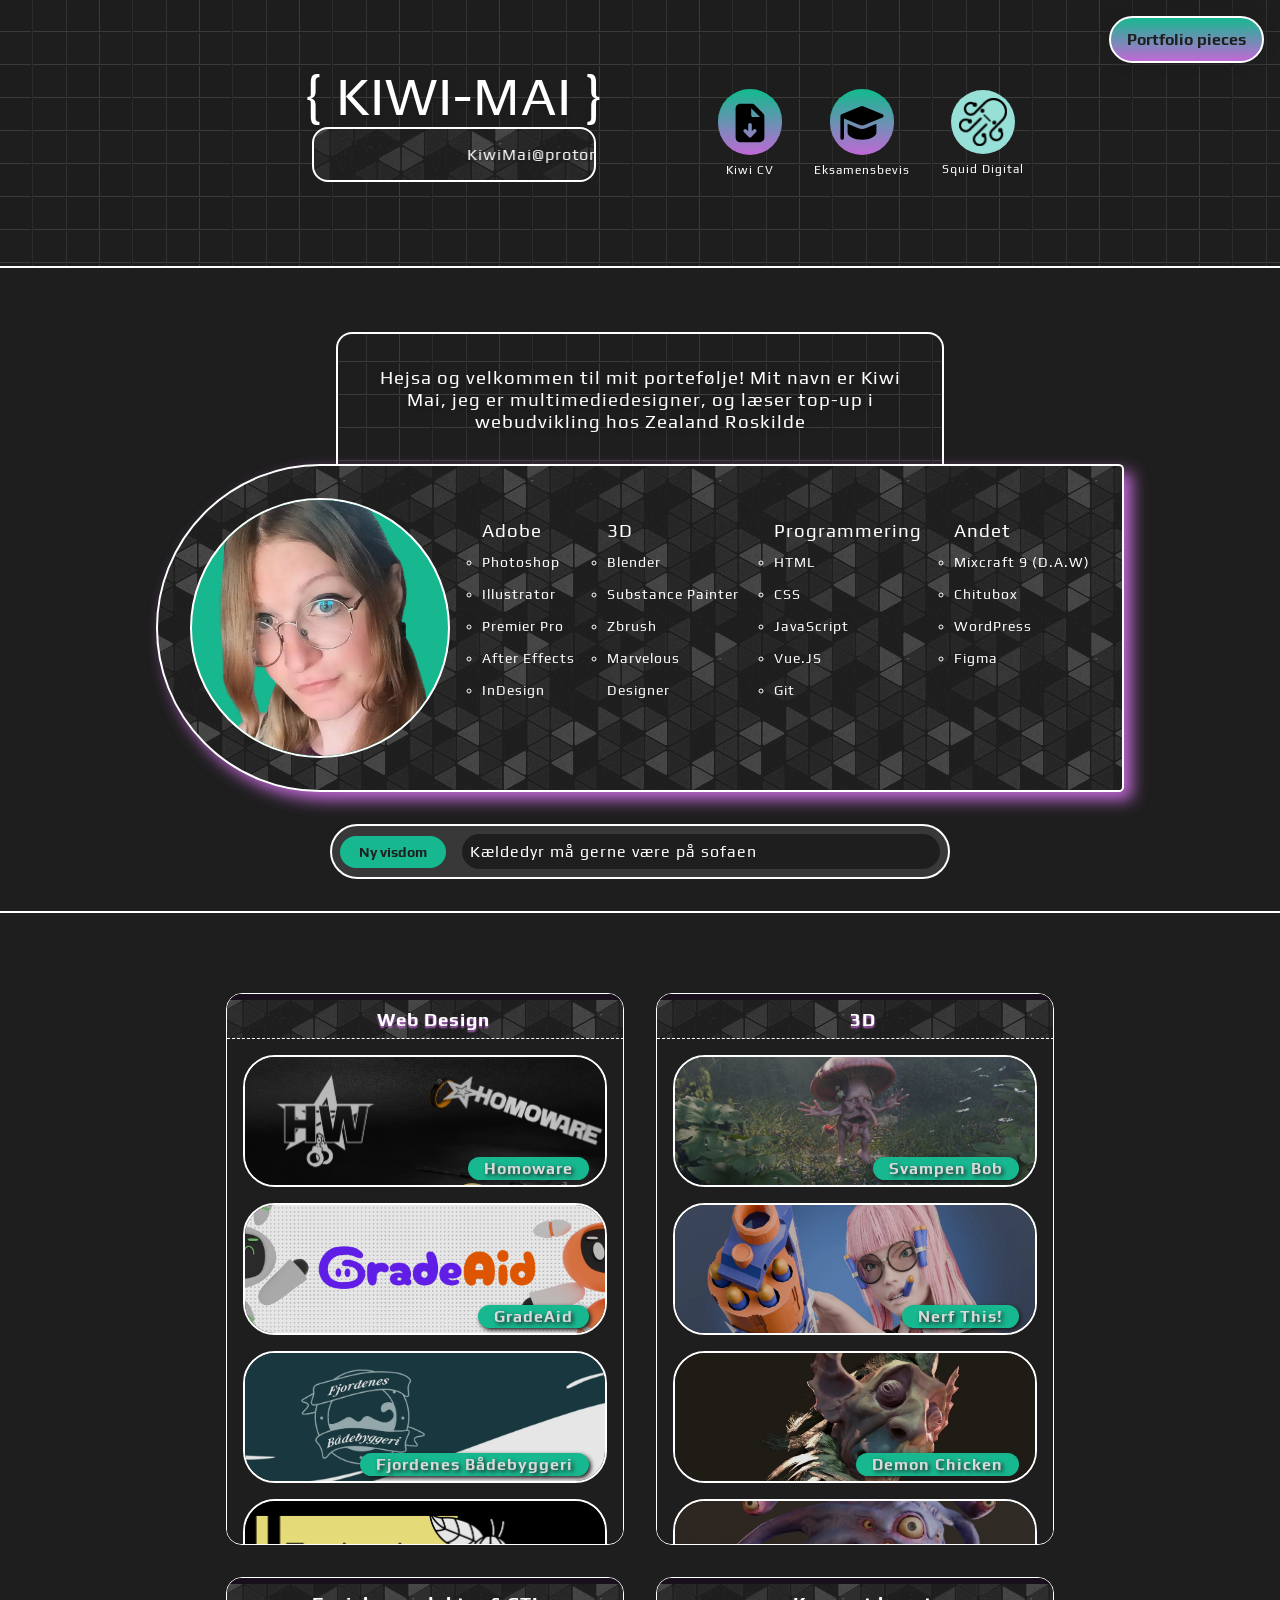
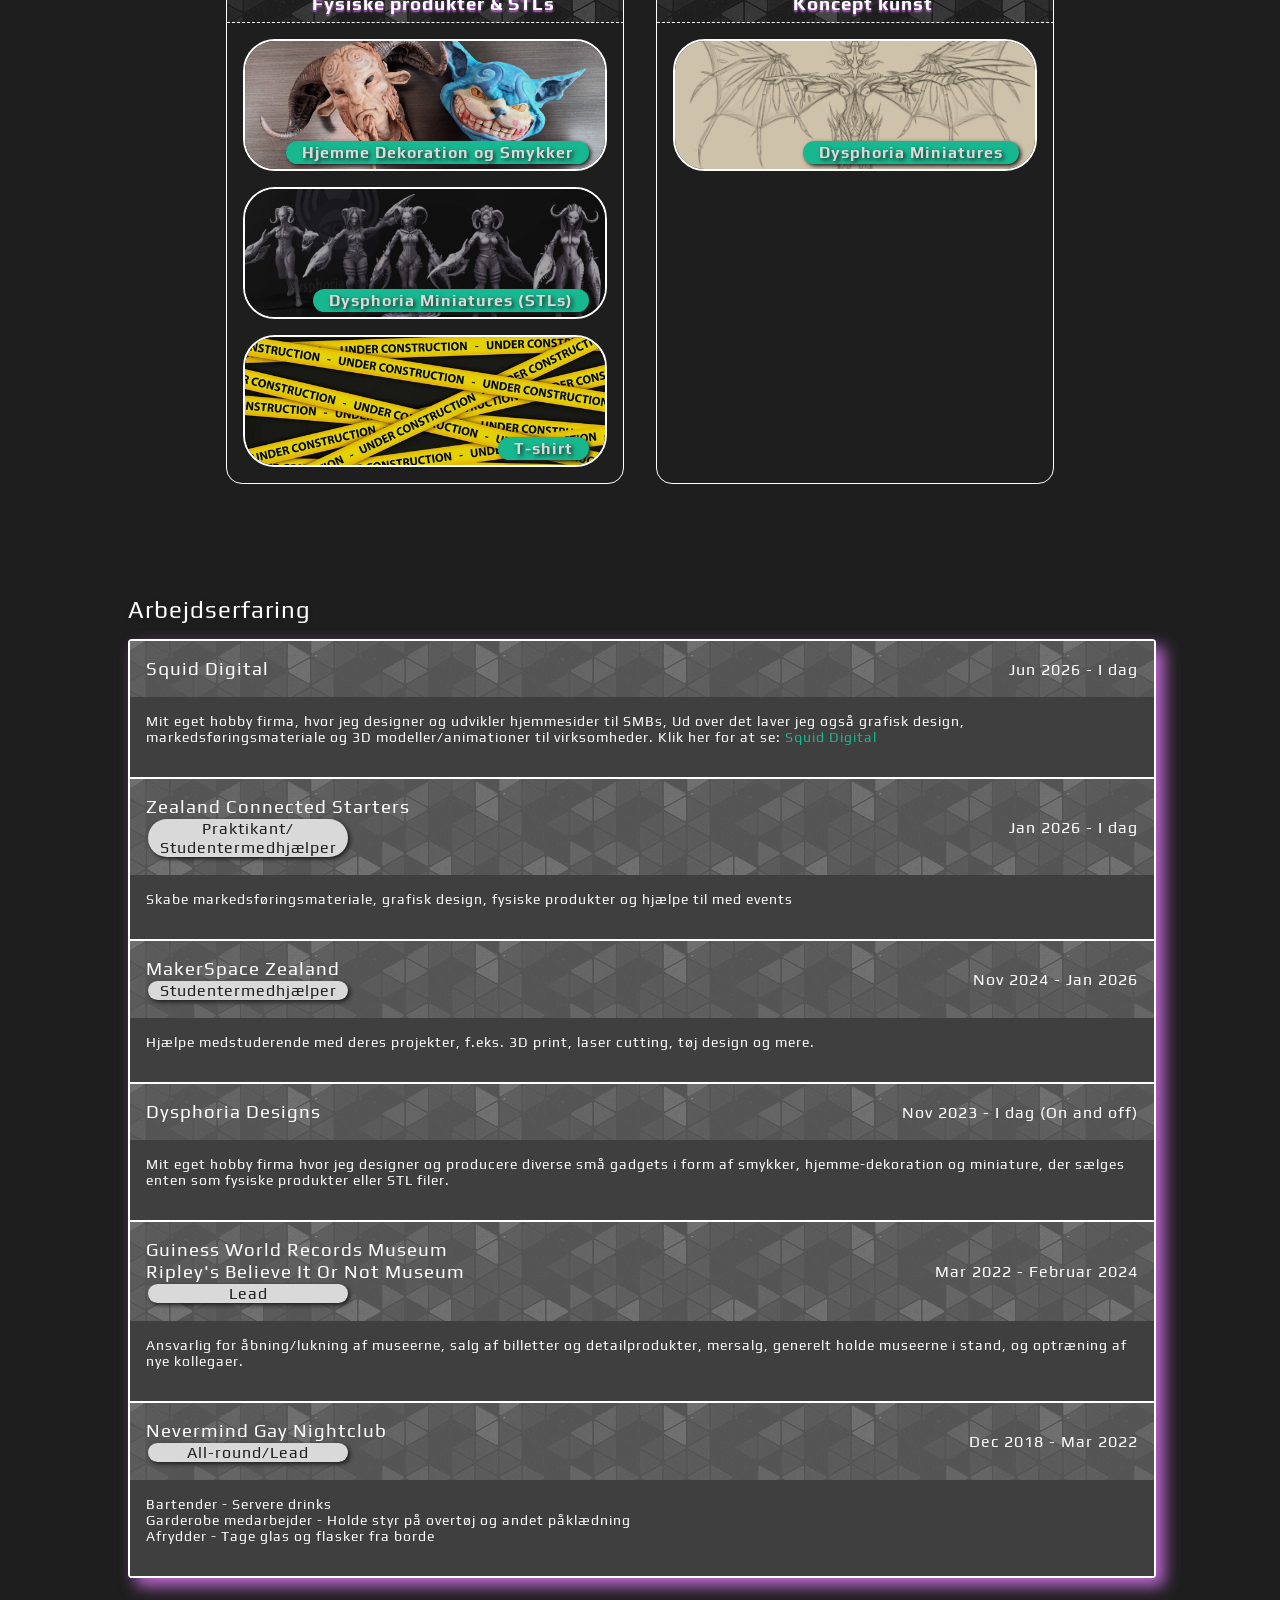
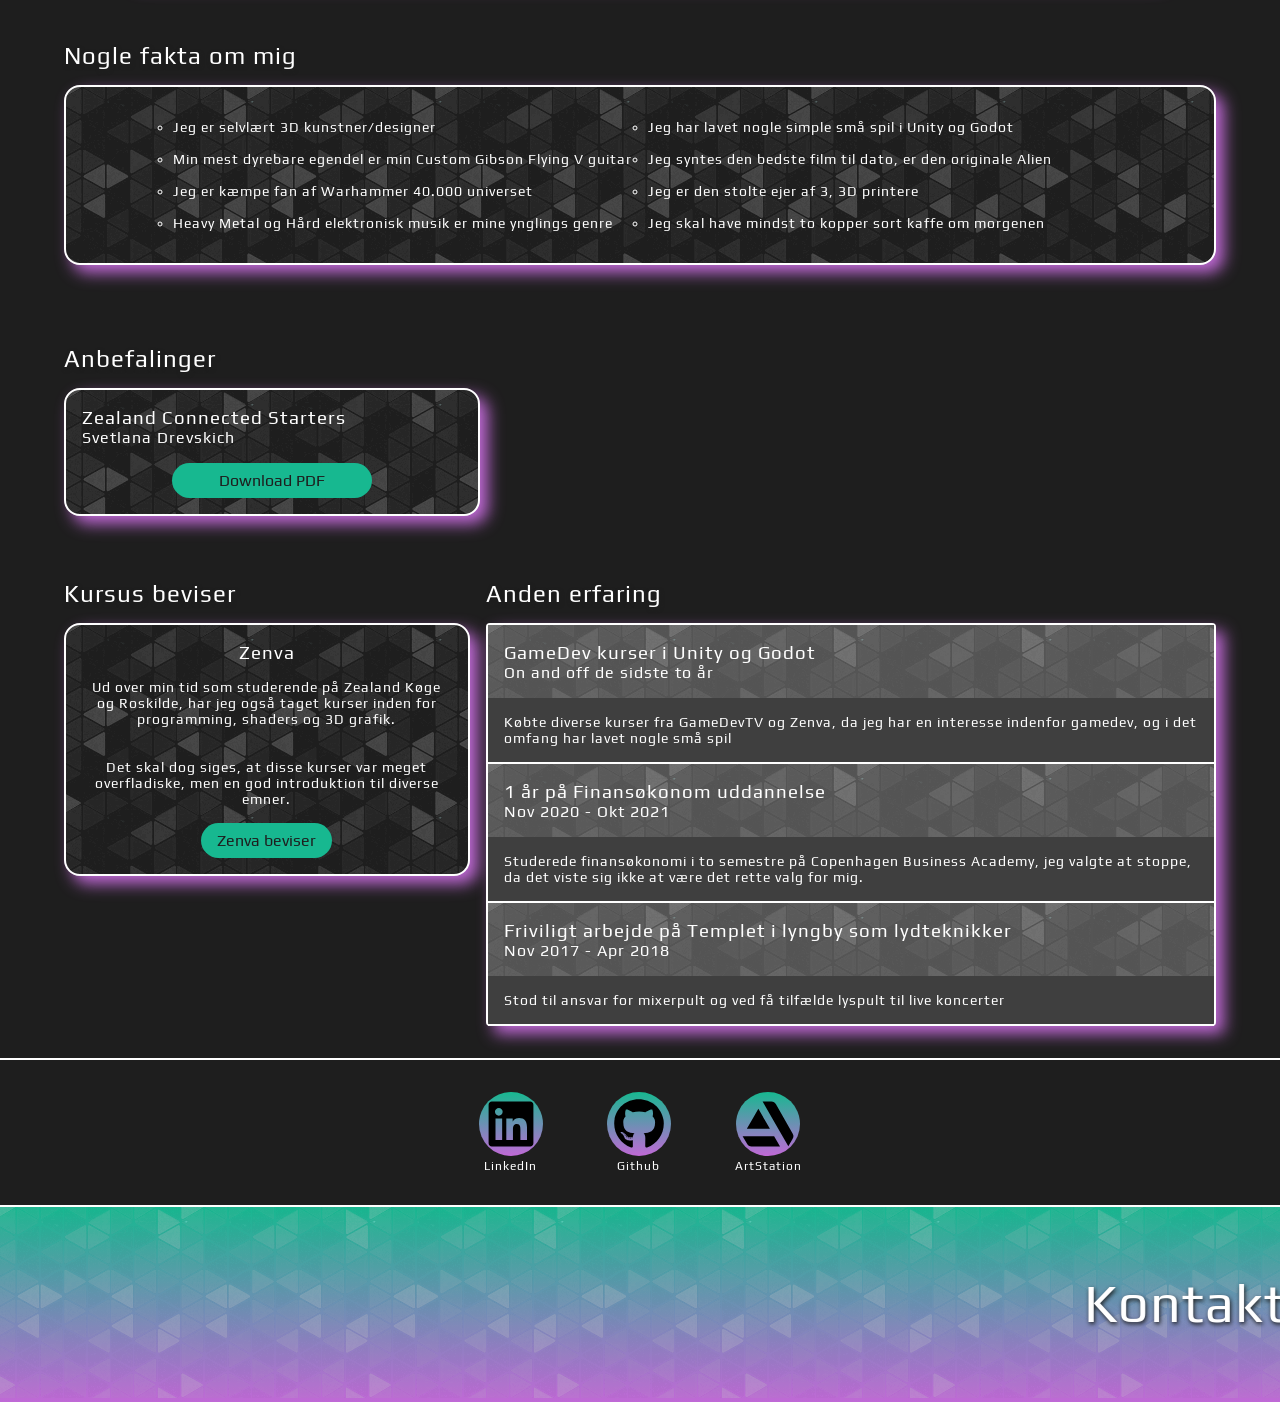
<file: index.html>
<!doctype html>
<html lang="en">

<head>
    <meta charset="UTF-8">
    <meta name="viewport"
        content="width=device-width, user-scalable=yes, initial-scale=1.0, maximum-scale=10.0, minimum-scale=1.0">
    <meta http-equiv="X-UA-Compatible" content="ie=edge">

    <link rel="stylesheet" href="CSS/style.css">
    <link rel="stylesheet" href="CSS/mediaquery.css">
    <link rel="stylesheet" href="CSS/portfolioPiecesCSS.css">

    <link rel="preconnect" href="https://fonts.googleapis.com">
    <link rel="preconnect" href="https://fonts.gstatic.com" crossorigin>
    <link
        href="https://fonts.googleapis.com/css2?family=Comfortaa:wght@300..700&family=Iceland&family=Maven+Pro:wght@400..900&family=Orbitron:wght@400..900&family=Play:wght@400;700&family=Turret+Road:wght@200;300;400;500;700;800&display=swap"
        rel="stylesheet">
    <link rel="icon" type="image/png" href="img/kiwiIcon.png">

    <script defer type="module" src="./JS/app.js"></script>

    <script defer src="./JS/data/portfolioData.js"></script>
    <script defer src="./JS/data/otherExperienceData.js"></script>
    <script defer src="./JS/data/workExperienceData.js"></script>

    <script defer src="JS/portfolioPieces.js"></script>
    <script defer src="JS/workExperiencePieces.js"></script>
    <script defer src="JS/otherExperiencePieces.js"></script>
    <script defer src="JS\wisdom.js"></script>

    <title>Kiwi Portfolio</title>
</head>



<body>

    <!-- portfolio container -->
    <div class="portfolio-container">
        <portfolio-header></portfolio-header>
        <about-me></about-me>
        <portfolio-piece-container></portfolio-piece-container>
    </div>

    <cv-section></cv-section>
    <other-experience-container></other-experience-container>
    <social-links></social-links>
    <portfolio-footer></portfolio-footer>

</body>

</html>
</file>
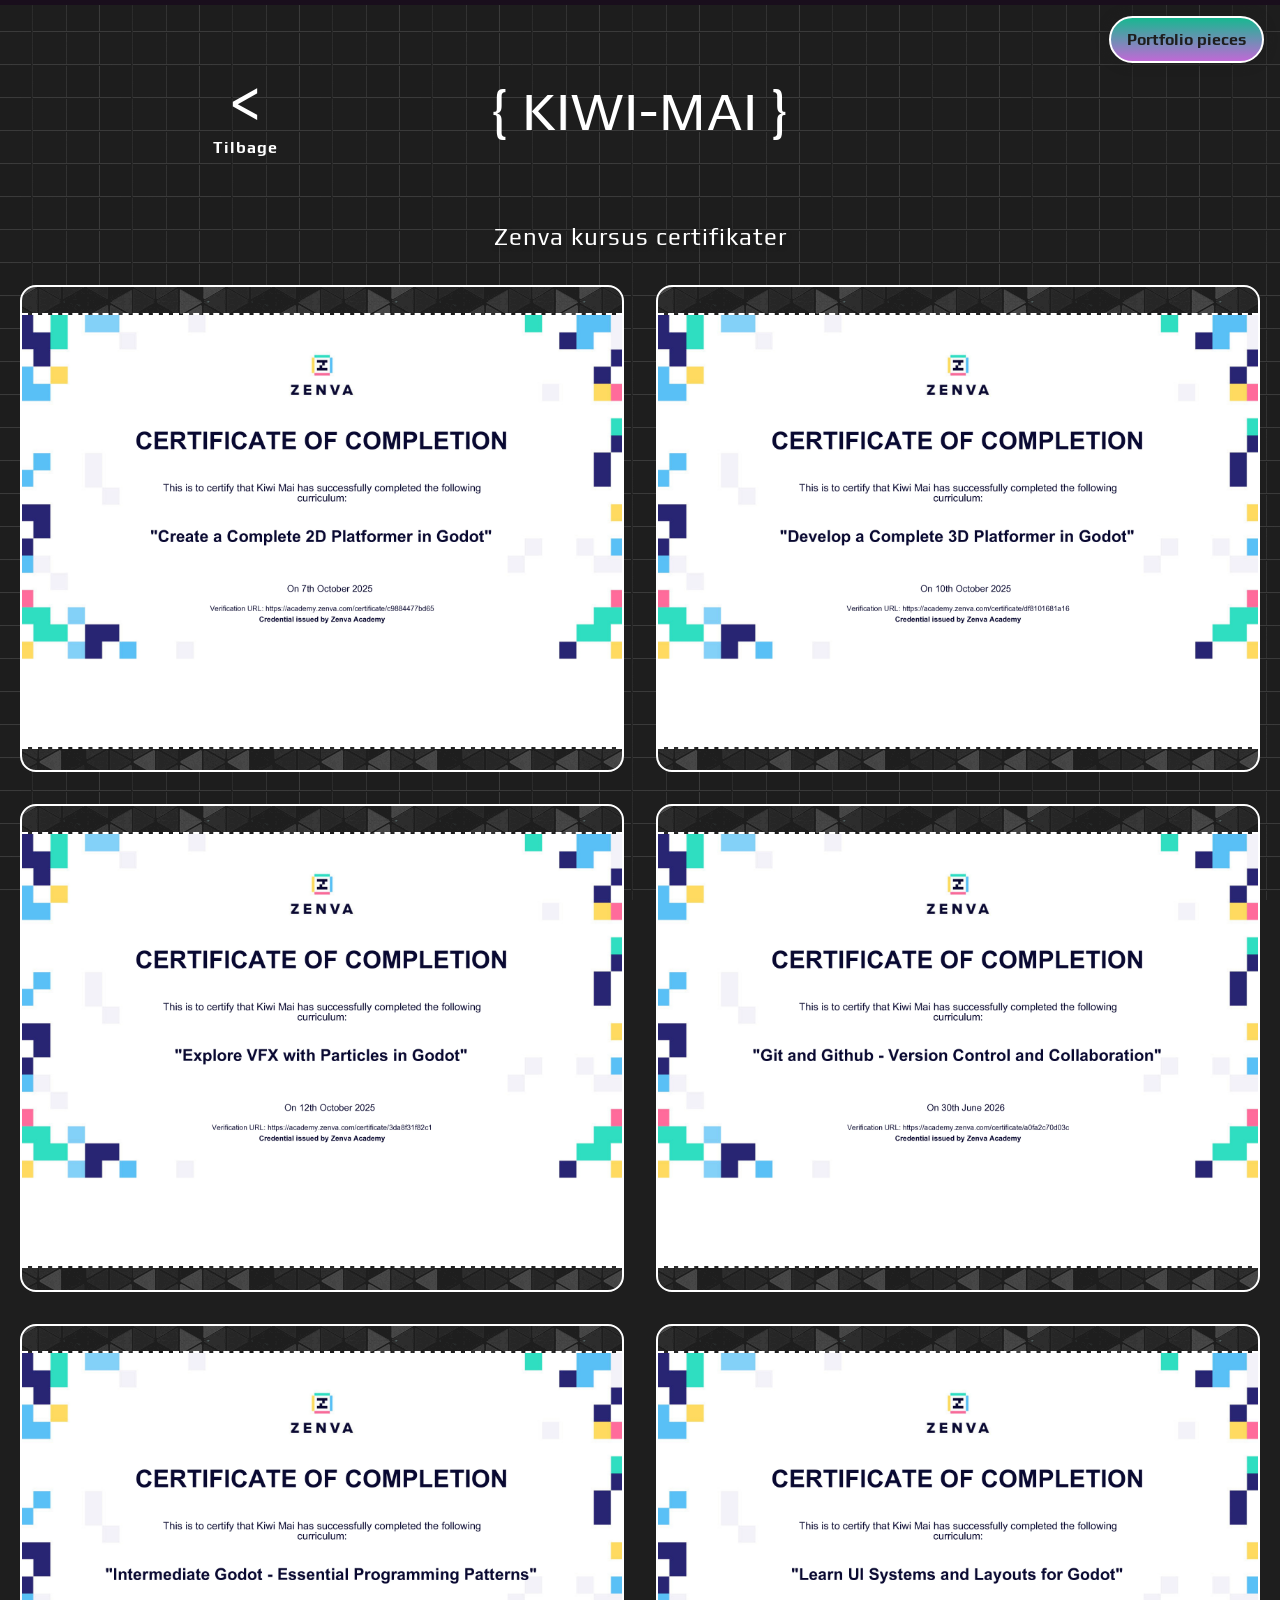
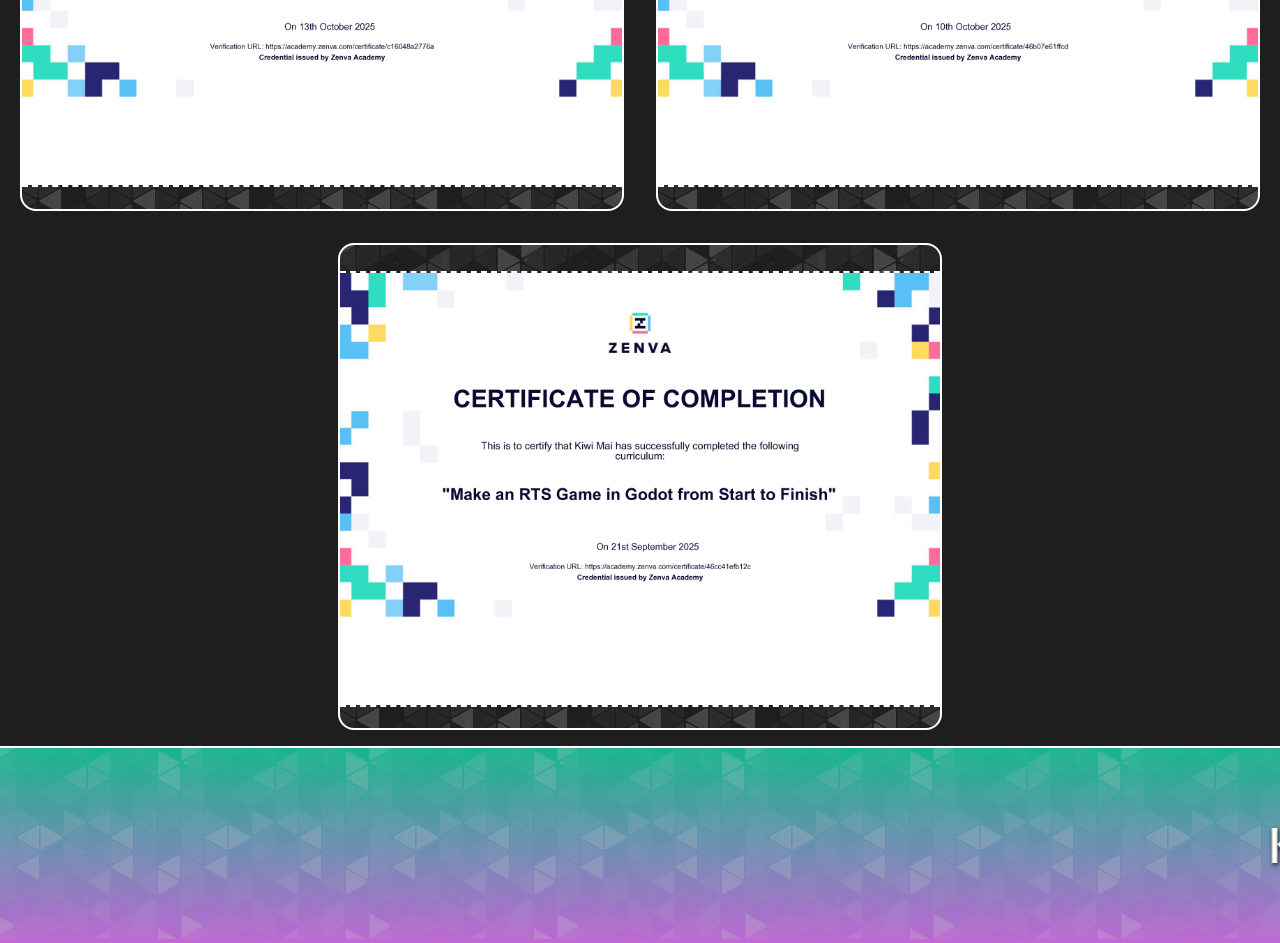
<file: courses.html>
<!doctype html>
<html lang="en">
<head>
    <meta charset="UTF-8">
    <meta name="viewport"
          content="width=device-width, user-scalable=yes, initial-scale=1.0, maximum-scale=10.0, minimum-scale=1.0">
    <meta http-equiv="X-UA-Compatible" content="ie=edge">

    <link rel="preconnect" href="https://fonts.googleapis.com">
    <link rel="preconnect" href="https://fonts.gstatic.com" crossorigin>
    <link href="https://fonts.googleapis.com/css2?family=Orbitron:wght@400..900&display=swap" rel="stylesheet">
    <link href="https://fonts.googleapis.com/css2?family=Comfortaa:wght@300..700&family=Iceland&family=Maven+Pro:wght@400..900&family=Orbitron:wght@400..900&family=Play:wght@400;700&family=Turret+Road:wght@200;300;400;500;700;800&display=swap" rel="stylesheet">

    <link rel="stylesheet" href="CSS/portfolioPiecesCSS.css">
    <link rel="icon" type="image/png" href="img/kiwiIcon.png">
    <script type="module">
        import "./JS/webComponents/portfolioPieceHeader.js";
        import "./JS/webComponents/footer.js";
    </script>

    <title>Portfolio Piece Template</title>
</head>
<body>

<portfolio-piece-header root-page></portfolio-piece-header>
<div class="intro-text">
    <h2>Zenva kursus certifikater</h2>
</div>
<section class="course-container">

<div class="image-container image-container-course">
    <img src="img/courseImgs/Zenva Create a complete 2D Platformer in Godot.webp">
</div>
<div class="image-container image-container-course">
    <img src="img/courseImgs/Zenva Develop a Complete 3D Platformer in Godot.webp">
</div>
<div class="image-container image-container-course">
    <img src="img/courseImgs/Zenva Explore VFX with Particles in Godot.webp">
</div>
<div class="image-container image-container-course">
    <img src="img/courseImgs/Zenva Git and Github - Version Control and Collaboration.webp">
</div>
<div class="image-container image-container-course">
    <img src="img/courseImgs/Zenva Intermediate Godot - Essential Programming Patterns.webp">
</div>
<div class="image-container image-container-course">
    <img src="img/courseImgs/Zenva Learn UI Systems and Layouts for Godot.webp">
</div>
<div class="image-container image-container-course">
    <img src="img/courseImgs/Zenva Make an RTS Game in Godot from Start to Finish.webp">
</div>

</section>

<portfolio-footer></portfolio-footer>
</body>
</html>
</file>
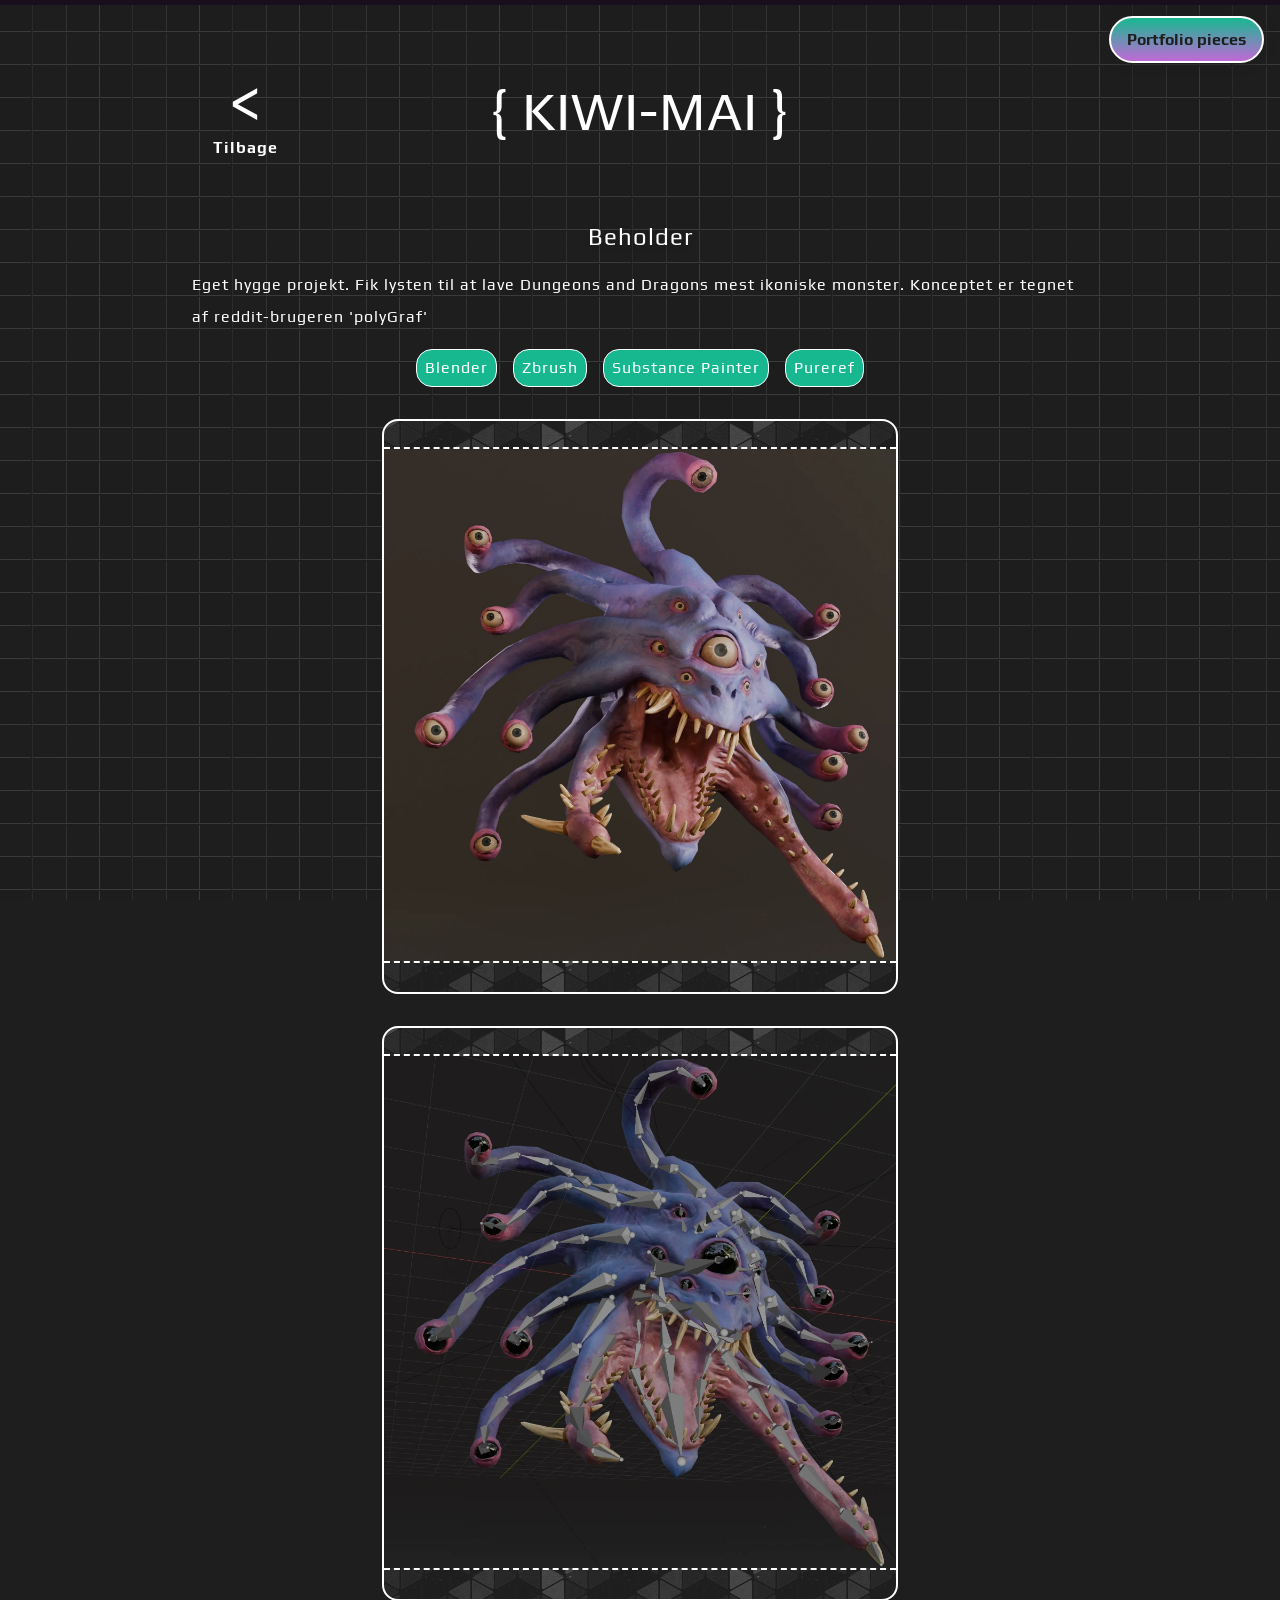
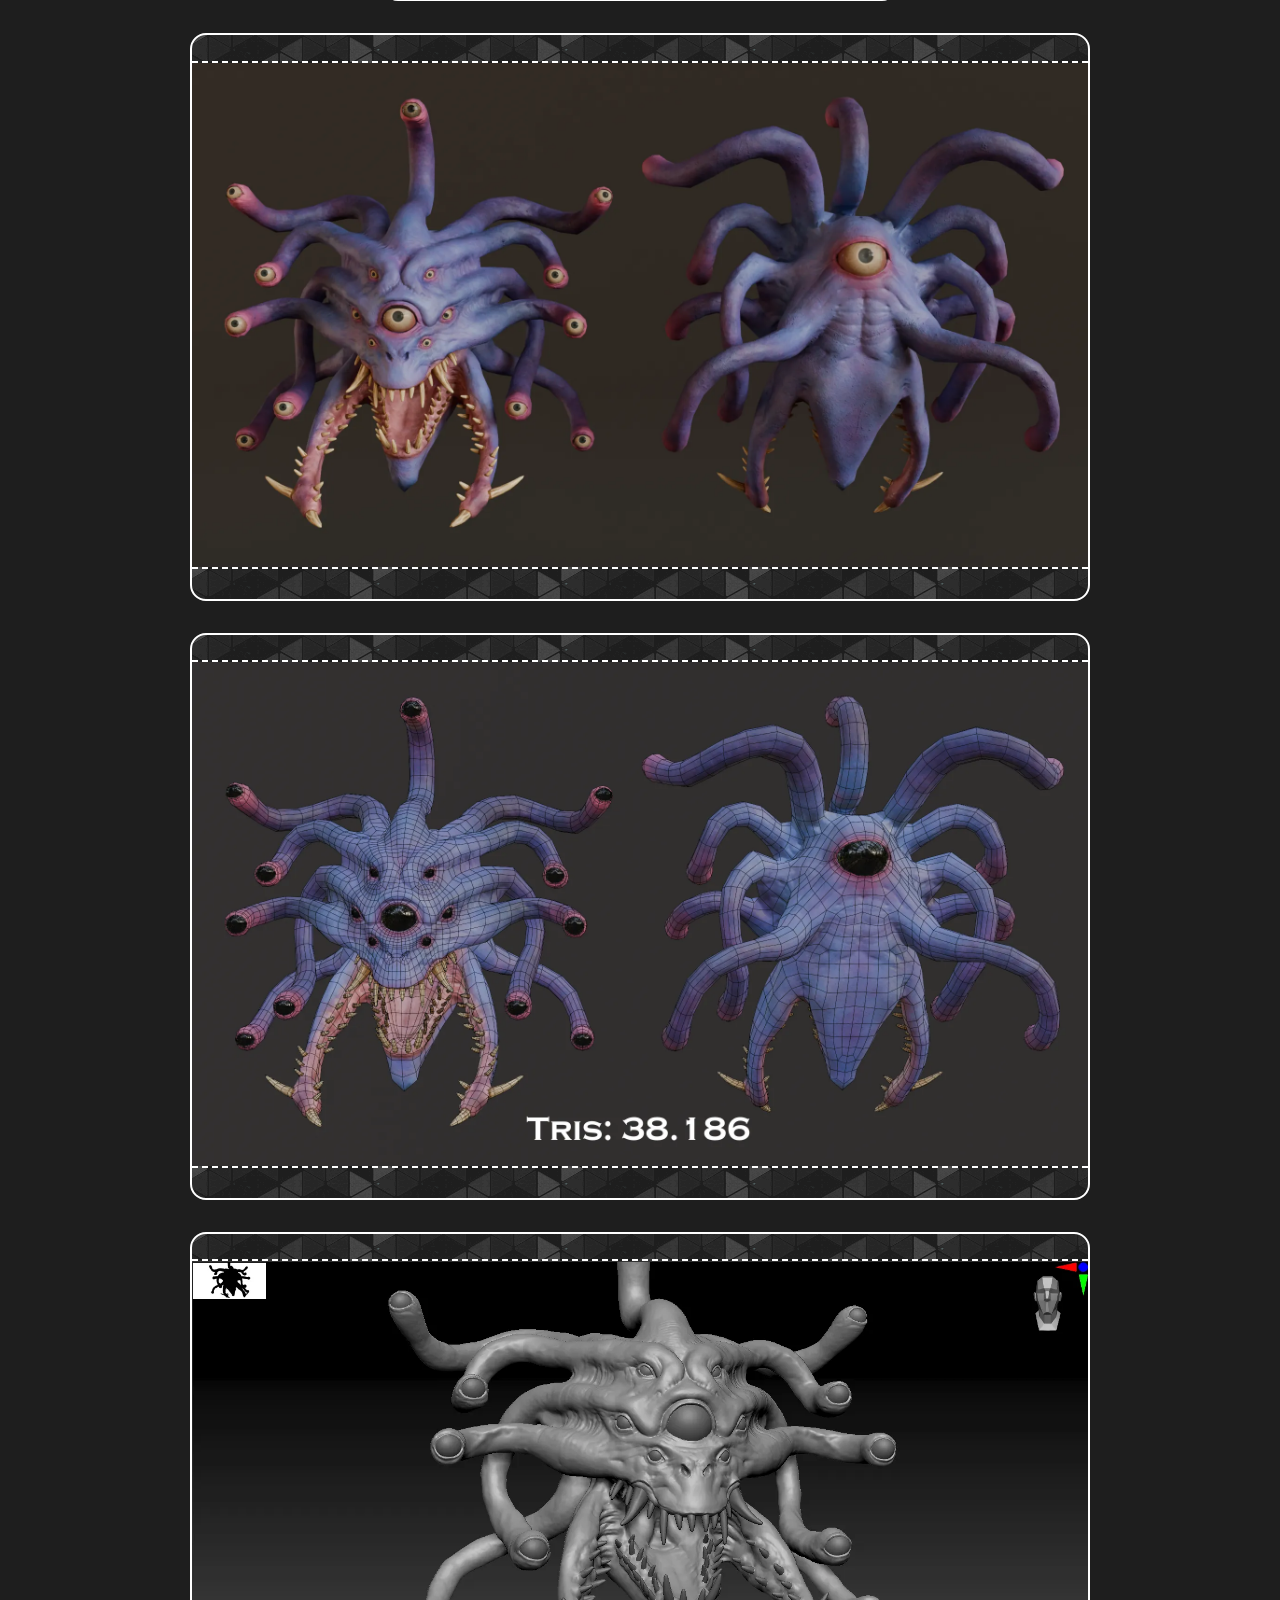
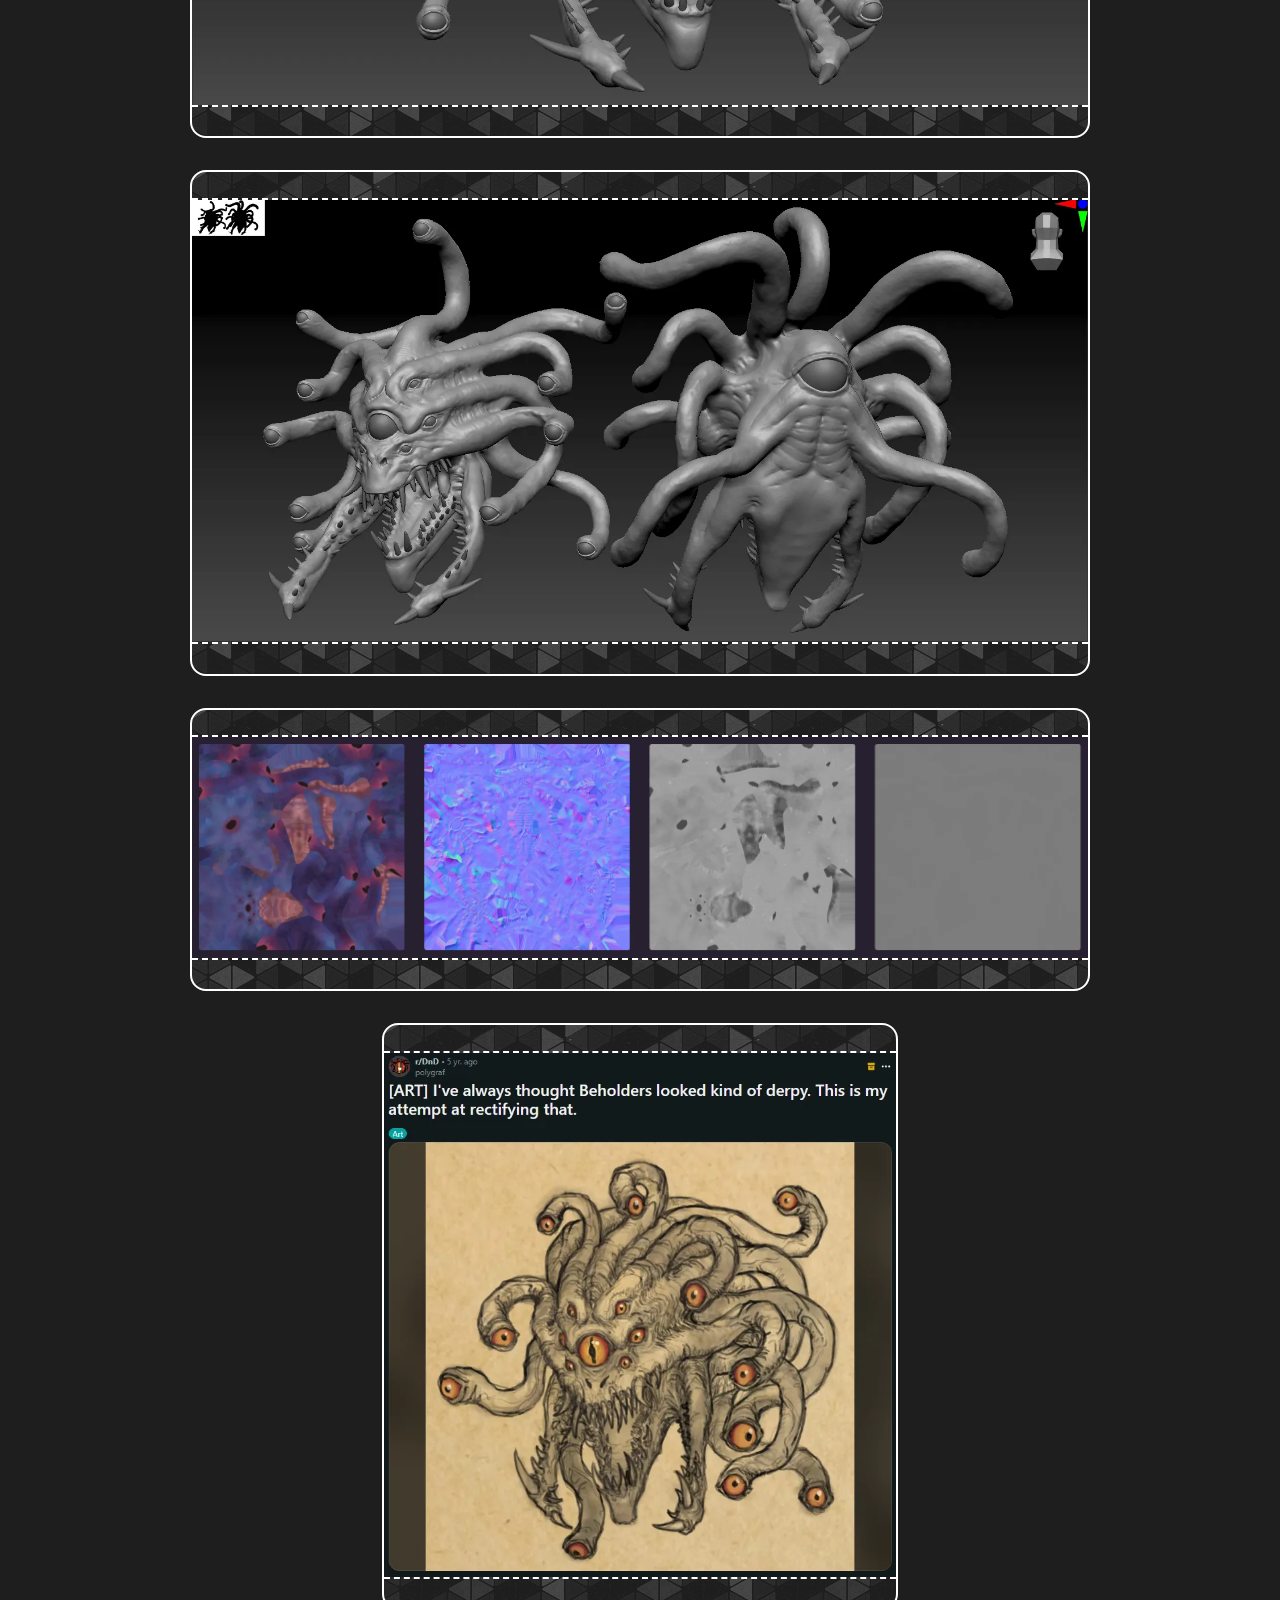
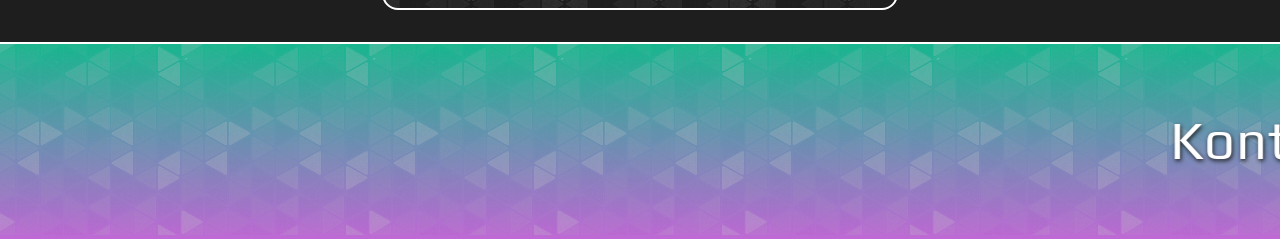
<file: portfolioPiecesDir/beholder.html>
<!doctype html>
<html lang="en">
<head>
    <meta charset="UTF-8">
    <meta name="viewport"
          content="width=device-width, user-scalable=yes, initial-scale=1.0, maximum-scale=10.0, minimum-scale=1.0">
    <meta http-equiv="X-UA-Compatible" content="ie=edge">

    <link rel="preconnect" href="https://fonts.googleapis.com">
    <link rel="preconnect" href="https://fonts.gstatic.com" crossorigin>
    <link href="https://fonts.googleapis.com/css2?family=Orbitron:wght@400..900&display=swap" rel="stylesheet">
    <link href="https://fonts.googleapis.com/css2?family=Comfortaa:wght@300..700&family=Iceland&family=Maven+Pro:wght@400..900&family=Orbitron:wght@400..900&family=Play:wght@400;700&family=Turret+Road:wght@200;300;400;500;700;800&display=swap" rel="stylesheet">

    <link rel="stylesheet" href="../CSS/portfolioPiecesCSS.css">
    <script defer type="module" src="../JS/app.js"></script>

    <link rel="icon" type="image/png" href="../img/kiwiIcon.png">
    <title>Beholder</title>
</head>
<body>

<!-- Copy this template whenever a new portfolio piece has to be created,
 add references to other folders if needed for the particular piece-->

<portfolio-piece-header></portfolio-piece-header>
<div class="intro-text">
    <h2>Beholder</h2>
    <p>Eget hygge projekt. Fik lysten til at lave Dungeons and Dragons mest ikoniske monster. Konceptet er tegnet af reddit-brugeren 'polyGraf'</p>
</div>

<div class="intro-text portfolio-subject">
    <p>Blender</p>
    <p>Zbrush</p>
    <p>Substance Painter</p>
    <p>Pureref</p>
</div>

<div class="image-container image-container-tall">
    <img src="../img/portfolioImgs/beholder/Render test 2.webp">
</div>

<div class="image-container image-container-tall">
    <img src="../img/portfolioImgs/beholder/Render test 3.webp">
</div>

<div class="image-container">
    <img src="../img/portfolioImgs/beholder/Render test 4.webp">
</div>

<div class="image-container">
    <img src="../img/portfolioImgs/beholder/Render test 5 with tris.webp">
</div>

<div class="image-container">
    <img src="../img/portfolioImgs/beholder/Screenshot%20(1255).webp">
</div>

<div class="image-container">
    <img src="../img/portfolioImgs/beholder/Screenshot%20(1254).webp">
</div>

<div class="image-container">
    <img src="../img/portfolioImgs/beholder/Screenshot%20(1251).webp">
</div>

<div class="image-container image-container-tall">
    <img src="../img/portfolioImgs/beholder/Screenshot%20(1250).webp">
</div>

<!-- footer -->
<portfolio-footer></portfolio-footer>
</body>
</html>
</file>
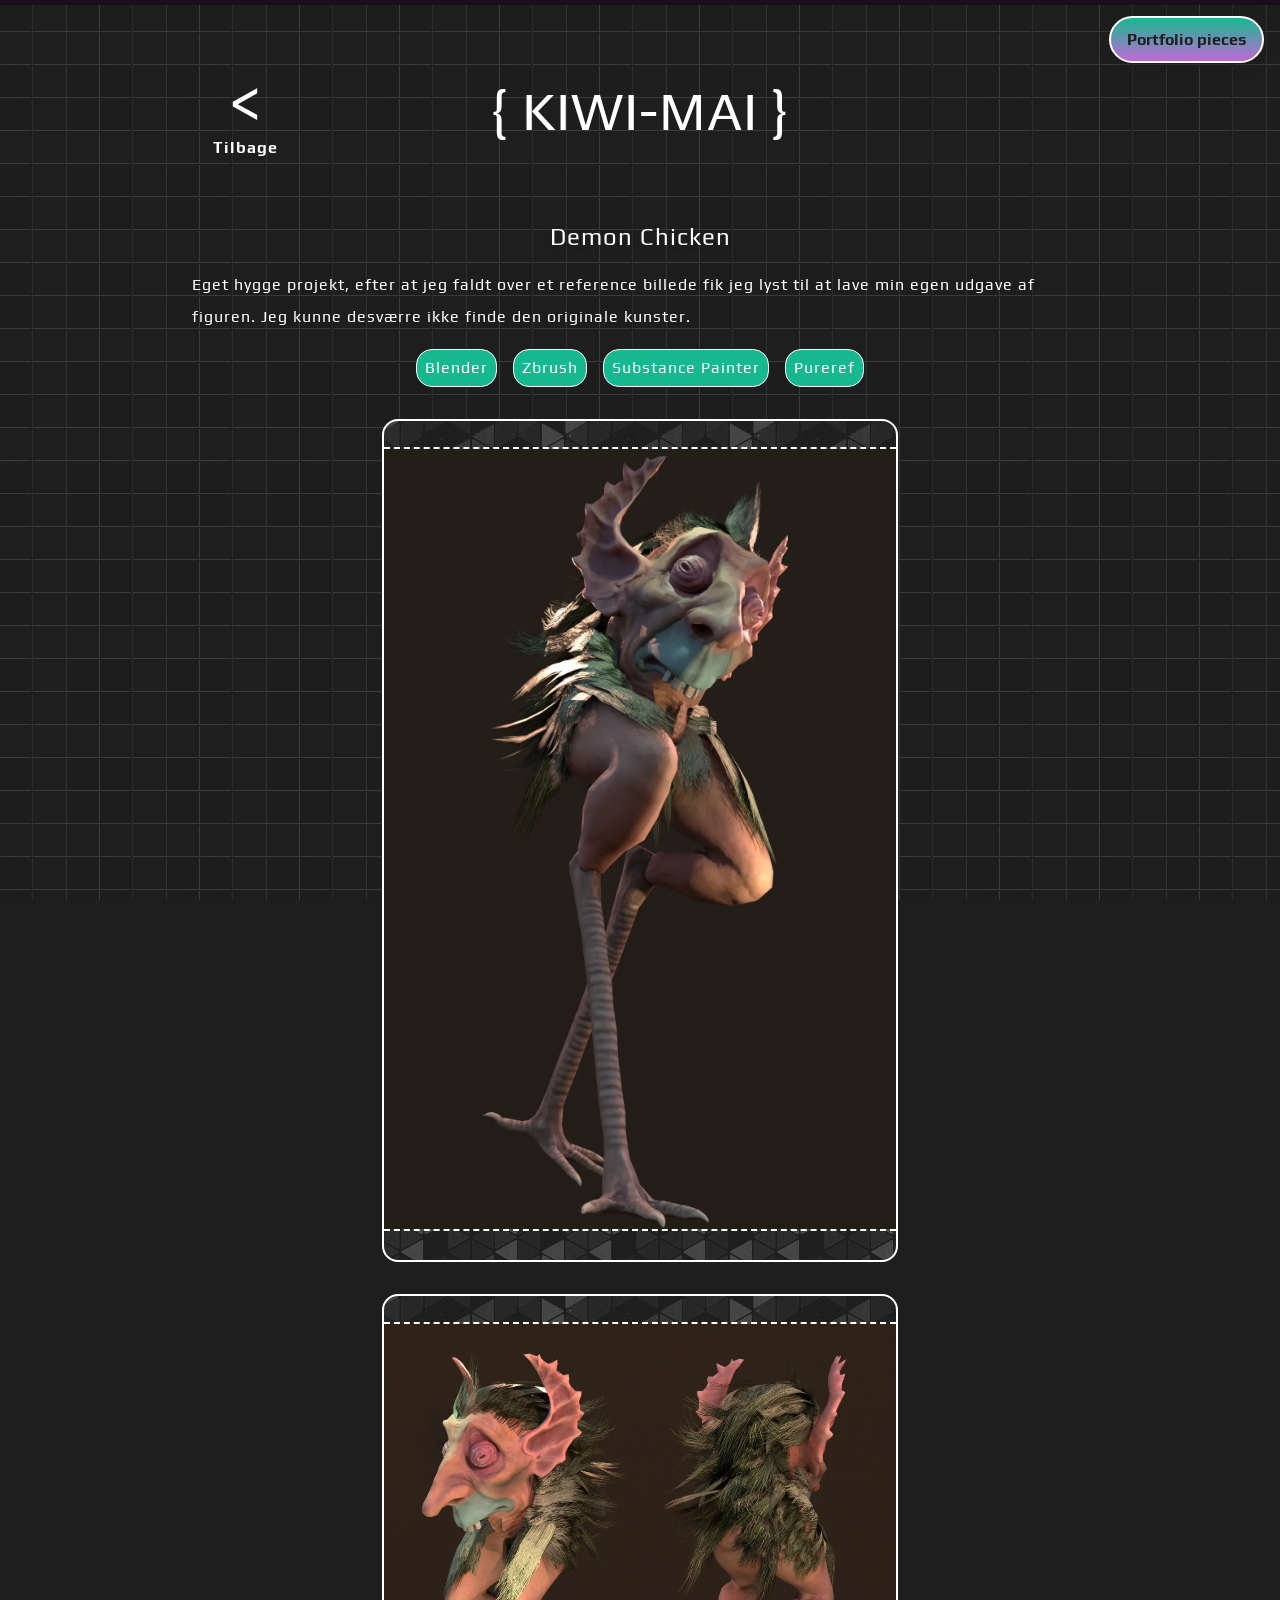
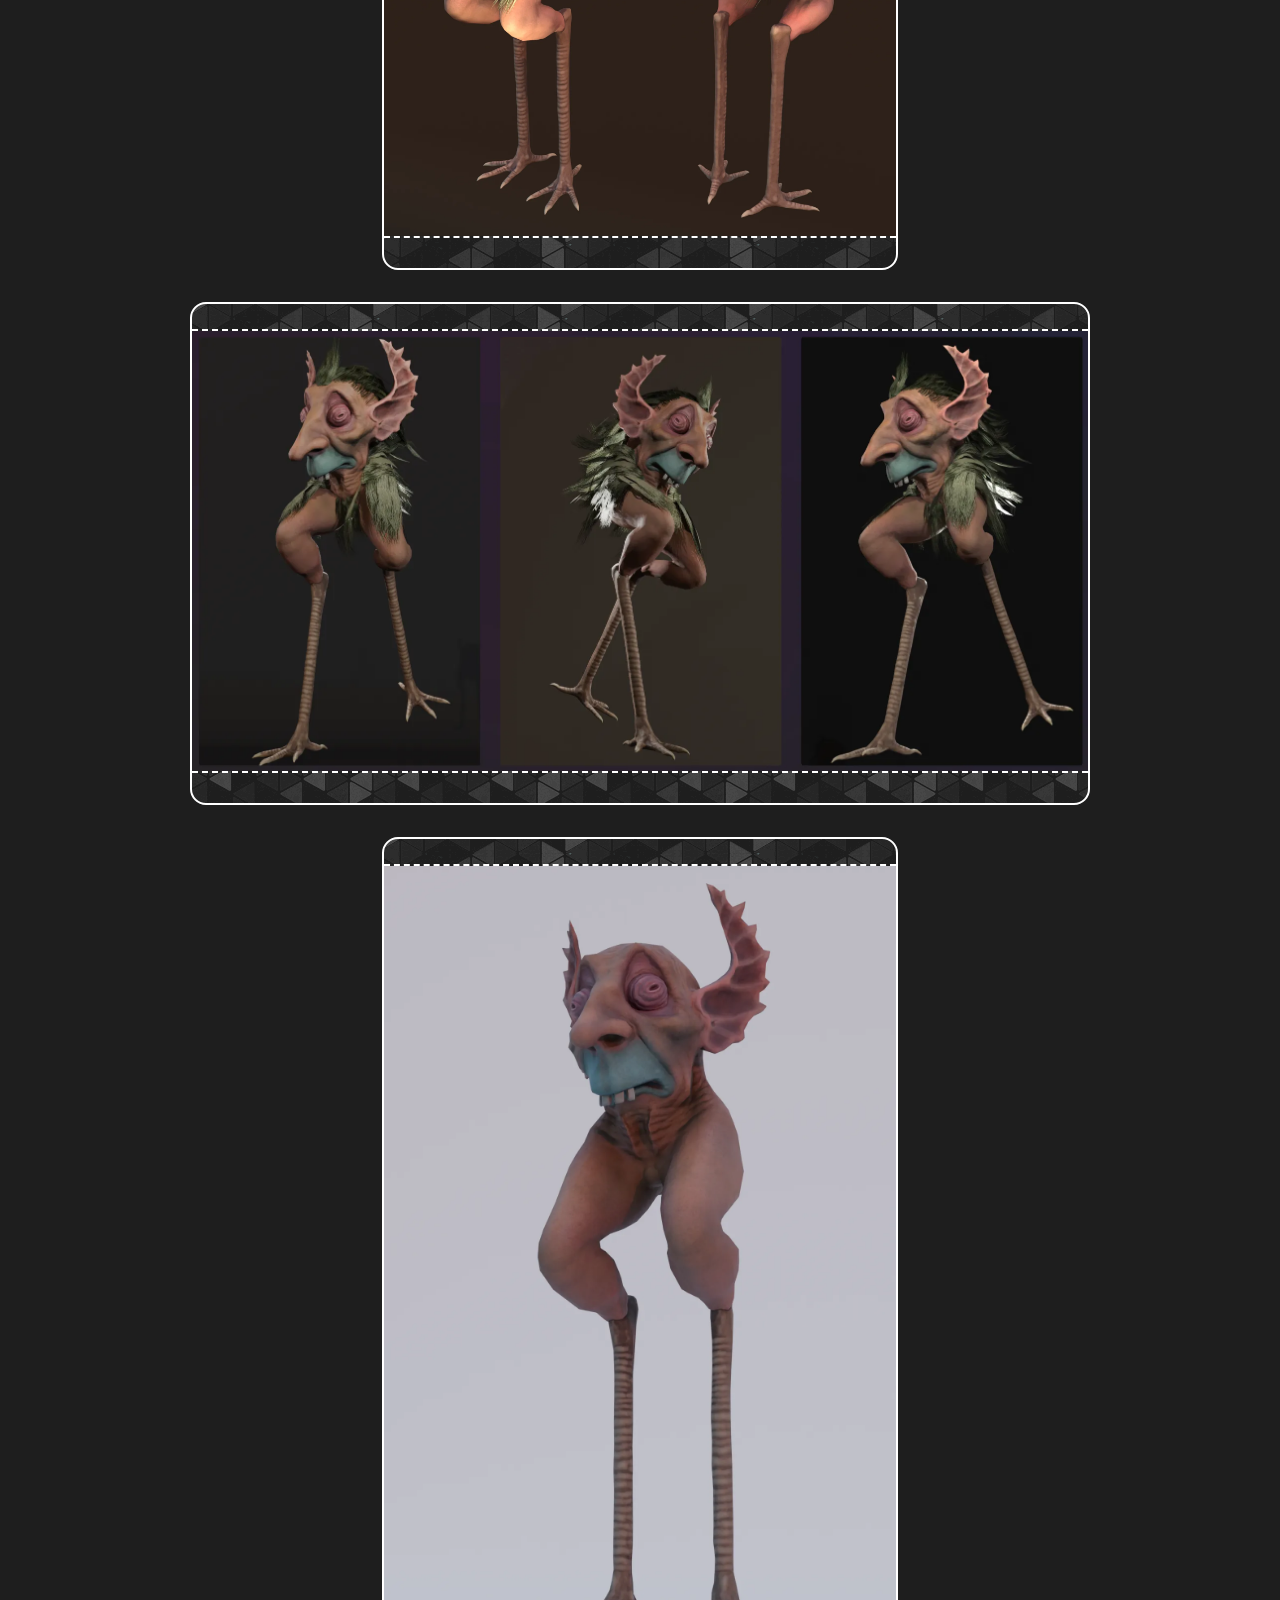
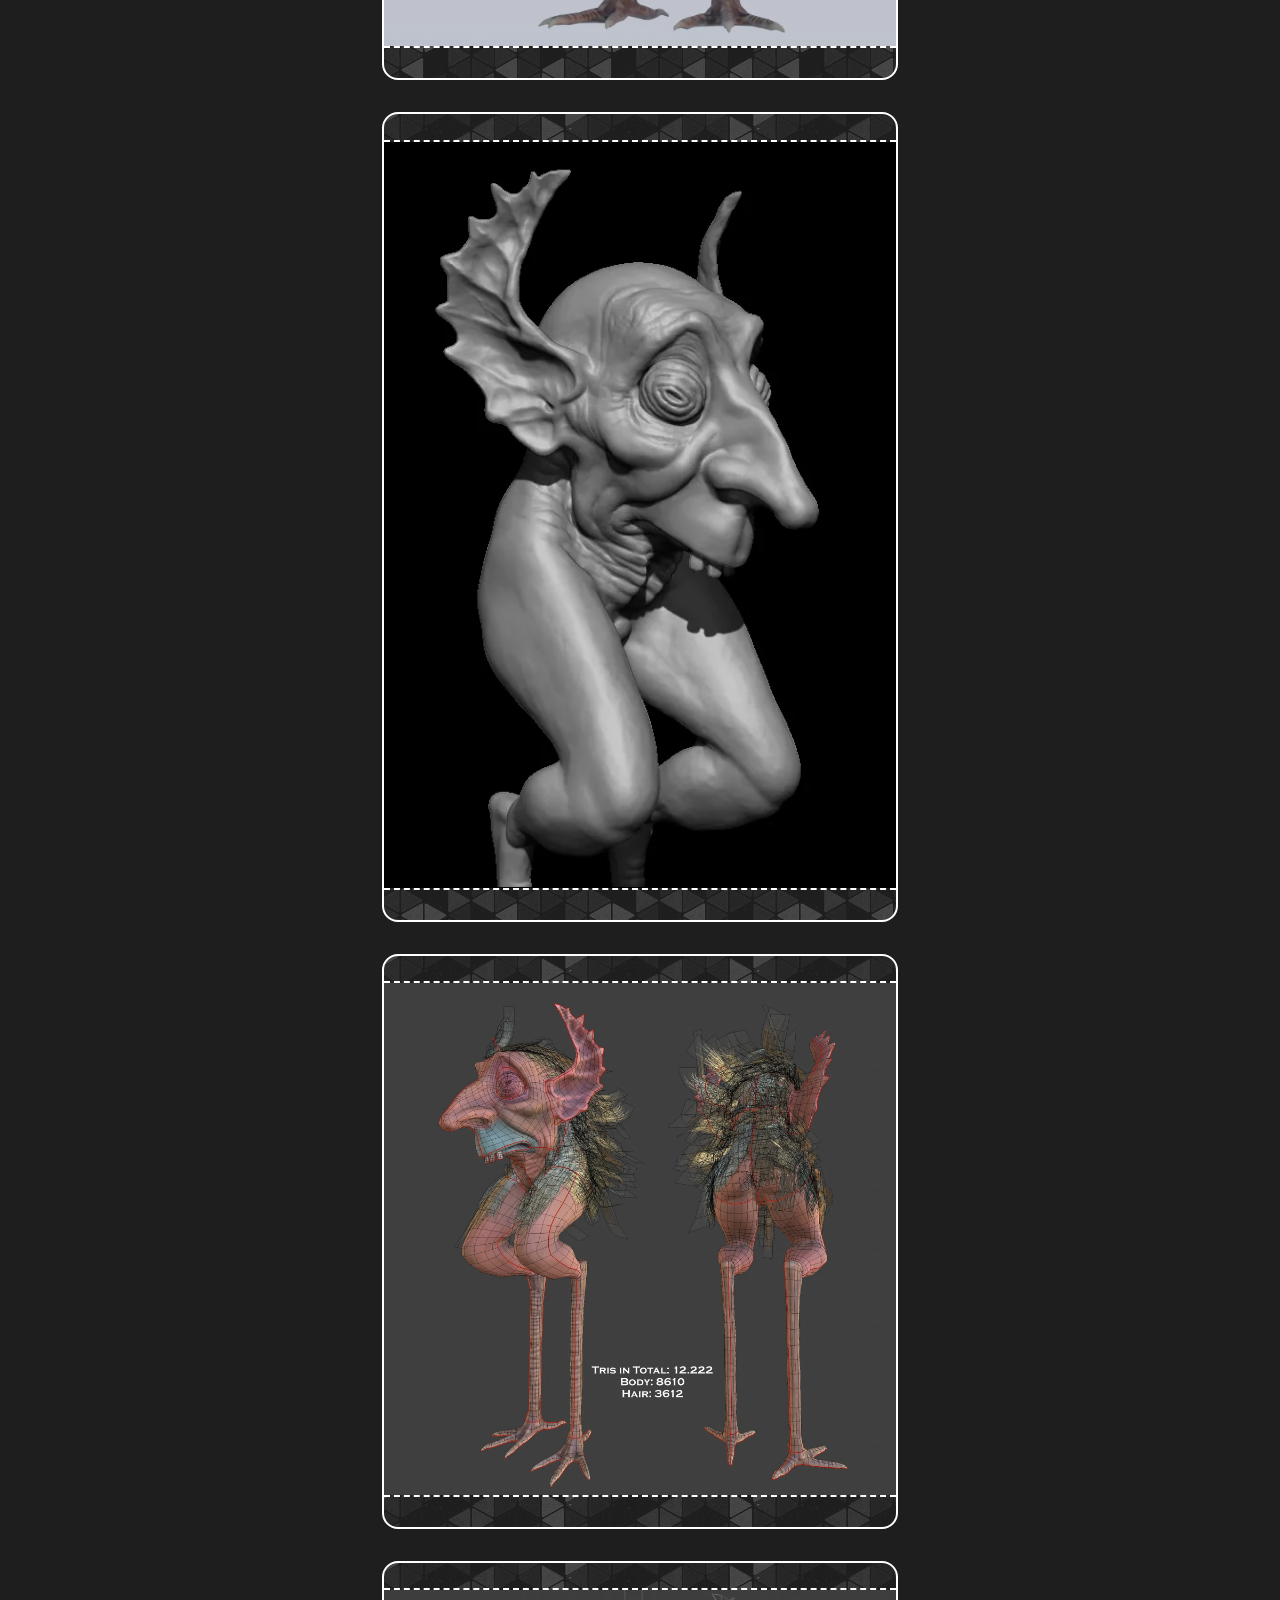
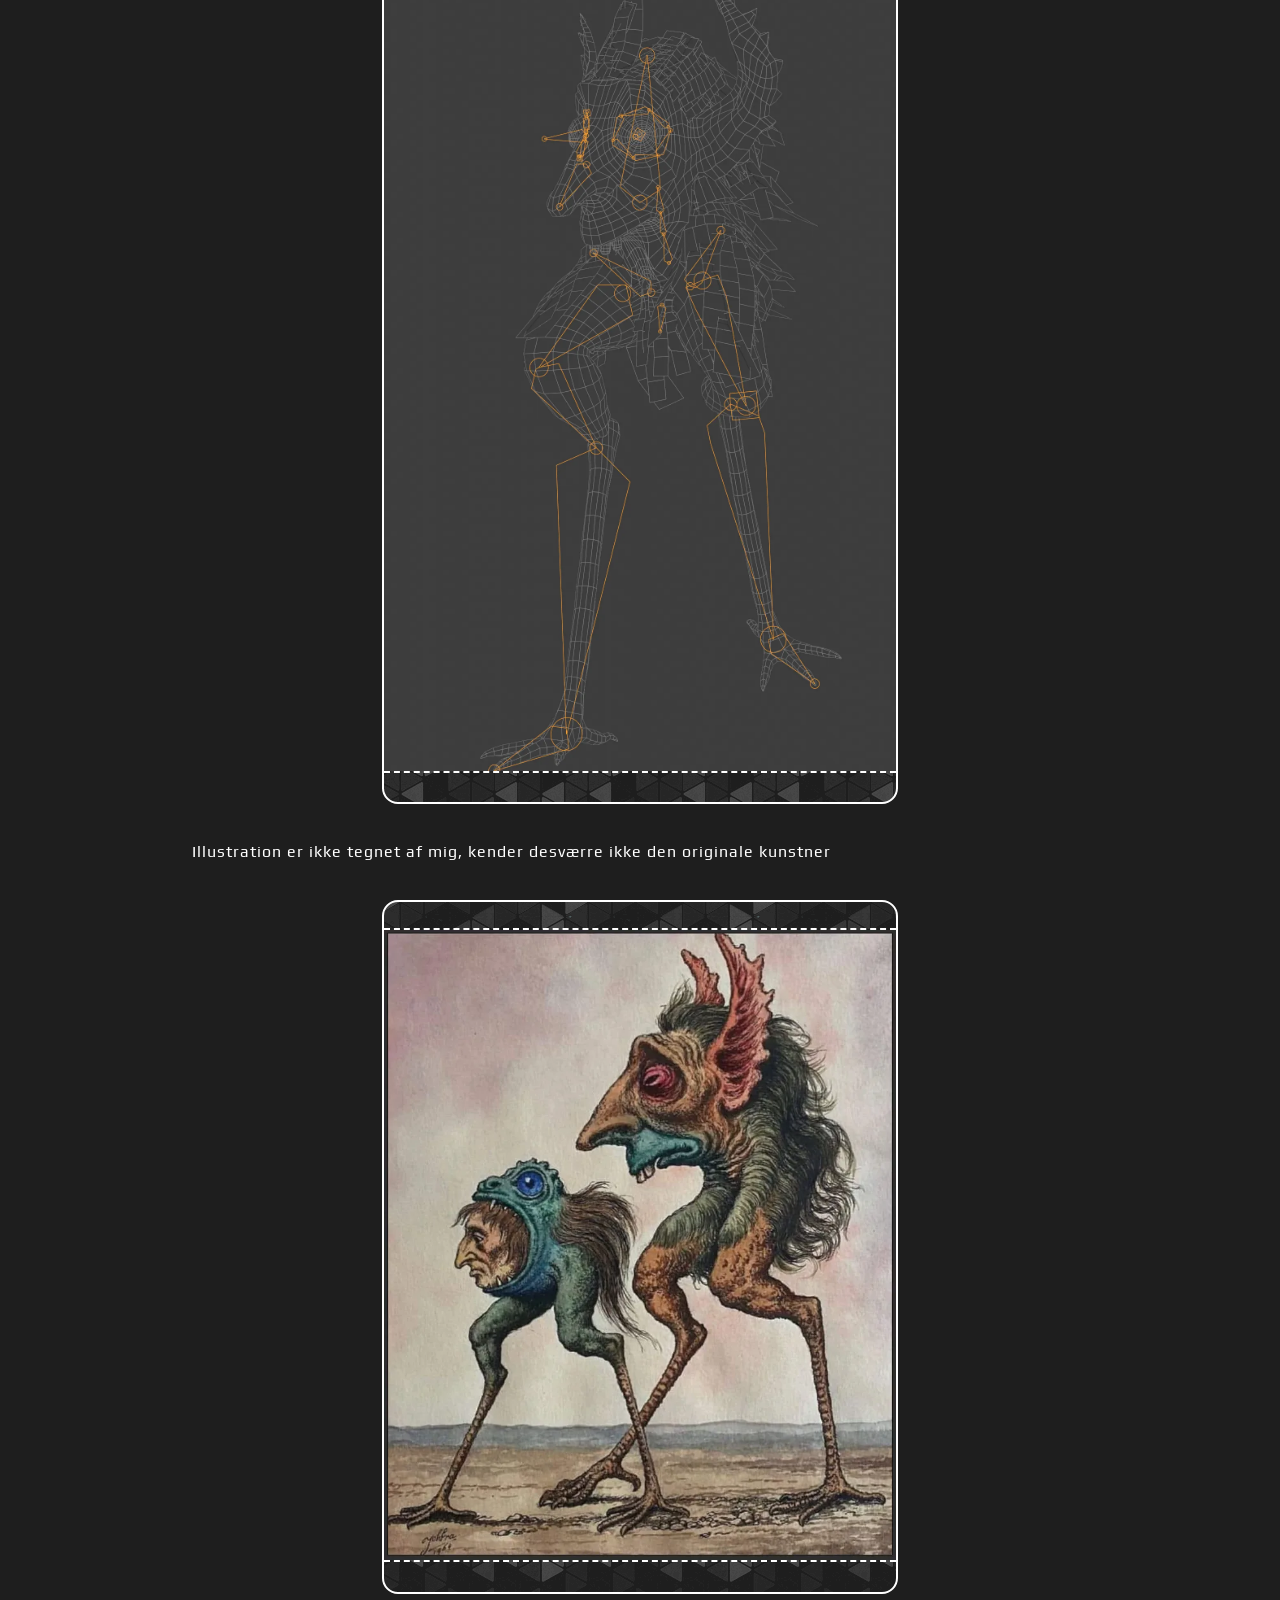
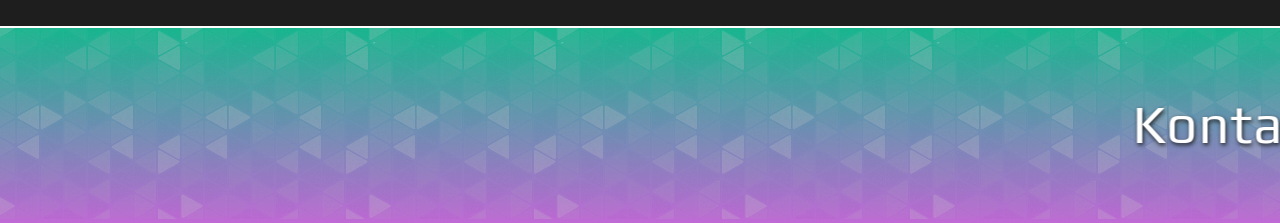
<file: portfolioPiecesDir/demonChicken.html>
<!doctype html>
<html lang="en">
<head>
    <meta charset="UTF-8">
    <meta name="viewport"
          content="width=device-width, user-scalable=yes, initial-scale=1.0, maximum-scale=10.0, minimum-scale=1.0">
    <meta http-equiv="X-UA-Compatible" content="ie=edge">

    <link rel="preconnect" href="https://fonts.googleapis.com">
    <link rel="preconnect" href="https://fonts.gstatic.com" crossorigin>
    <link href="https://fonts.googleapis.com/css2?family=Orbitron:wght@400..900&display=swap" rel="stylesheet">
    <link href="https://fonts.googleapis.com/css2?family=Comfortaa:wght@300..700&family=Iceland&family=Maven+Pro:wght@400..900&family=Orbitron:wght@400..900&family=Play:wght@400;700&family=Turret+Road:wght@200;300;400;500;700;800&display=swap" rel="stylesheet">

    <link rel="stylesheet" href="../CSS/portfolioPiecesCSS.css">
    <script defer type="module" src="../JS/app.js"></script>

    <link rel="icon" type="image/png" href="../img/kiwiIcon.png">
    <title>Demon Chicken</title>
</head>
<body>

<!-- Copy this template whenever a new portfolio piece has to be created,
 add references to other folders if needed for the particular piece-->

<portfolio-piece-header></portfolio-piece-header>
<div class="intro-text">
    <h2>Demon Chicken</h2>
    <p>Eget hygge projekt, efter at jeg faldt over et reference billede fik jeg lyst til at lave min egen udgave af figuren. Jeg kunne desværre ikke finde den originale kunster.</p>
</div>

<div class="intro-text portfolio-subject">
    <p>Blender</p>
    <p>Zbrush</p>
    <p>Substance Painter</p>
    <p>Pureref</p>
</div>

<div class="image-container image-container-tall">
    <img src="../img/portfolioImgs/demonChicken/Render test 6.webp">
</div>

<div class="image-container image-container-tall">
    <img src="../img/portfolioImgs/demonChicken/Render test 9.webp">
</div>

<div class="image-container">
    <img src="../img/portfolioImgs/demonChicken/Screenshot%20(1336)%202.webp">
</div>

<div class="image-container image-container-tall">
    <img src="../img/portfolioImgs/demonChicken/Render%20test%201.webp">
</div>

<div class="image-container image-container-tall">
    <img src="../img/portfolioImgs/demonChicken/Chicken%20demon%20zbrush%20pic.webp">
</div>

<div class="image-container image-container-tall">
    <img src="../img/portfolioImgs/demonChicken/Render%20test%208%20tris.webp">
</div>

<div class="image-container image-container-tall">
    <img src="../img/portfolioImgs/demonChicken/Render%20test%207.webp">
</div>

<div class="descriptive-text">
    <p>Illustration er ikke tegnet af mig, kender desværre ikke den originale kunstner</p>
</div>

<div class="image-container image-container-tall">
    <img src="../img/portfolioImgs/demonChicken/Reference.webp">
</div>


<!-- footer -->
<portfolio-footer></portfolio-footer>
</body>
</html>
</file>
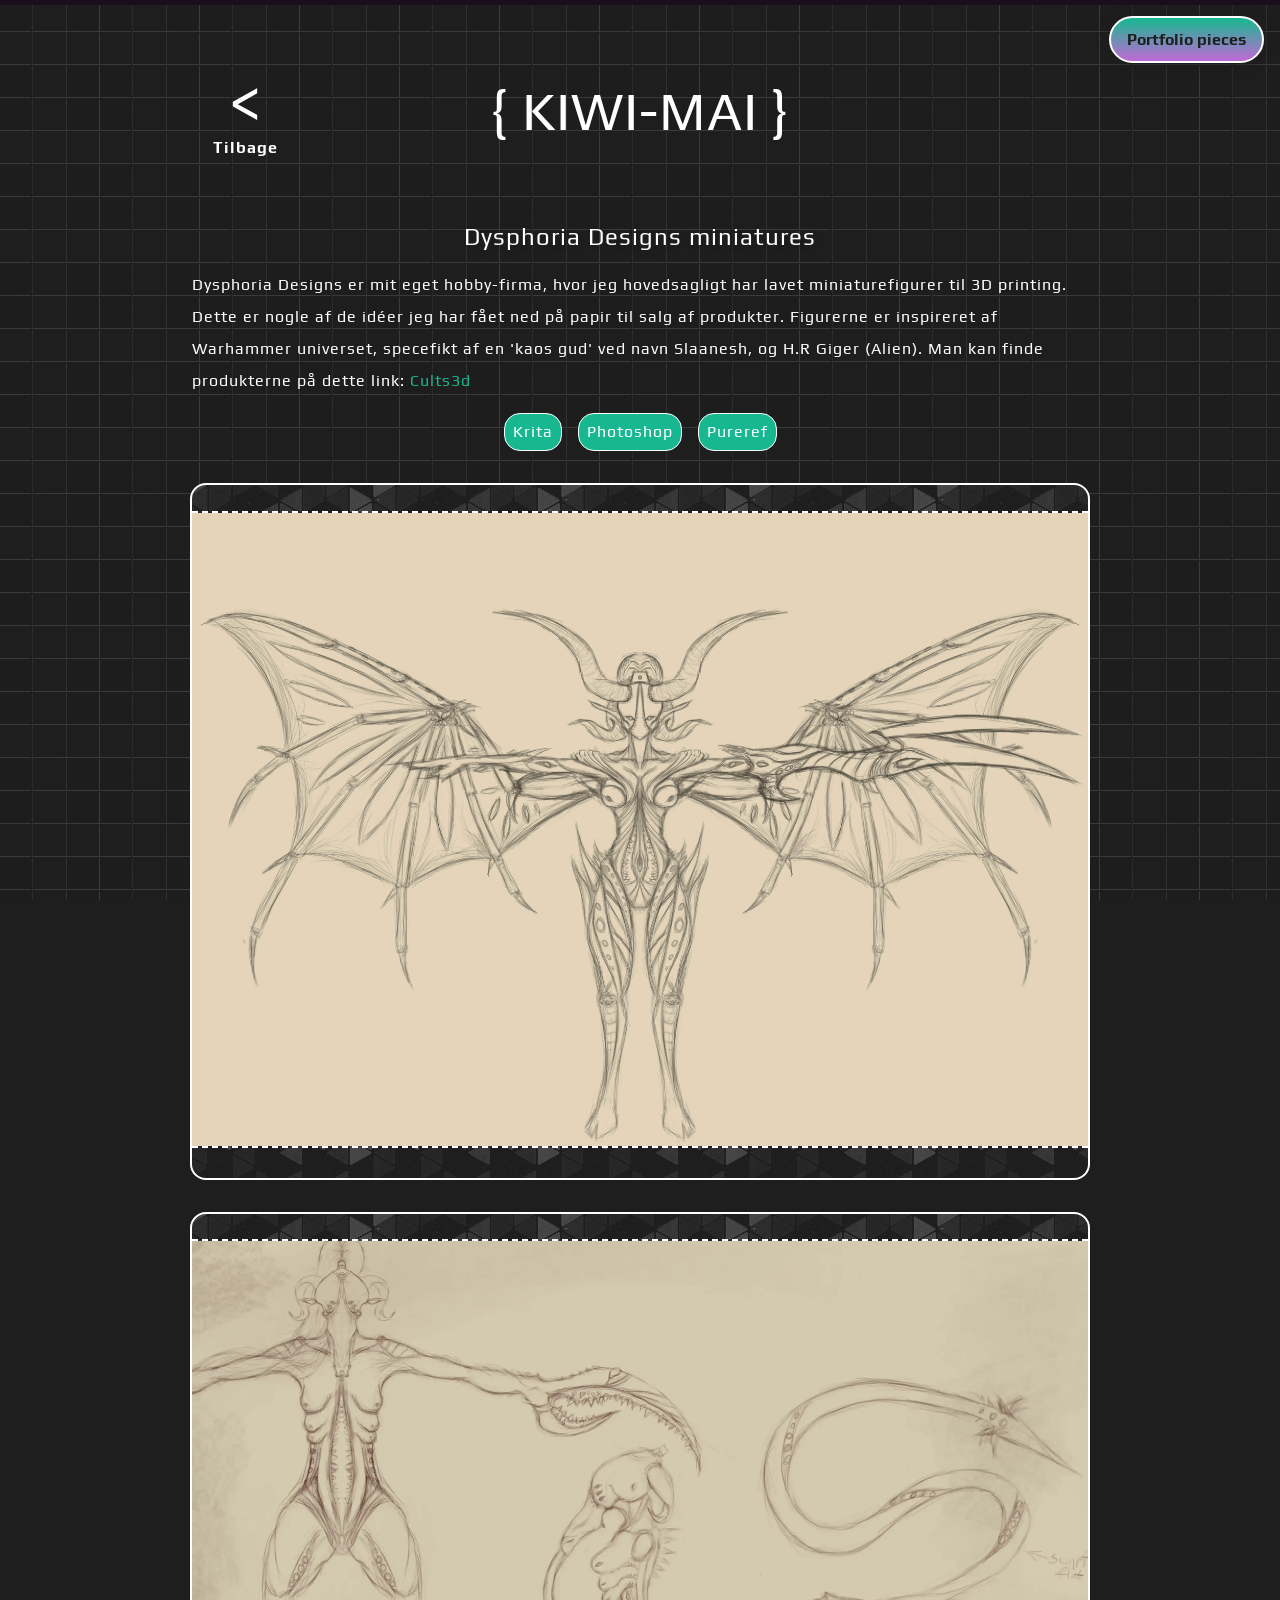
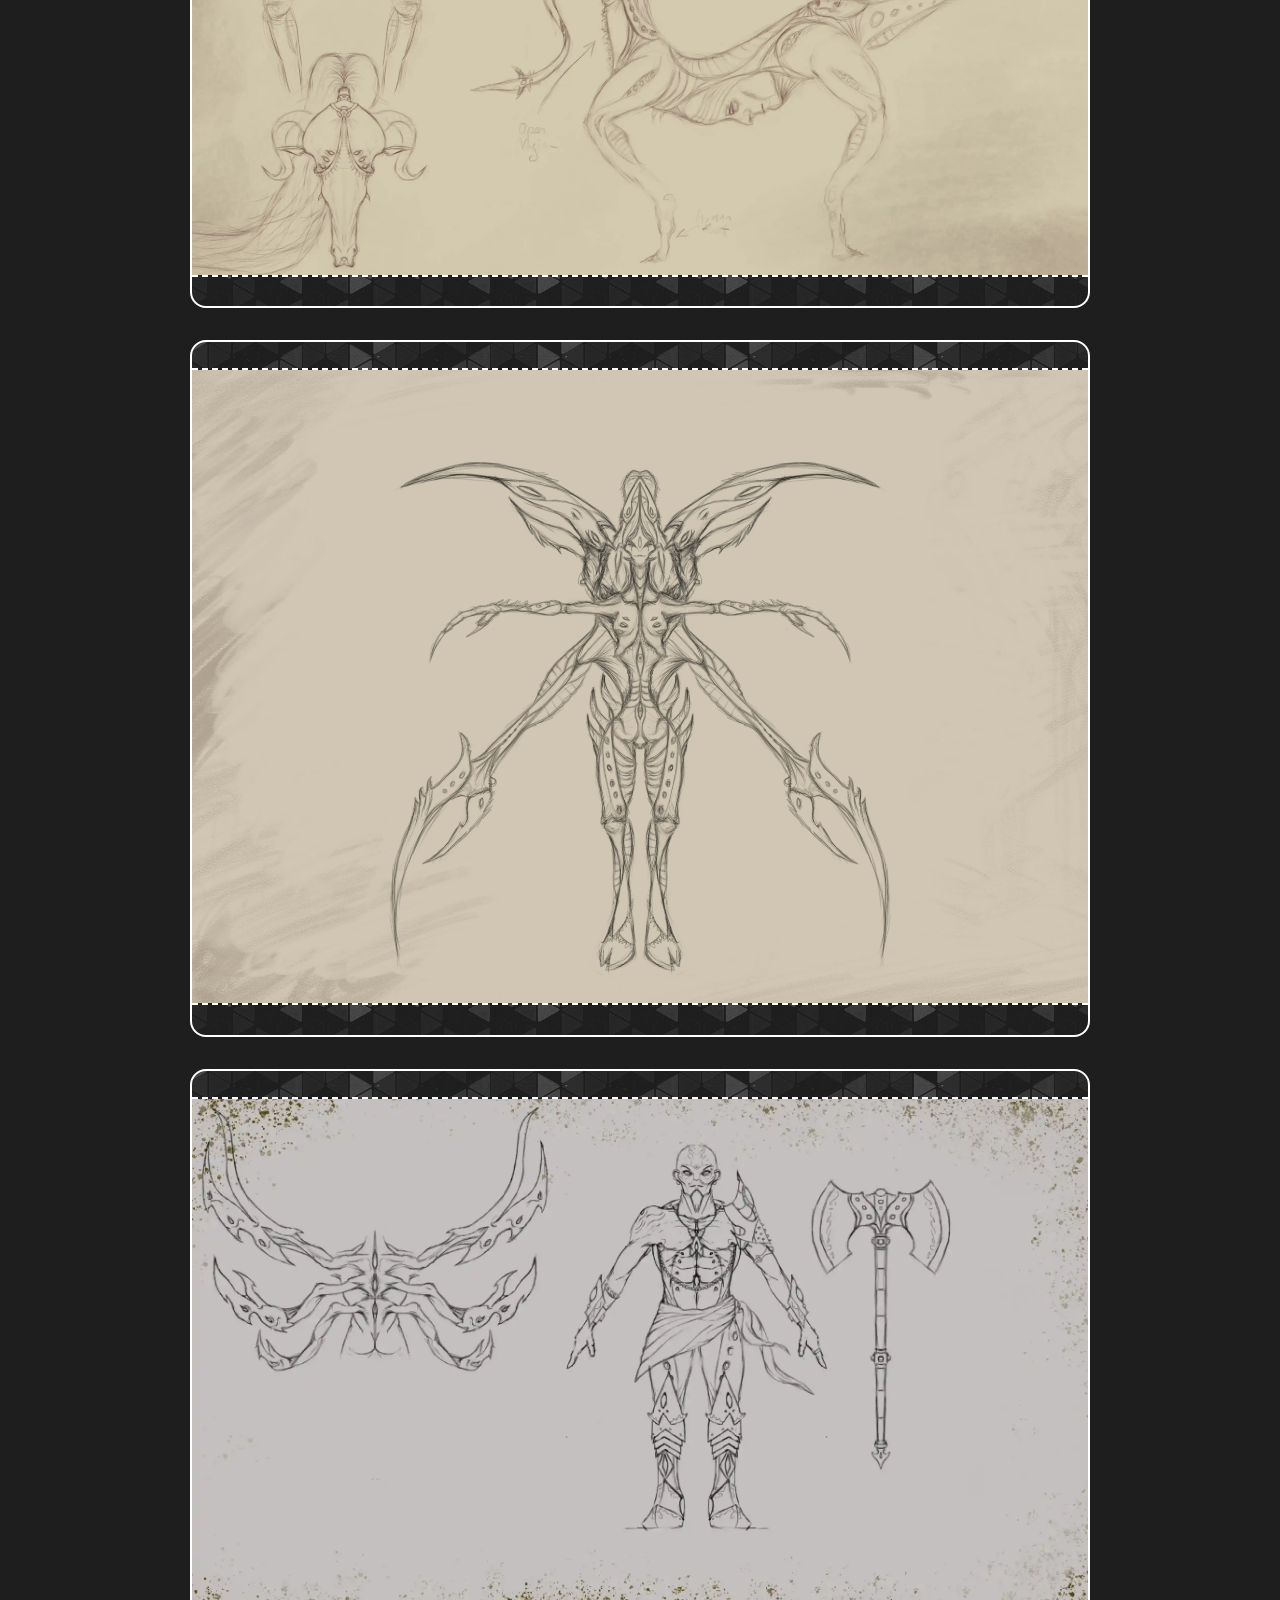
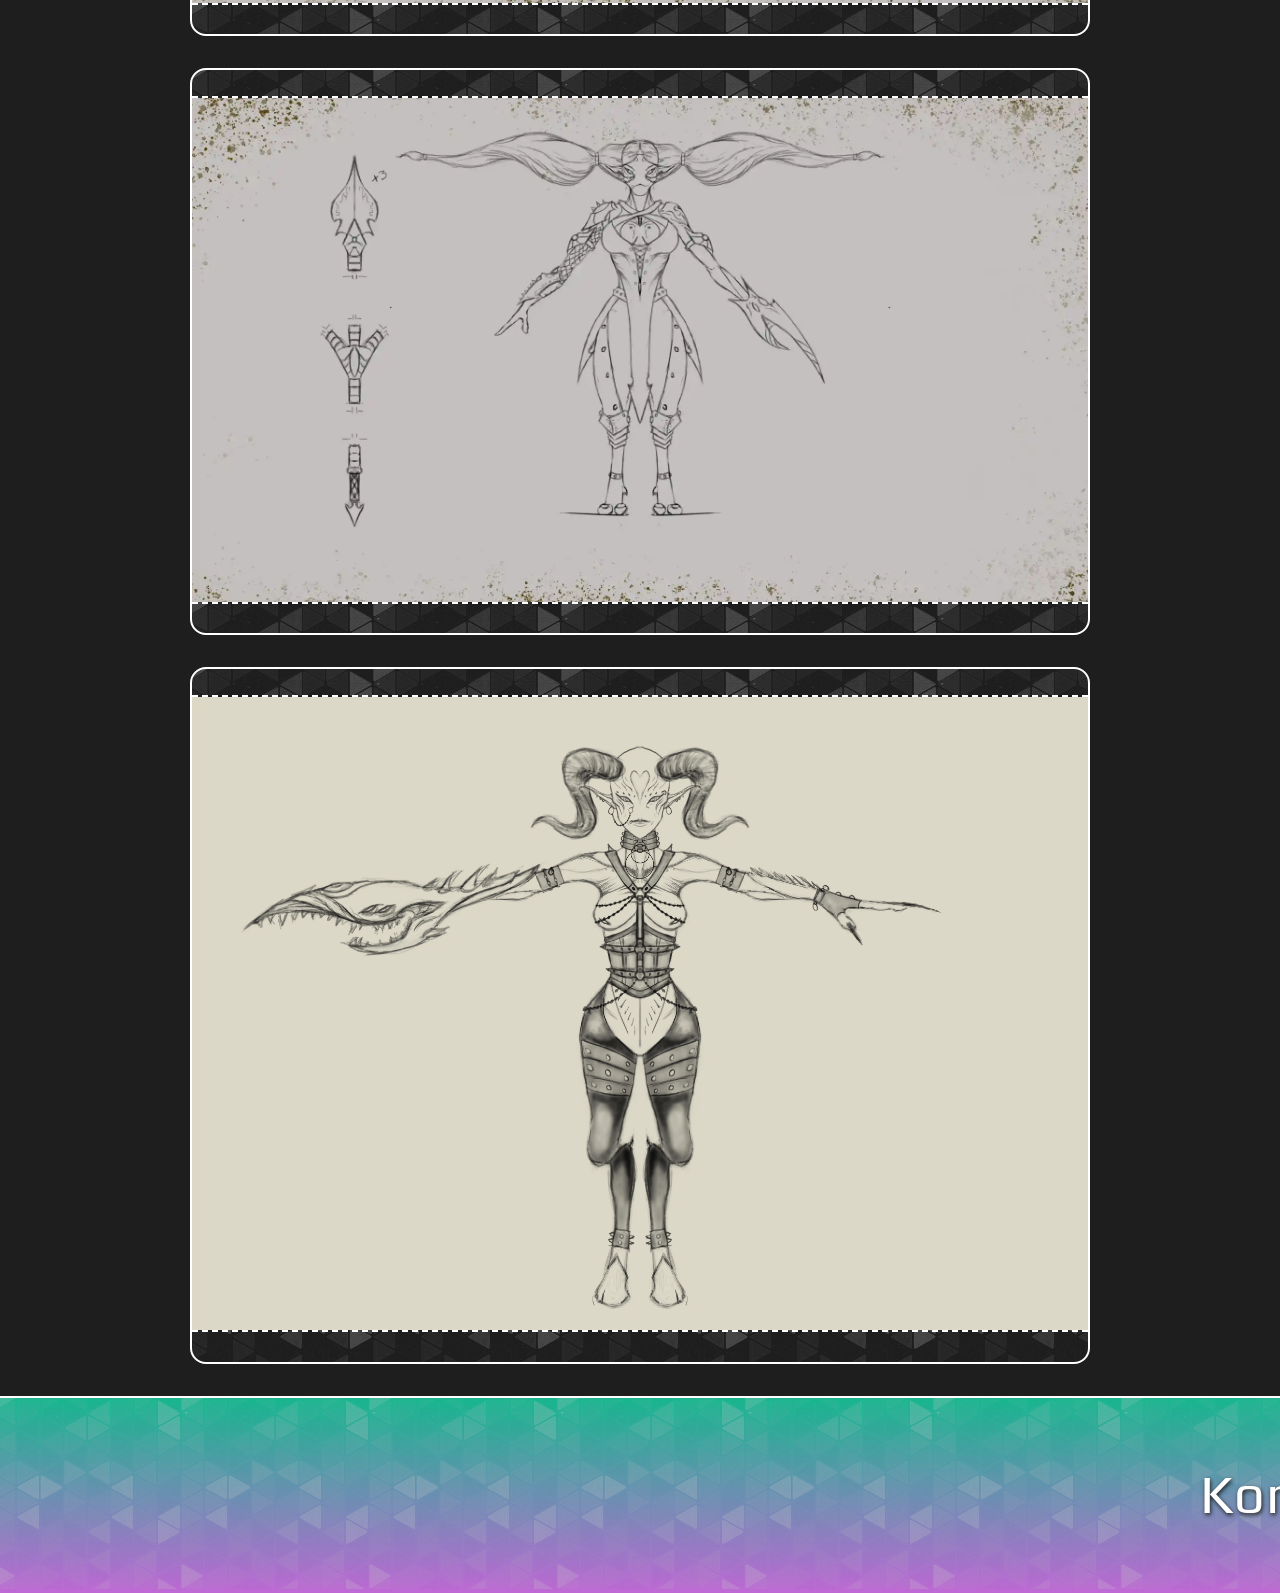
<file: portfolioPiecesDir/dysphoriaMiniatures.html>
<!doctype html>
<html lang="en">
<head>
    <meta charset="UTF-8">
    <meta name="viewport"
          content="width=device-width, user-scalable=yes, initial-scale=1.0, maximum-scale=10.0, minimum-scale=1.0">
    <meta http-equiv="X-UA-Compatible" content="ie=edge">

    <link rel="preconnect" href="https://fonts.googleapis.com">
    <link rel="preconnect" href="https://fonts.gstatic.com" crossorigin>
    <link href="https://fonts.googleapis.com/css2?family=Orbitron:wght@400..900&display=swap" rel="stylesheet">
    <link href="https://fonts.googleapis.com/css2?family=Comfortaa:wght@300..700&family=Iceland&family=Maven+Pro:wght@400..900&family=Orbitron:wght@400..900&family=Play:wght@400;700&family=Turret+Road:wght@200;300;400;500;700;800&display=swap" rel="stylesheet">

    <link rel="stylesheet" href="../CSS/portfolioPiecesCSS.css">
    <script defer type="module" src="../JS/app.js"></script>

    <link rel="icon" type="image/png" href="../img/kiwiIcon.png">
    <title>Dysphoria Designs miniatures</title>
</head>
<body>

<!-- Copy this template whenever a new portfolio piece has to be created,
 add references to other folders if needed for the particular piece-->

<portfolio-piece-header></portfolio-piece-header>
<div class="intro-text">
    <h2>Dysphoria Designs miniatures</h2>
    <p>Dysphoria Designs er mit eget hobby-firma, hvor jeg hovedsagligt har lavet miniaturefigurer til 3D printing. Dette er nogle af de idéer jeg har fået ned på papir til salg af produkter. Figurerne er inspireret af Warhammer universet, specefikt af en 'kaos gud' ved navn Slaanesh, og H.R Giger (Alien). Man kan finde produkterne på dette link: <a target="_blank" href="https://cults3d.com/en/users/DysphoriaDesigns/3d-models">Cults3d</a></p>
</div>

<div class="intro-text portfolio-subject">
    <p>Krita</p>
    <p>Photoshop</p>
    <p>Pureref</p>
</div>

<div class="image-container">
    <img src="../img/portfolioImgs/dysphoriaMiniatures/Daemon Princess of Slaanesh_8_11zon.webp">
</div>

<div class="image-container">
    <img src="../img/portfolioImgs/dysphoriaMiniatures/Fiend project_5_11zon.webp">
</div>

<div class="image-container">
    <img src="../img/portfolioImgs/dysphoriaMiniatures/Keeper of Secrets.webp">
</div>

<div class="image-container">
    <img src="../img/portfolioImgs/dysphoriaMiniatures/Syll'Esske%20concept%201_6_11zon.webp">
</div>

<div class="image-container">
    <img src="../img/portfolioImgs/dysphoriaMiniatures/Syll'Esske concept 2_7_11zon.webp">
</div>

<div class="image-container">
    <img src="../img/portfolioImgs/dysphoriaMiniatures/Daemonette Ref 2 2_1_11zon.webp">
</div>

<!-- footer -->
<portfolio-footer></portfolio-footer>
</body>
</html>
</file>
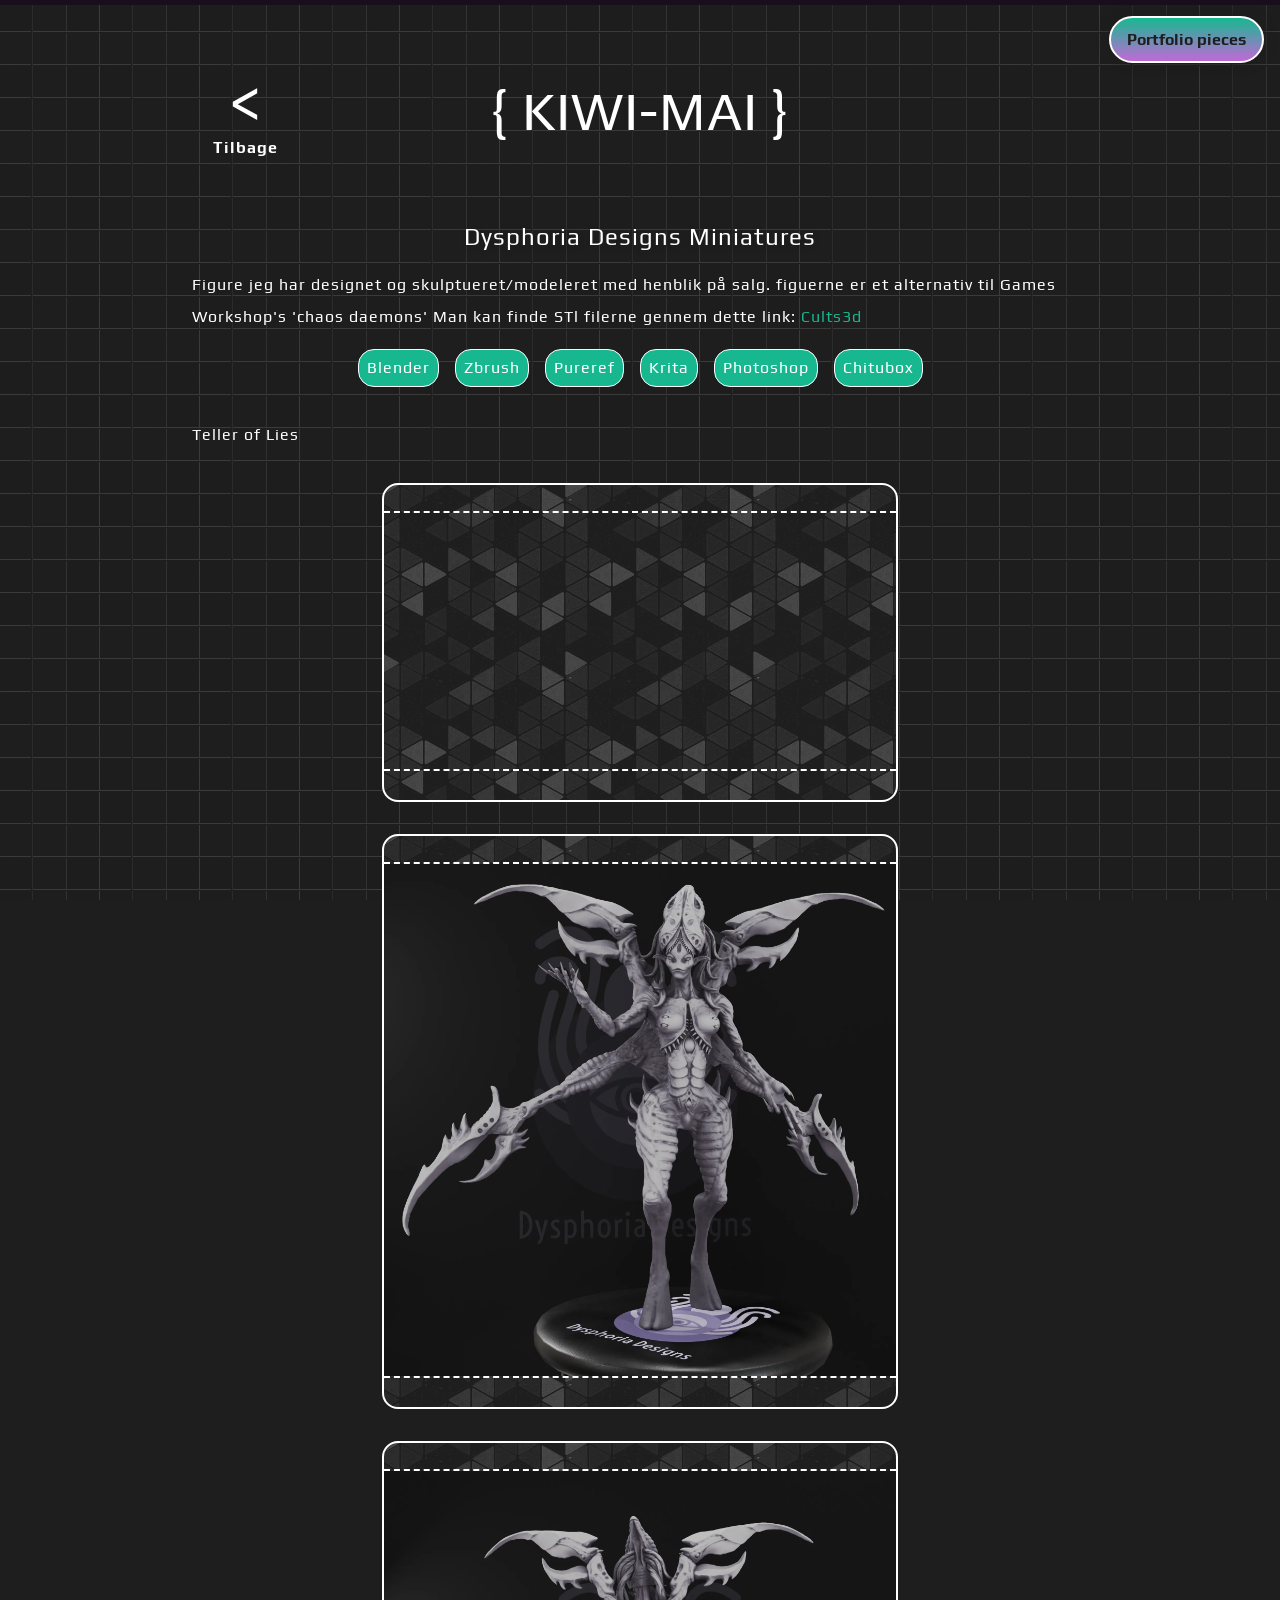
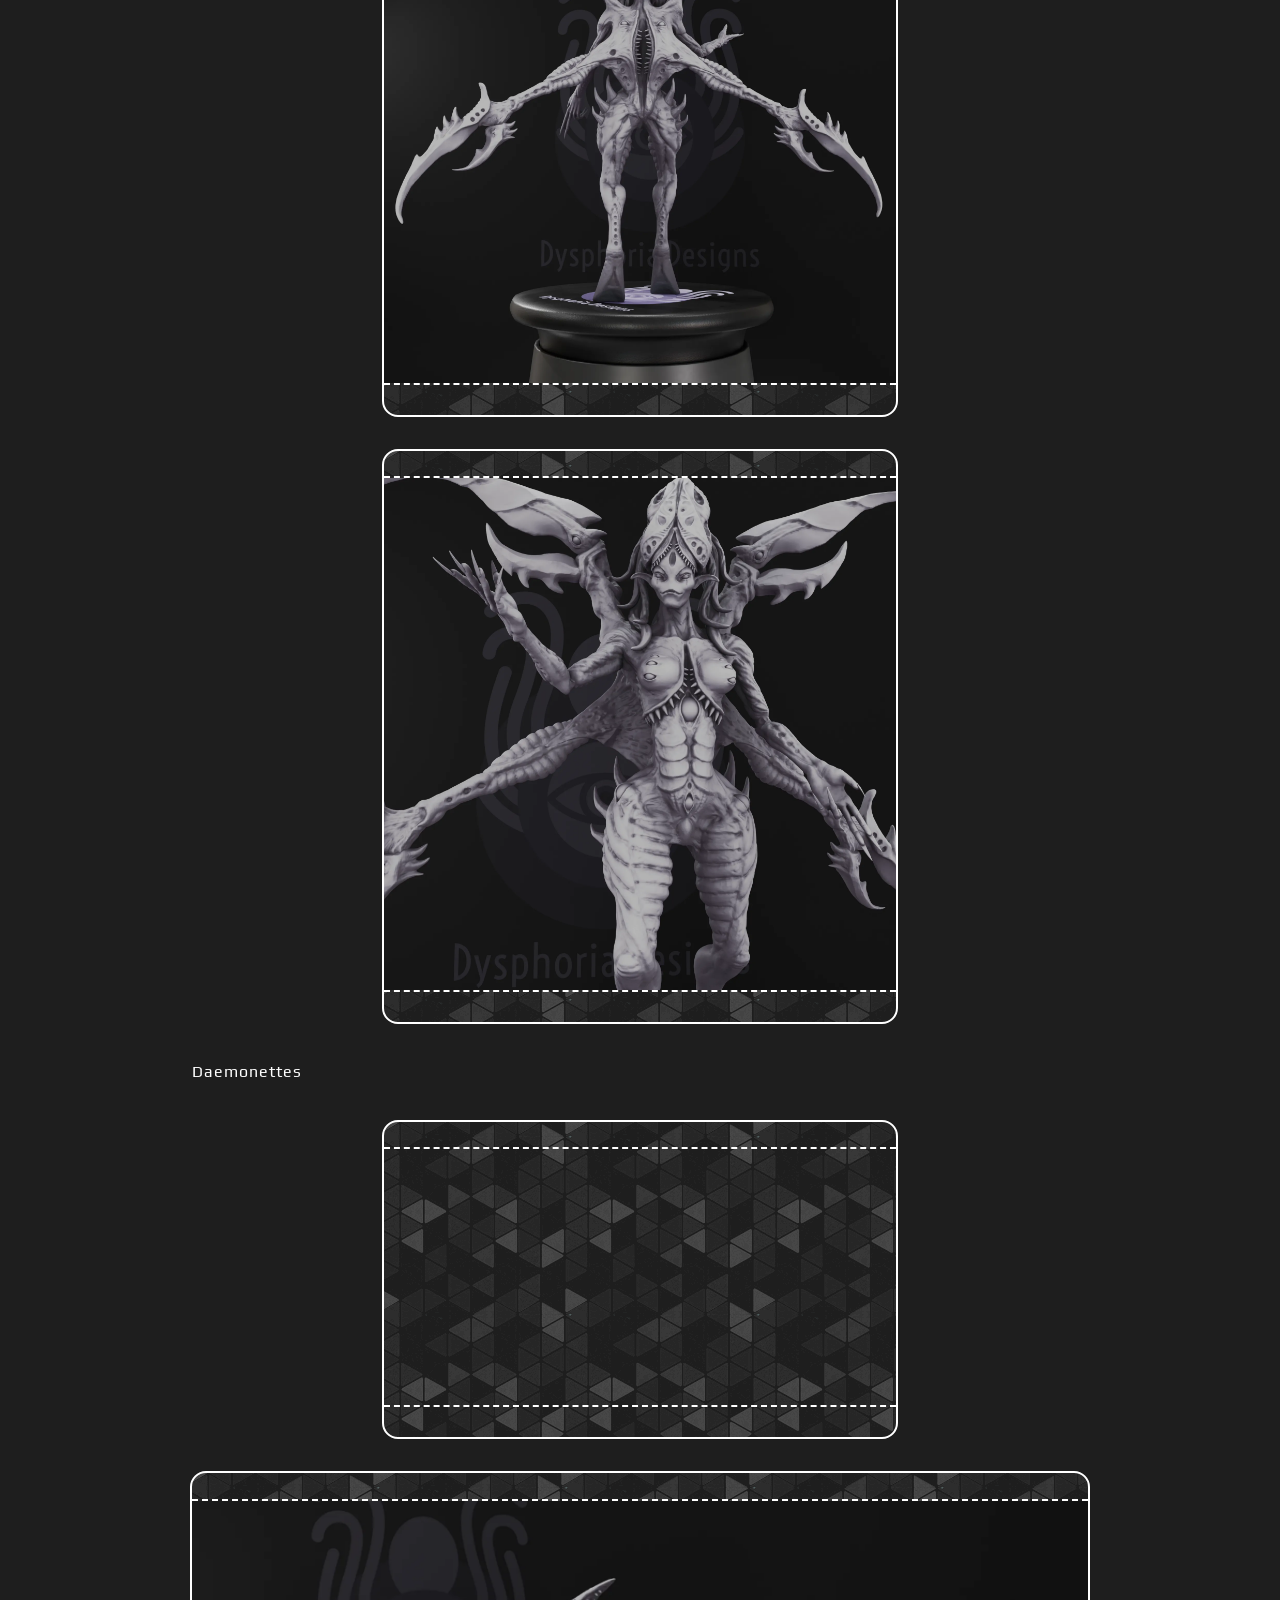
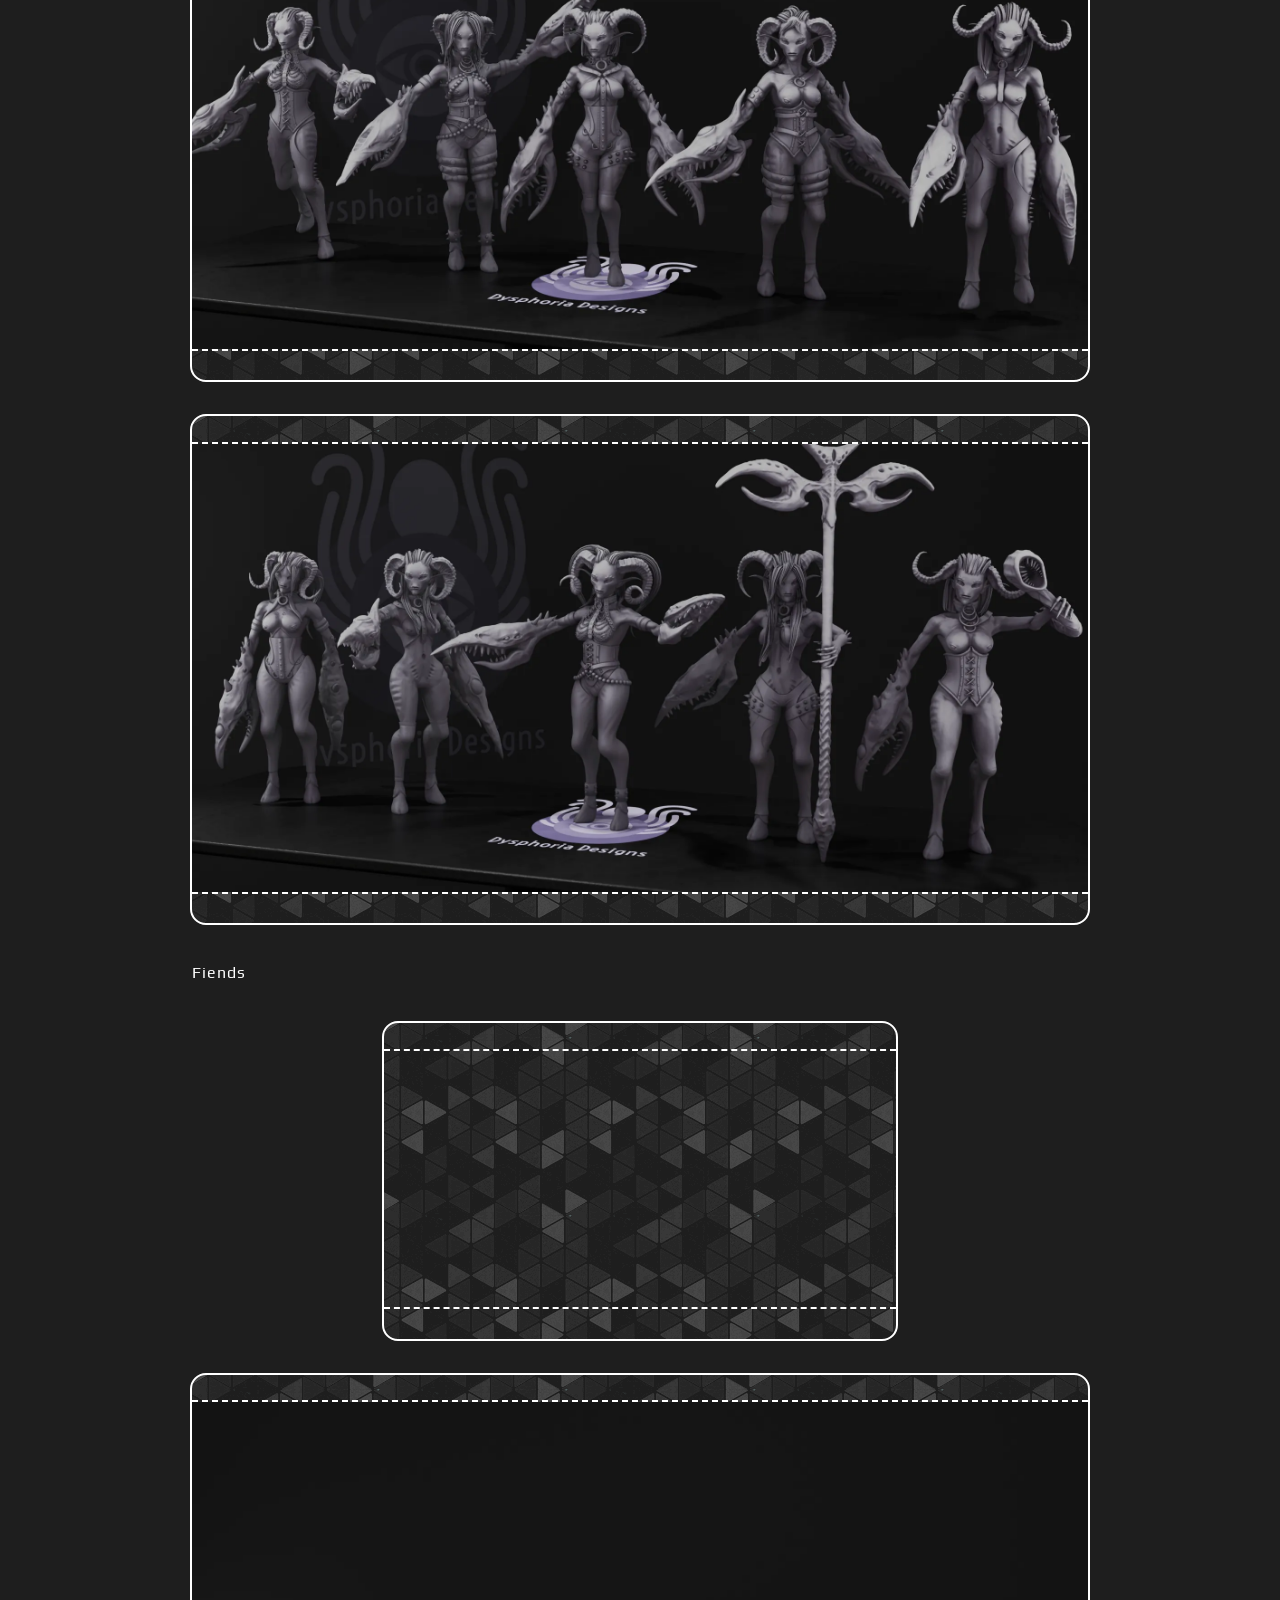
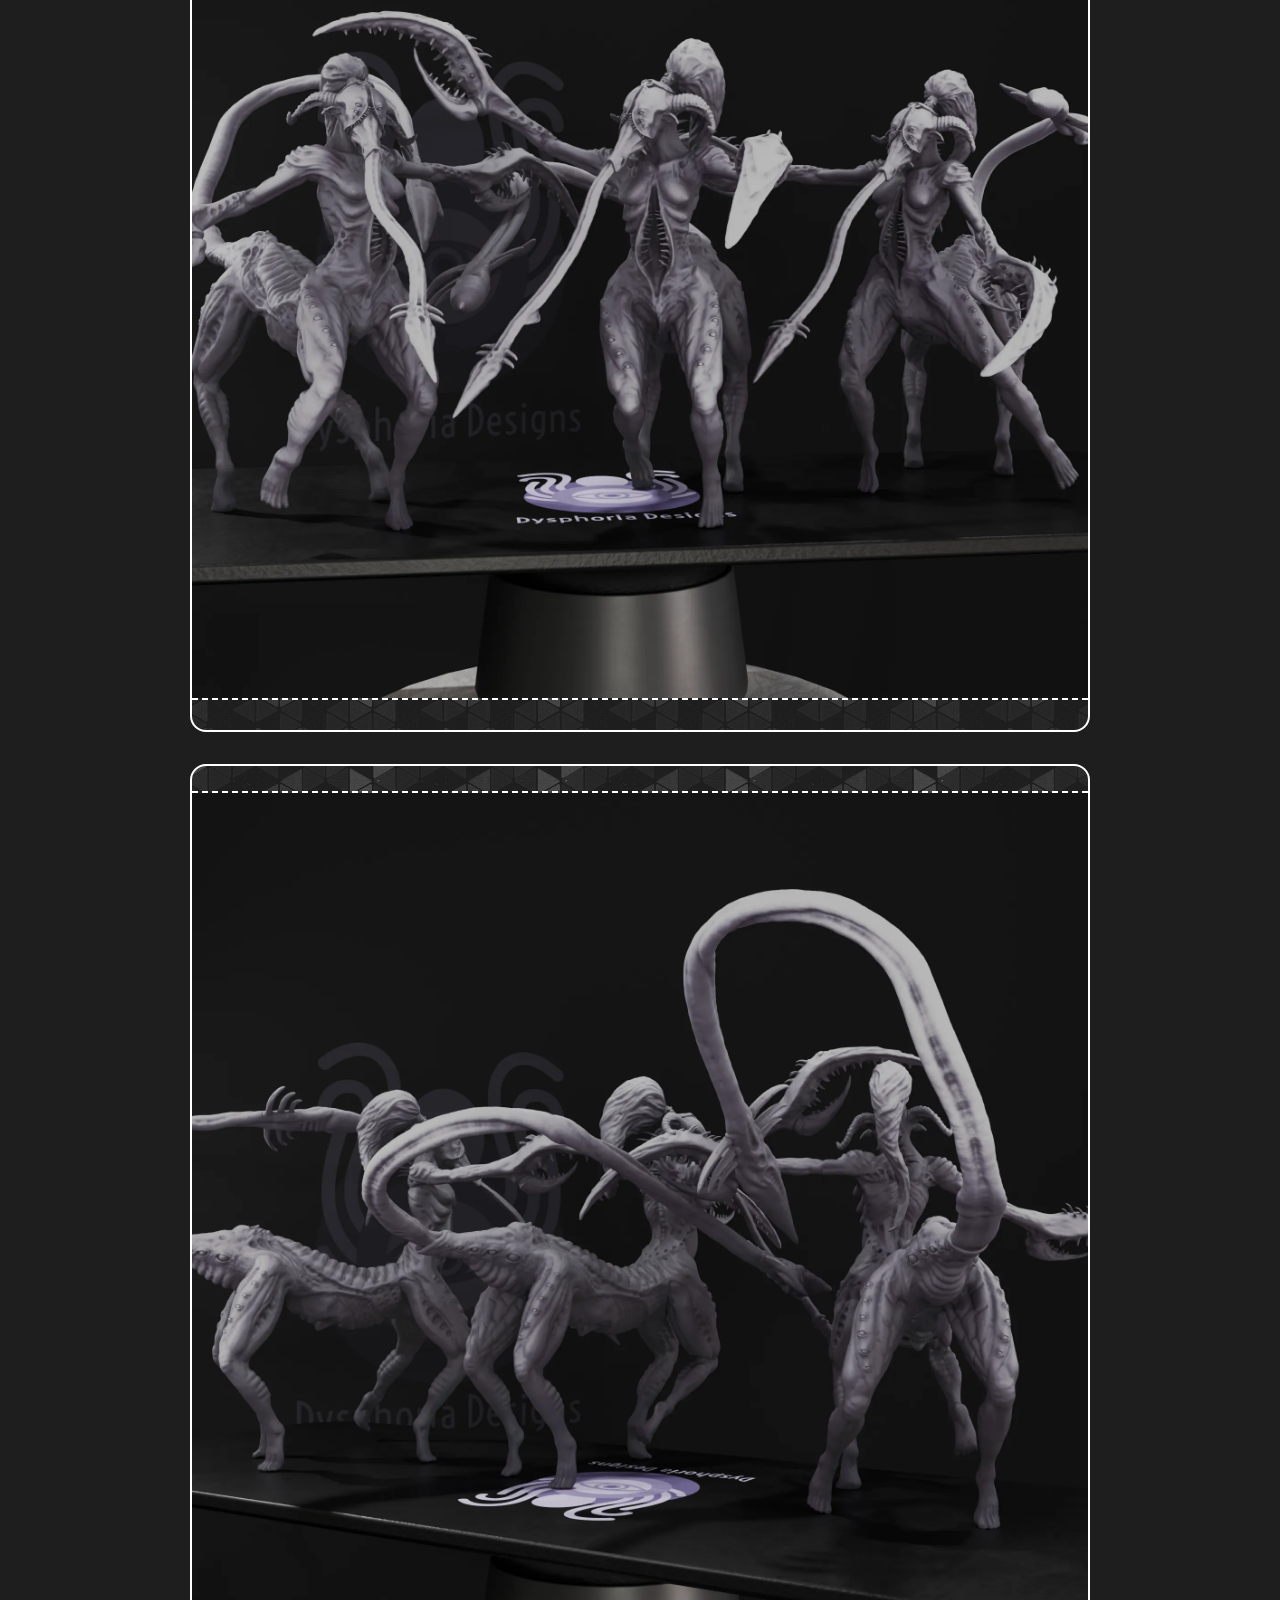
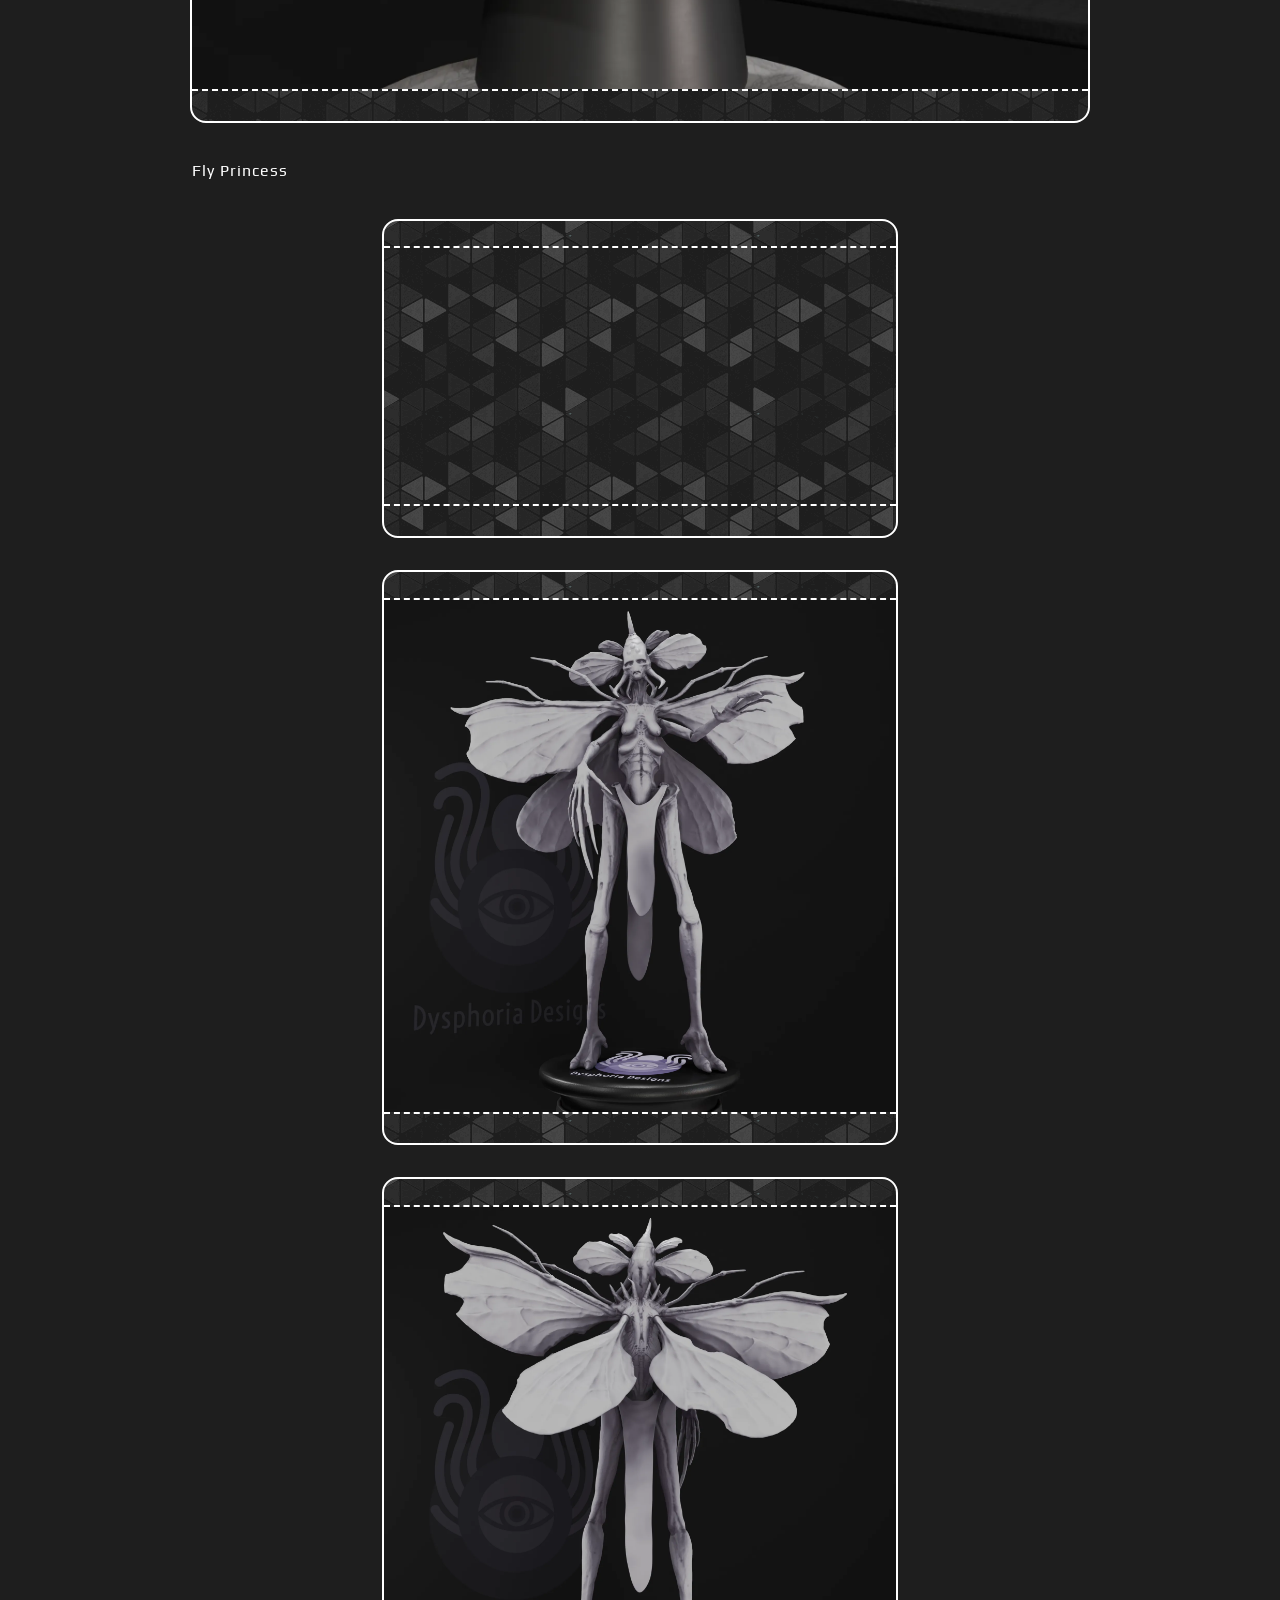
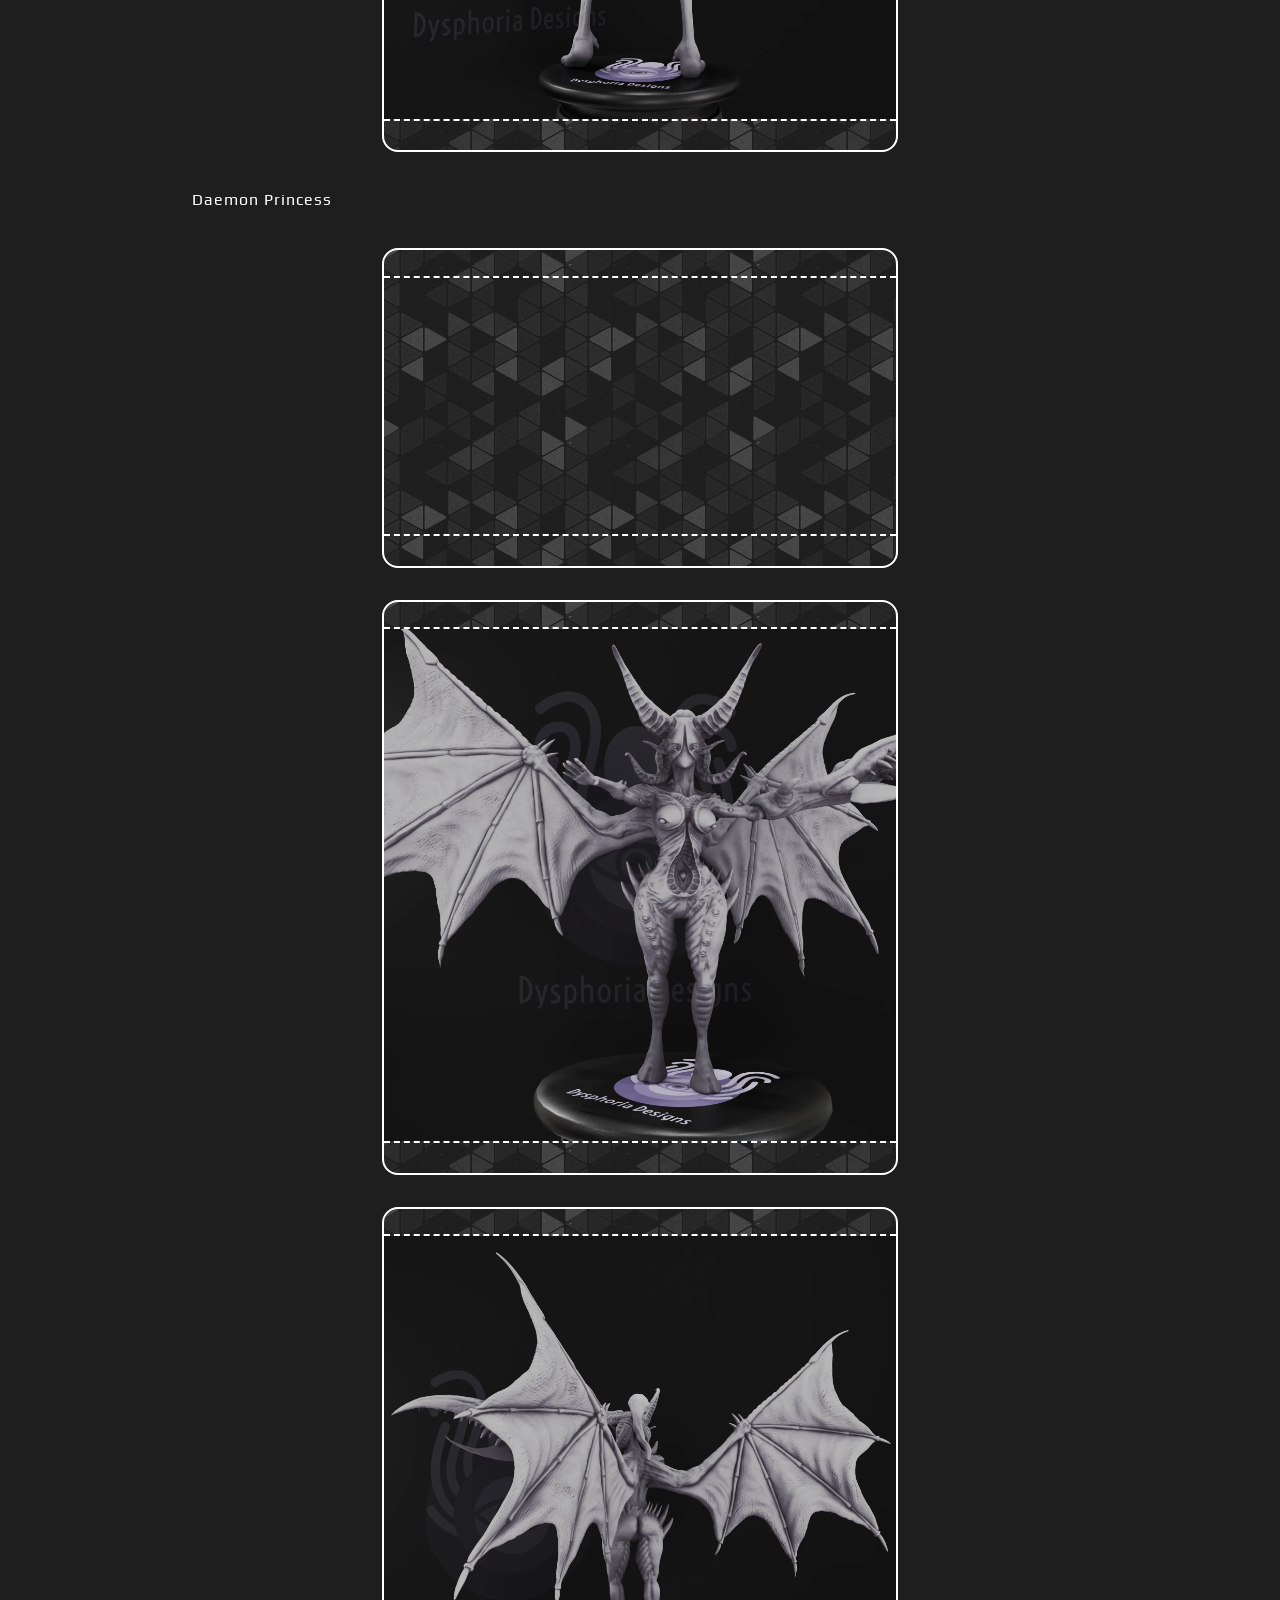
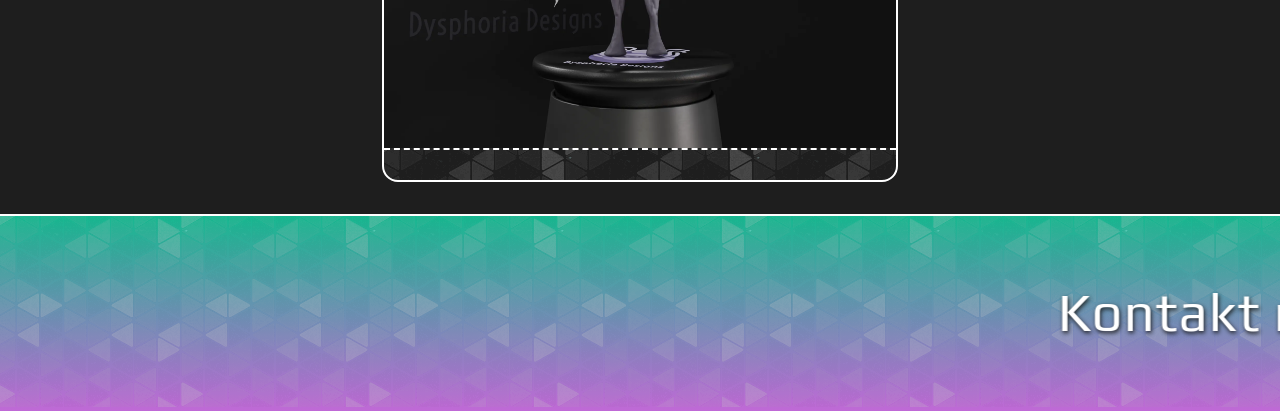
<file: portfolioPiecesDir/dysphoriaMiniaturesSTLs.html>
<!doctype html>
<html lang="en">
<head>
    <meta charset="UTF-8">
    <meta name="viewport"
          content="width=device-width, user-scalable=yes, initial-scale=1.0, maximum-scale=10.0, minimum-scale=1.0">
    <meta http-equiv="X-UA-Compatible" content="ie=edge">

    <link rel="preconnect" href="https://fonts.googleapis.com">
    <link rel="preconnect" href="https://fonts.gstatic.com" crossorigin>
    <link href="https://fonts.googleapis.com/css2?family=Orbitron:wght@400..900&display=swap" rel="stylesheet">
    <link href="https://fonts.googleapis.com/css2?family=Comfortaa:wght@300..700&family=Iceland&family=Maven+Pro:wght@400..900&family=Orbitron:wght@400..900&family=Play:wght@400;700&family=Turret+Road:wght@200;300;400;500;700;800&display=swap" rel="stylesheet">

    <link rel="stylesheet" href="../CSS/portfolioPiecesCSS.css">
    <script defer type="module" src="../JS/app.js"></script>

    <link rel="icon" type="image/png" href="../img/kiwiIcon.png">
    <title>Dysphoria Designs Miniatures</title>
</head>
<body>

<!-- Copy this template whenever a new portfolio piece has to be created,
 add references to other folders if needed for the particular piece-->

<portfolio-piece-header></portfolio-piece-header>
<div class="intro-text">
    <h2>Dysphoria Designs Miniatures</h2>
    <p>Figure jeg har designet og skulptueret/modeleret med henblik på salg. figuerne er et alternativ til Games Workshop's 'chaos daemons' Man kan finde STl filerne gennem dette link: <a href="https://cults3d.com/en/users/DysphoriaDesigns/3d-models" target="_blank">Cults3d</a></p>
</div>

<div class="intro-text portfolio-subject">
    <p>Blender</p>
    <p>Zbrush</p>
    <p>Pureref</p>
    <p>Krita</p>
    <p>Photoshop</p>
    <p>Chitubox</p>
</div>

<div class="descriptive-text">
    <p>Teller of Lies</p>
</div>

<div class="image-container image-container-tall">
    <video src="../img/portfolioImgs/dysphoriaMiniaturesSTLs/DysphoriaMP4/TellerOfLies-Cycles-Render.mp4" autoplay loop></video>
</div>

<div class="image-container image-container-tall">
    <img src="../img/portfolioImgs/dysphoriaMiniaturesSTLs/TellerOfLiesOne.webp">
</div>

<div class="image-container image-container-tall">
    <img src="../img/portfolioImgs/dysphoriaMiniaturesSTLs/TellerOfLiesBack.webp">
</div>

<div class="image-container image-container-tall">
    <img src="../img/portfolioImgs/dysphoriaMiniaturesSTLs/TellerOfLiesFront.webp">
</div>

<div class="descriptive-text">
    <p>Daemonettes</p>
</div>

<div class="image-container image-container-tall">
    <video src="../img/portfolioImgs/dysphoriaMiniaturesSTLs/DysphoriaMP4/Daemonette-cycles-render.mp4" autoplay loop></video>
</div>

<div class="image-container">
    <img src="../img/portfolioImgs/dysphoriaMiniaturesSTLs/Daemonette1.webp">
</div>

<div class="image-container">
    <img src="../img/portfolioImgs/dysphoriaMiniaturesSTLs/Daemonette2.webp">
</div>

<div class="descriptive-text">
    <p>Fiends</p>
</div>

<div class="image-container image-container-tall">
    <video src="../img/portfolioImgs/dysphoriaMiniaturesSTLs/DysphoriaMP4/Fiend-Cycles-Render.mp4" autoplay loop></video>
</div>

<div class="image-container">
    <img src="../img/portfolioImgs/dysphoriaMiniaturesSTLs/FiendFront.webp">
</div>

<div class="image-container">
    <img src="../img/portfolioImgs/dysphoriaMiniaturesSTLs/FiendBack.webp">
</div>

<div class="descriptive-text">
    <p>Fly Princess</p>
</div>

<div class="image-container image-container-tall">
    <video src="../img/portfolioImgs/dysphoriaMiniaturesSTLs/DysphoriaMP4/FlyPrincess-Cycles-Render.mp4" autoplay loop></video>
</div>

<div class="image-container image-container-tall">
    <img src="../img/portfolioImgs/dysphoriaMiniaturesSTLs/FlyFront.webp">
</div>

<div class="image-container image-container-tall">
    <img src="../img/portfolioImgs/dysphoriaMiniaturesSTLs/FlyBack.webp">
</div>

<div class="descriptive-text">
    <p>Daemon Princess</p>
</div>

<div class="image-container image-container-tall">
    <video src="../img/portfolioImgs/dysphoriaMiniaturesSTLs/DysphoriaMP4/Princess-Cycle-Render.mp4" autoplay loop></video>
</div>

<div class="image-container image-container-tall">
    <img src="../img/portfolioImgs/dysphoriaMiniaturesSTLs/PrincessFront.webp">
</div>

<div class="image-container image-container-tall">
    <img src="../img/portfolioImgs/dysphoriaMiniaturesSTLs/PrincessBack.webp">
</div>

<!-- footer -->
<portfolio-footer></portfolio-footer>
</body>
</html>
</file>
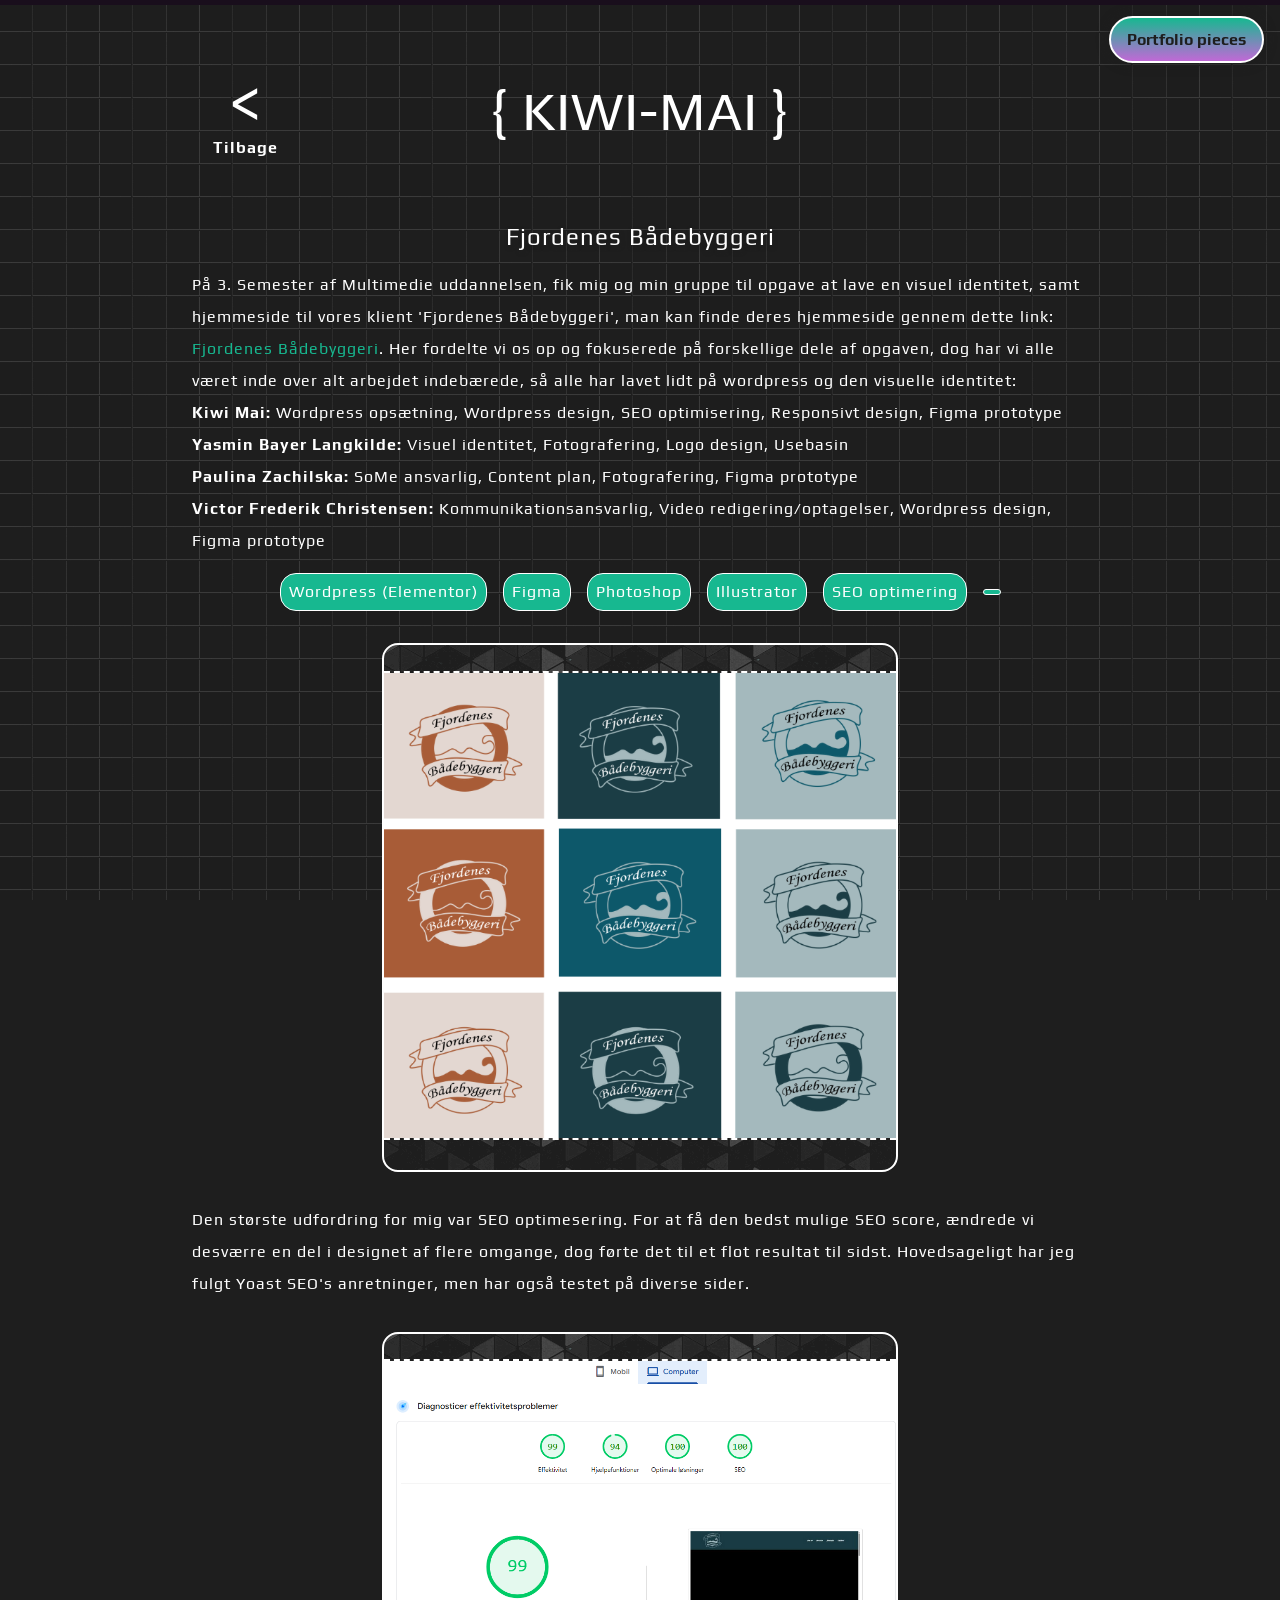
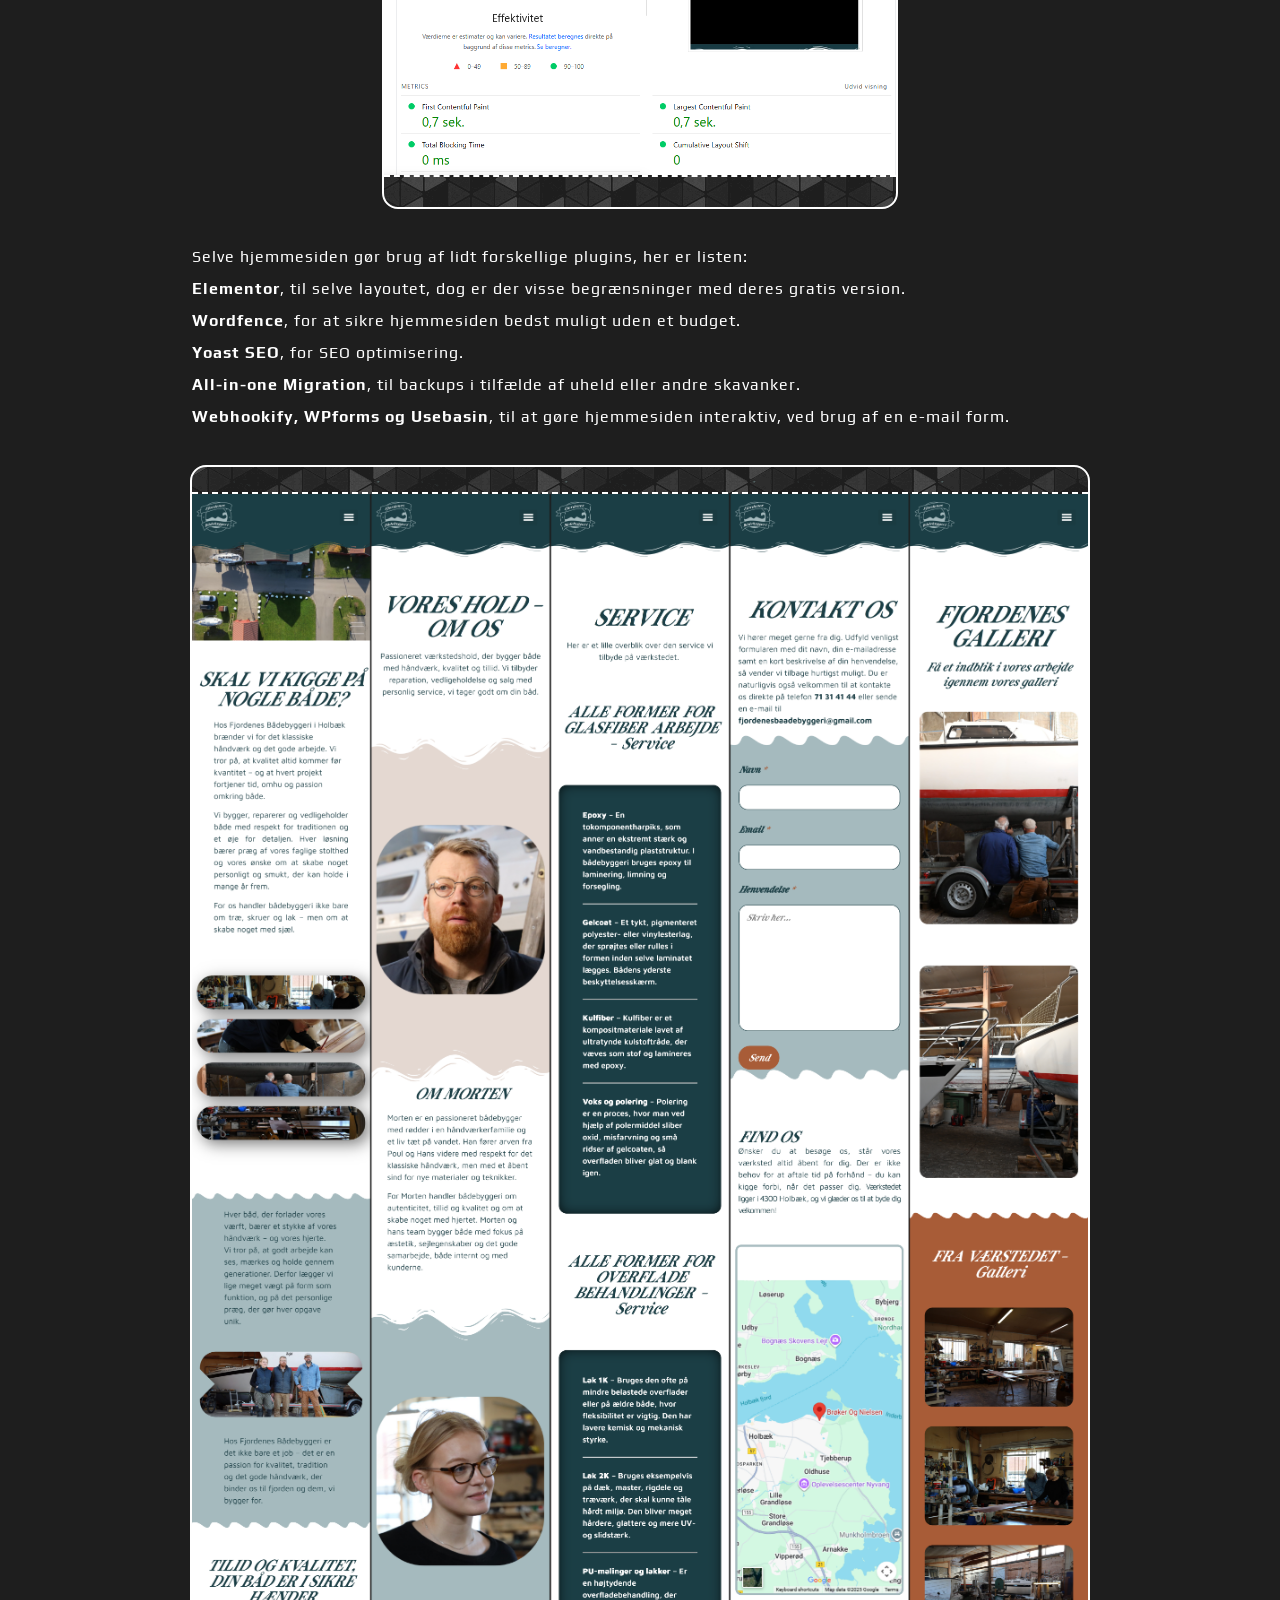
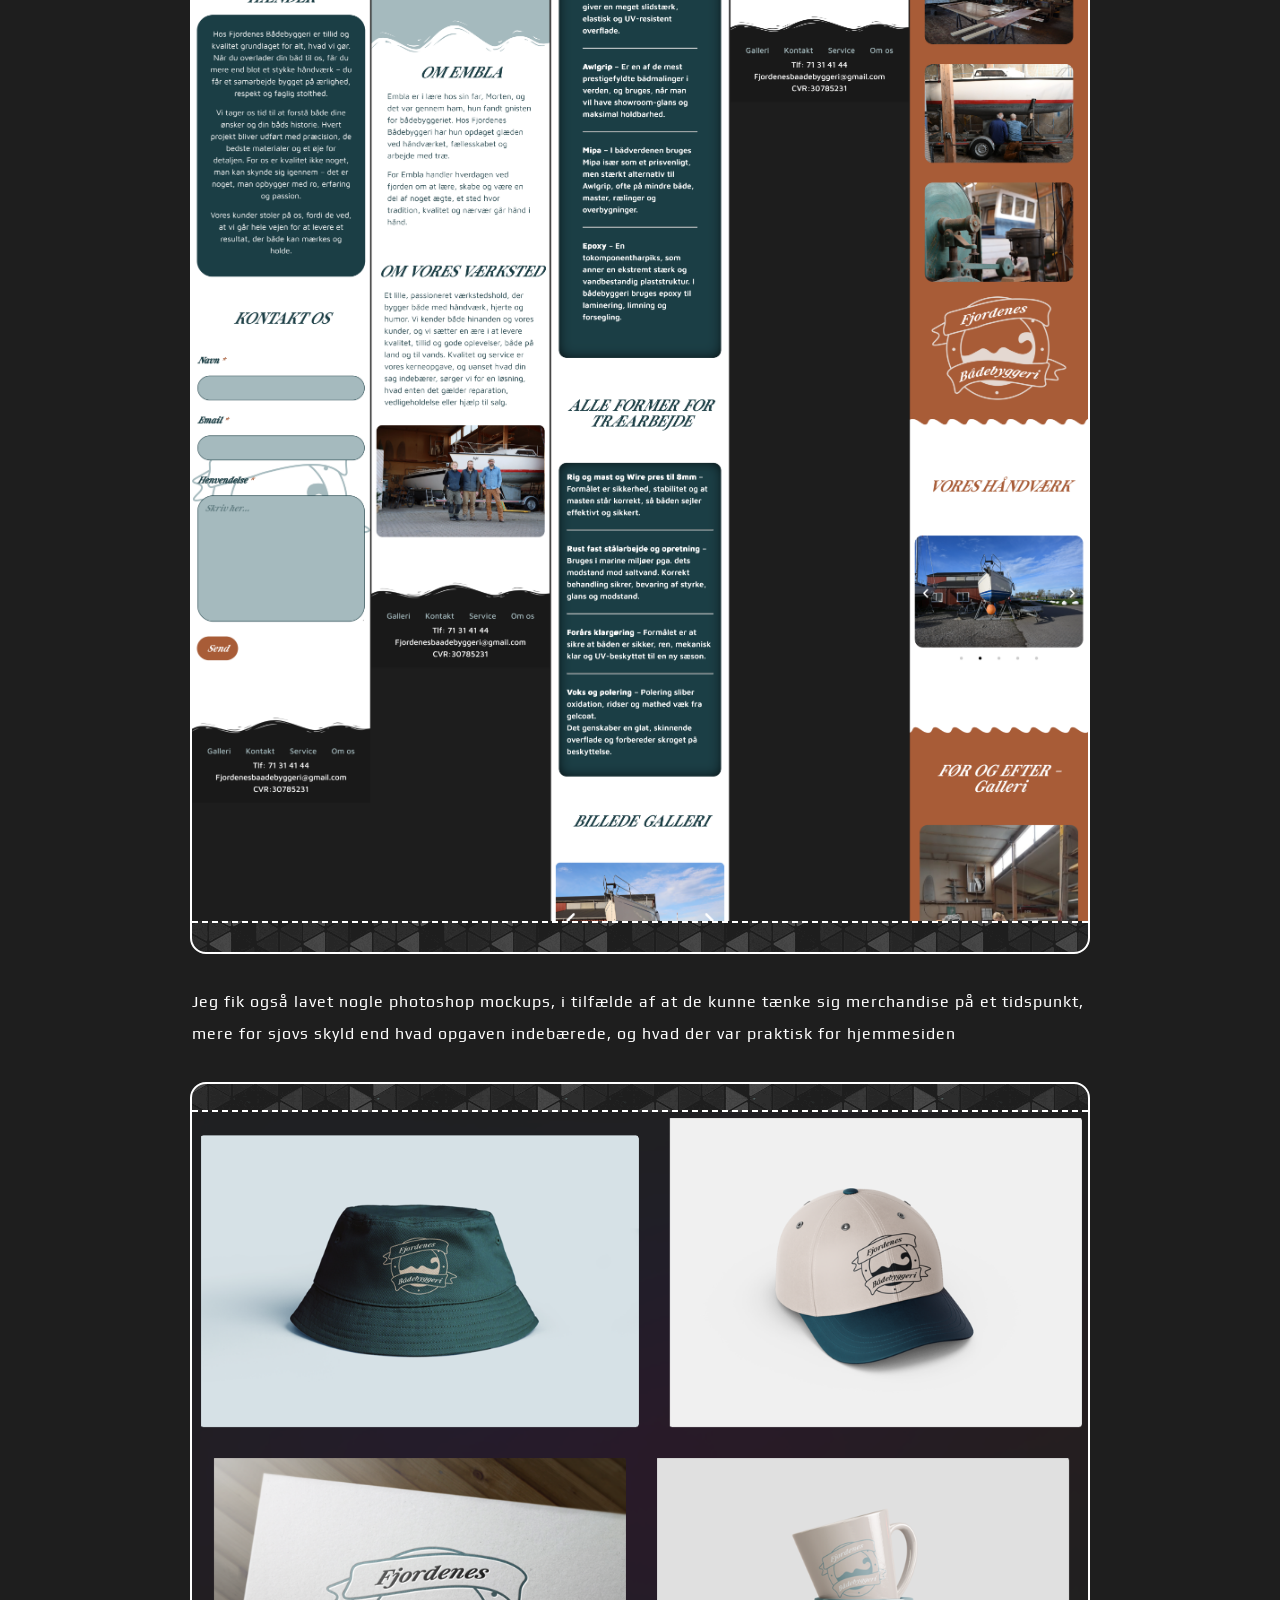
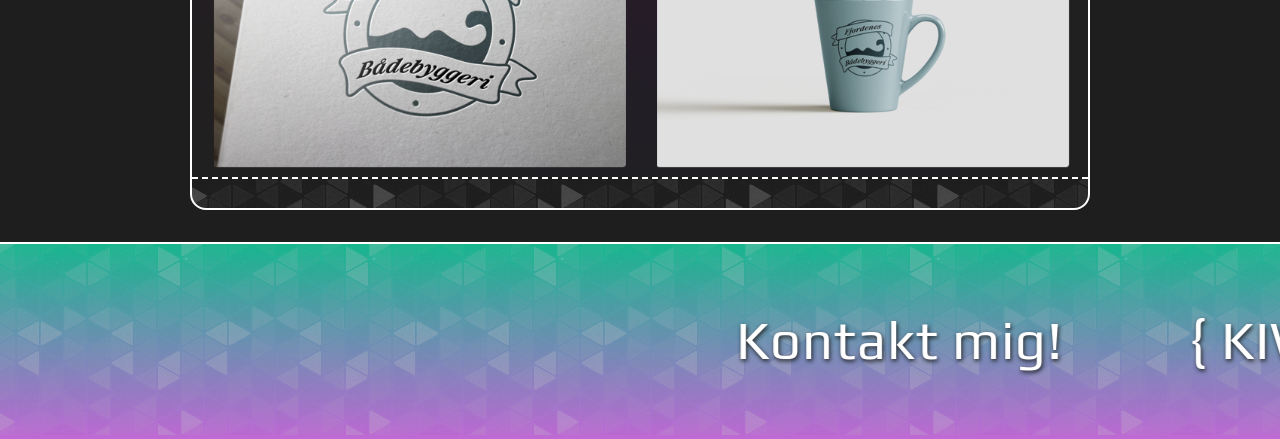
<file: portfolioPiecesDir/fjordenesBådebyggeri.html>
<!doctype html>
<html lang="en">
<head>
    <meta charset="UTF-8">
    <meta name="viewport"
          content="width=device-width, user-scalable=yes, initial-scale=1.0, maximum-scale=10.0, minimum-scale=1.0">
    <meta http-equiv="X-UA-Compatible" content="ie=edge">

    <link rel="preconnect" href="https://fonts.googleapis.com">
    <link rel="preconnect" href="https://fonts.gstatic.com" crossorigin>
    <link href="https://fonts.googleapis.com/css2?family=Orbitron:wght@400..900&display=swap" rel="stylesheet">
    <link href="https://fonts.googleapis.com/css2?family=Comfortaa:wght@300..700&family=Iceland&family=Maven+Pro:wght@400..900&family=Orbitron:wght@400..900&family=Play:wght@400;700&family=Turret+Road:wght@200;300;400;500;700;800&display=swap" rel="stylesheet">

    <link rel="stylesheet" href="../CSS/portfolioPiecesCSS.css">
    <script defer type="module" src="../JS/app.js"></script>

    <link rel="icon" type="image/png" href="../img/kiwiIcon.png">
    <title>Fjordenes Bådebyggeri</title>
</head>
<body>

<!-- Copy this template whenever a new portfolio piece has to be created,
 add references to other folders if needed for the particular piece-->

<portfolio-piece-header></portfolio-piece-header>
<div class="intro-text">
    <h2>Fjordenes Bådebyggeri</h2>
    <p>På 3. Semester af Multimedie uddannelsen, fik mig og min gruppe til opgave at lave en visuel identitet, samt hjemmeside til vores klient 'Fjordenes Bådebyggeri', man kan finde deres hjemmeside gennem dette link: <a href="https://fjordenesbådebyggeri.dk/" target="_blank">Fjordenes Bådebyggeri</a>. Her fordelte vi os op og fokuserede på forskellige dele af opgaven, dog har vi alle været inde over alt arbejdet indebærede, så alle har lavet lidt på wordpress og den visuelle identitet:<br>
        <strong>Kiwi Mai:</strong> Wordpress opsætning, Wordpress design, SEO optimisering, Responsivt design, Figma prototype<br>
        <strong>Yasmin Bayer Langkilde:</strong> Visuel identitet, Fotografering, Logo design, Usebasin<br>
        <strong>Paulina Zachilska:</strong> SoMe ansvarlig, Content plan, Fotografering, Figma prototype<br>
        <strong>Victor Frederik Christensen:</strong> Kommunikationsansvarlig, Video redigering/optagelser, Wordpress design, Figma prototype</p>
</div>

<div class="intro-text portfolio-subject">
    <p>Wordpress (Elementor)</p>
    <p>Figma</p>
    <p>Photoshop</p>
    <p>Illustrator</p>
    <p>SEO optimering</p>
    <p></p>
</div>

<div class="image-container image-container-tall">
    <img src="../img/portfolioImgs/fjordenesBådebyggeri/Logo variation.png">
</div>

<div class="descriptive-text">
    <p>Den største udfordring for mig var SEO optimesering. For at få den bedst mulige SEO score, ændrede vi desværre en del i designet af flere omgange, dog førte det til et flot resultat til sidst. Hovedsageligt har jeg fulgt Yoast SEO's anretninger, men har også testet på diverse sider.</p>
</div>

<div class="image-container image-container-tall">
    <img src="../img/portfolioImgs/fjordenesBådebyggeri/SEO billede.png">
</div>

<div class="descriptive-text">
    <p>Selve hjemmesiden gør brug af lidt forskellige plugins, her er listen: <br>
        <strong>Elementor</strong>, til selve layoutet, dog er der visse begrænsninger med deres gratis version.<br>
        <strong>Wordfence</strong>, for at sikre hjemmesiden bedst muligt uden et budget. <br>
        <strong>Yoast SEO</strong>, for SEO optimisering.<br>
        <strong>All-in-one Migration</strong>, til backups i tilfælde af uheld eller andre skavanker.<br>
        <strong>Webhookify, WPforms og Usebasin</strong>, til at gøre hjemmesiden interaktiv, ved brug af en e-mail form.
    </p>
</div>

<div class="image-container">
    <img src="../img/portfolioImgs/fjordenesBådebyggeri/Fjordenes website 5.png">
</div>

<div class="descriptive-text">
    <p>Jeg fik også lavet nogle photoshop mockups, i tilfælde af at de kunne tænke sig merchandise på et tidspunkt, mere for sjovs skyld end hvad opgaven indebærede, og hvad der var praktisk for hjemmesiden</p>
</div>

<div class="image-container">
    <img src="../img/portfolioImgs/fjordenesBådebyggeri/Mockups.png">
</div>

<!-- footer -->
<portfolio-footer></portfolio-footer>
</body>
</html>
</file>
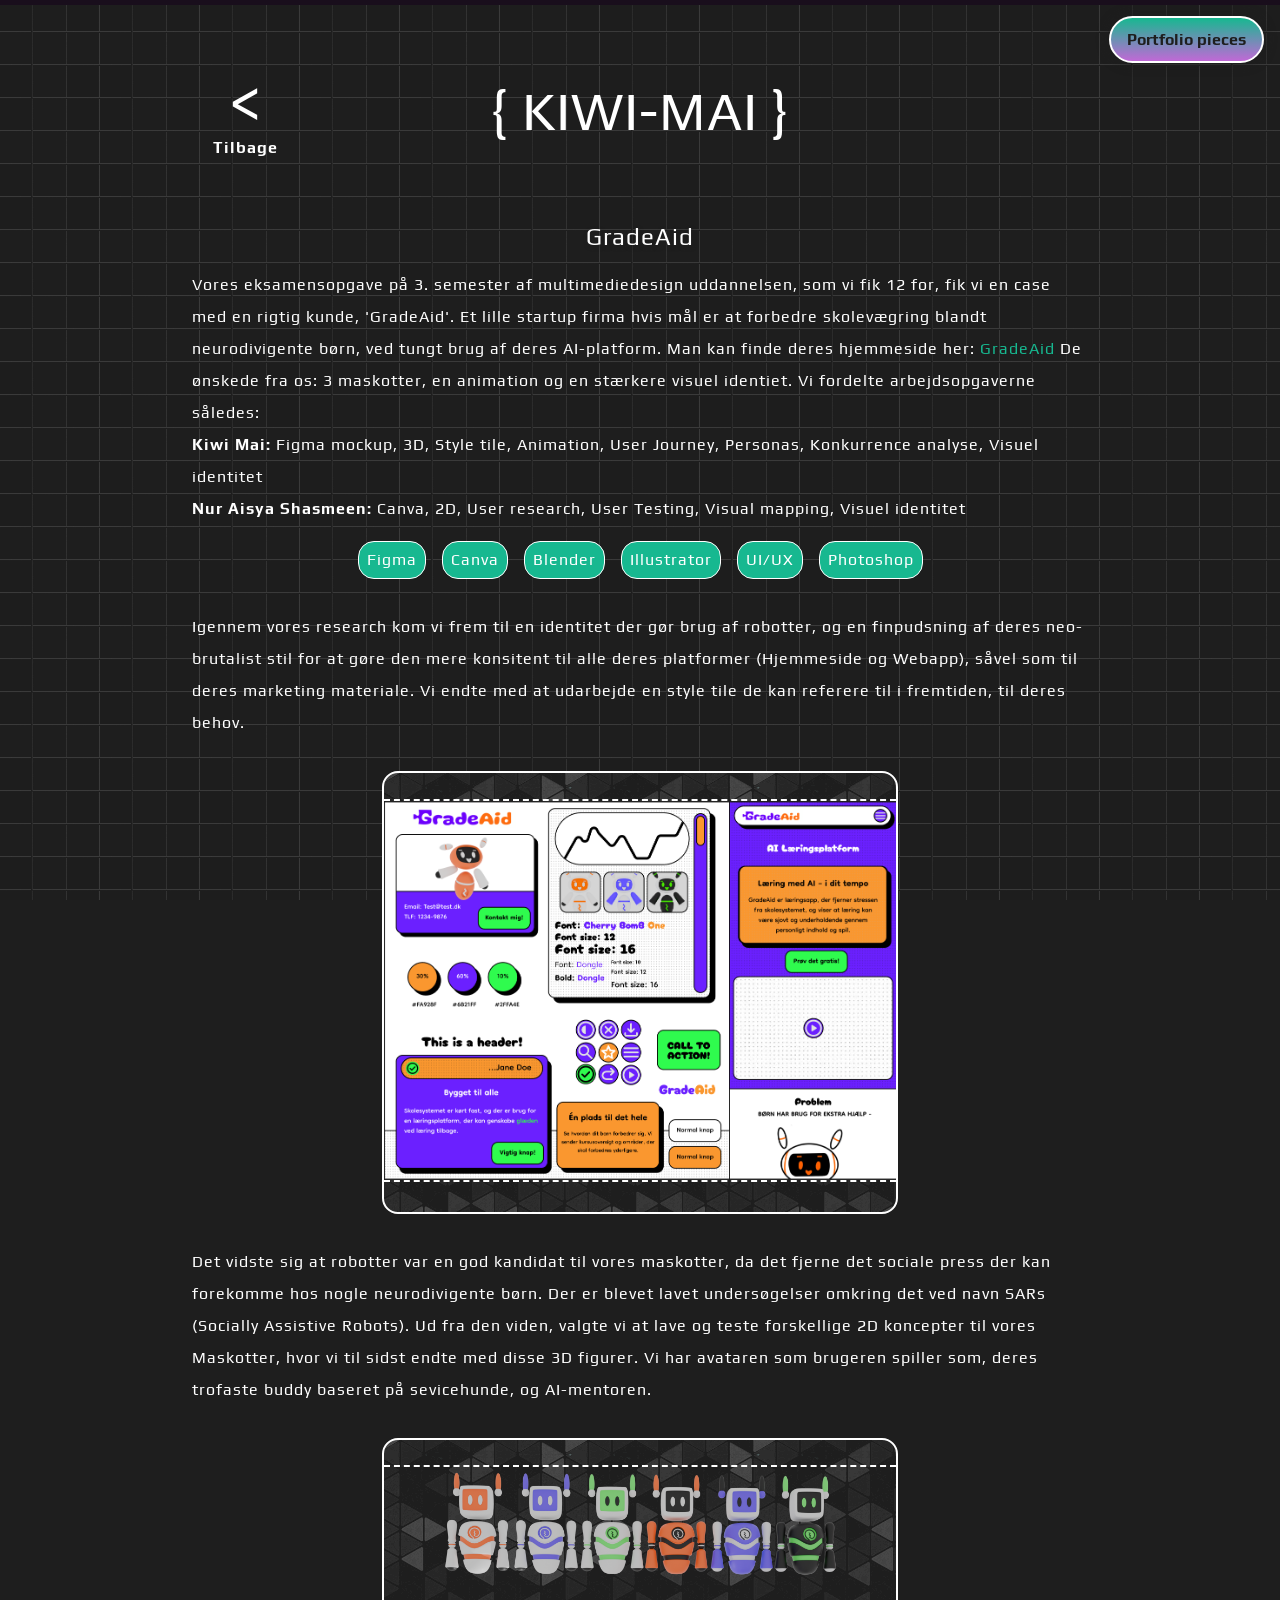
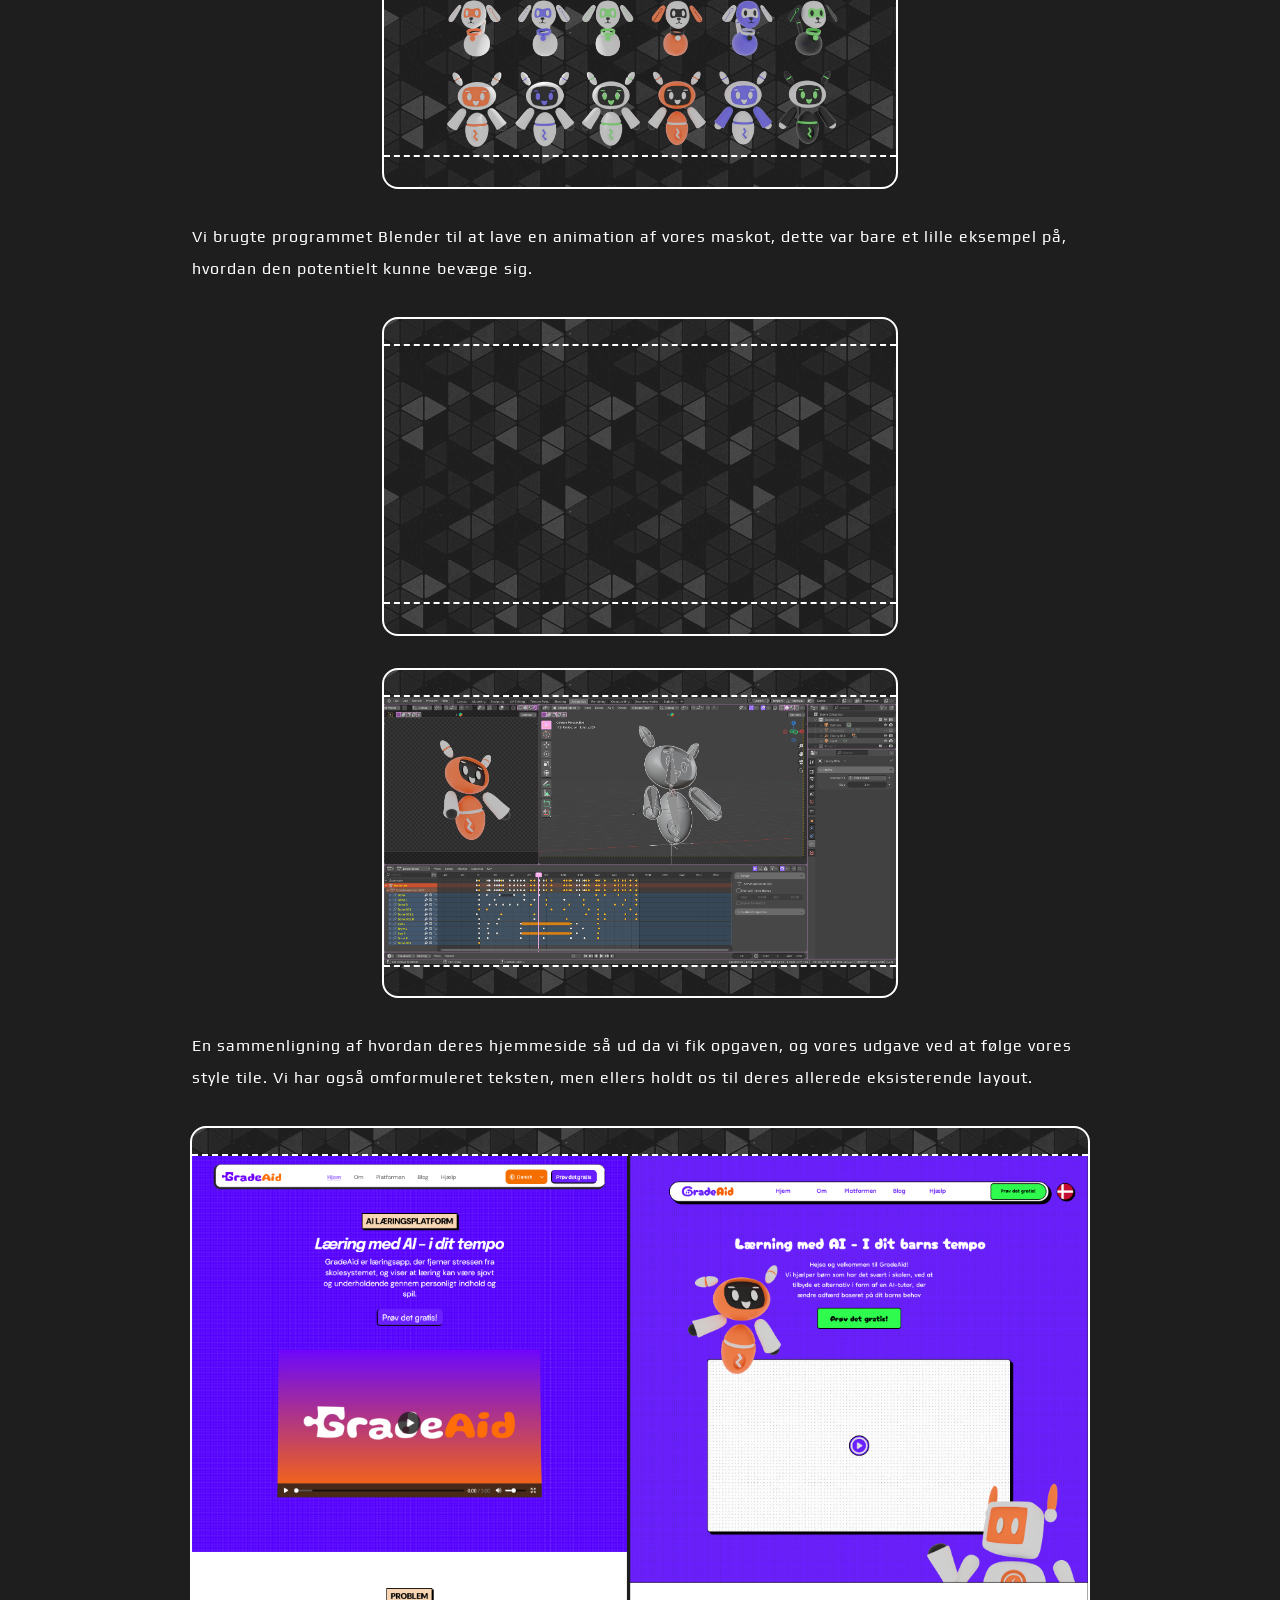
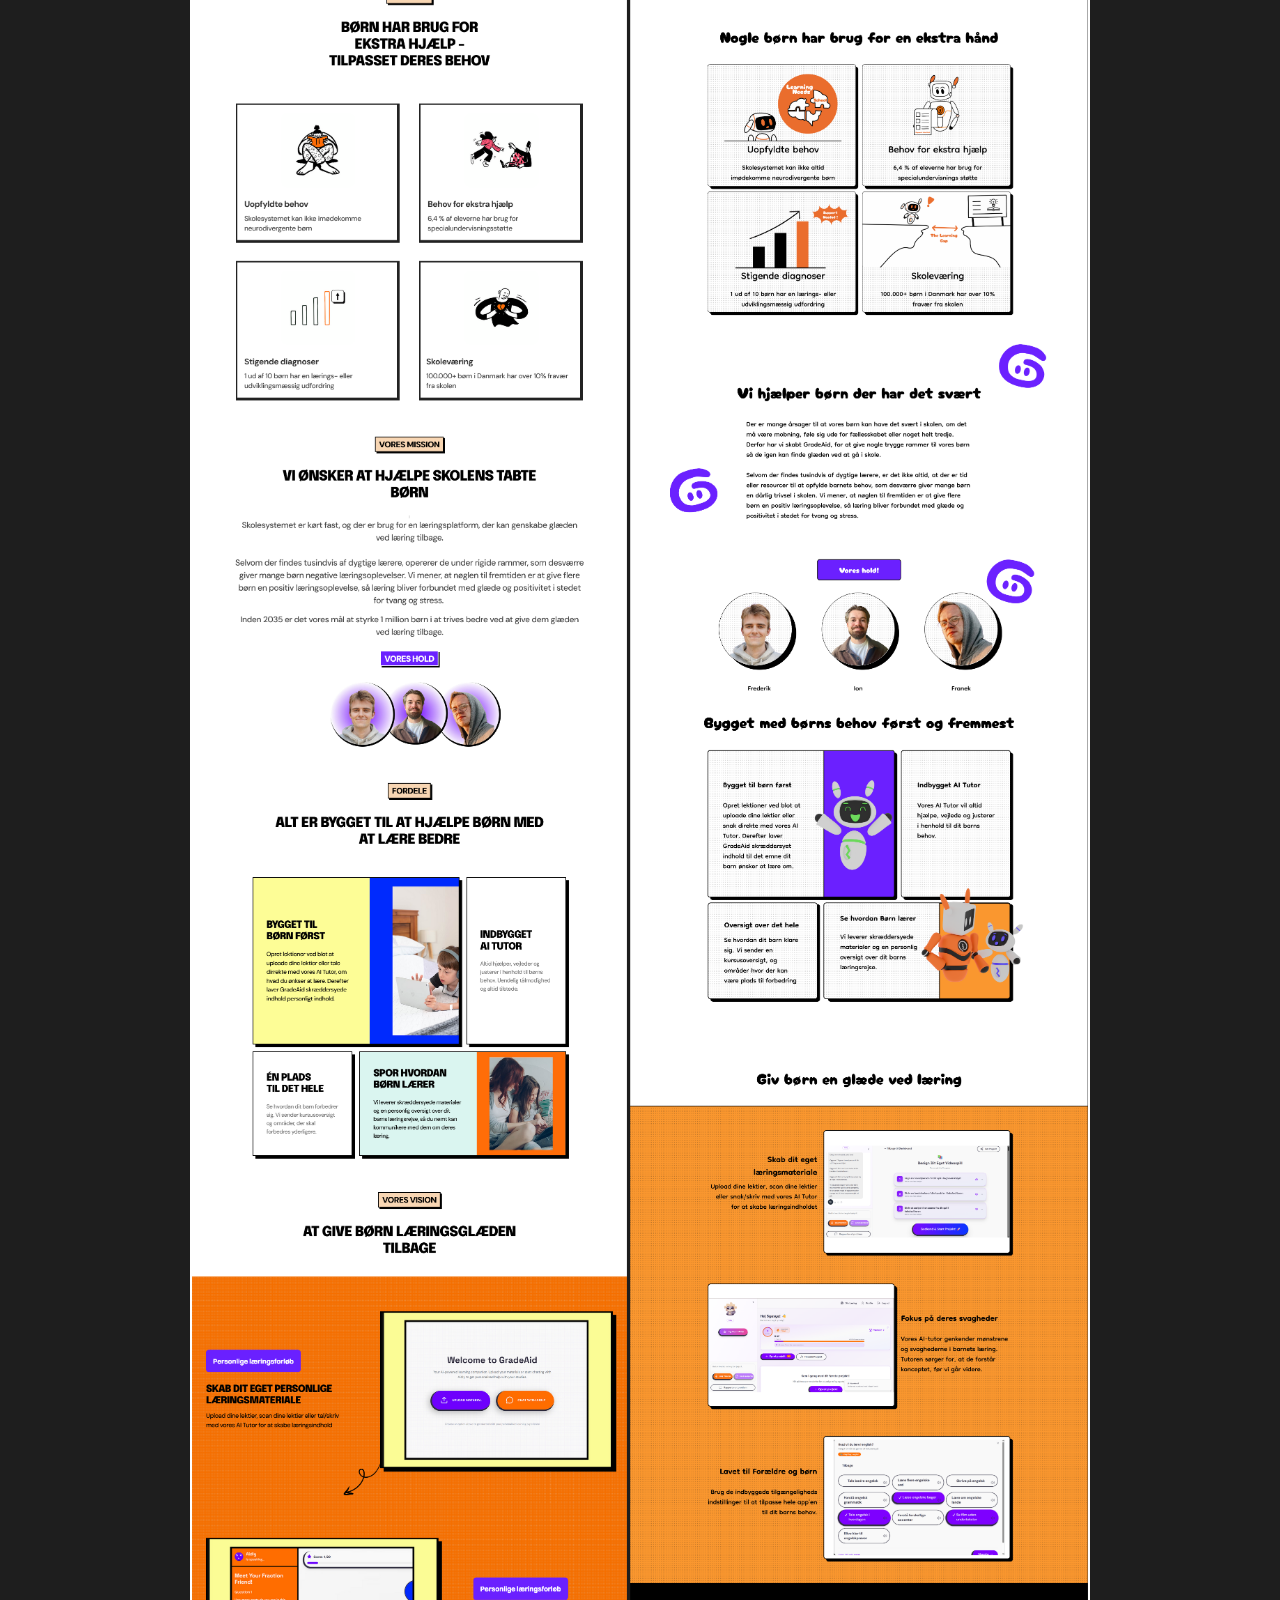
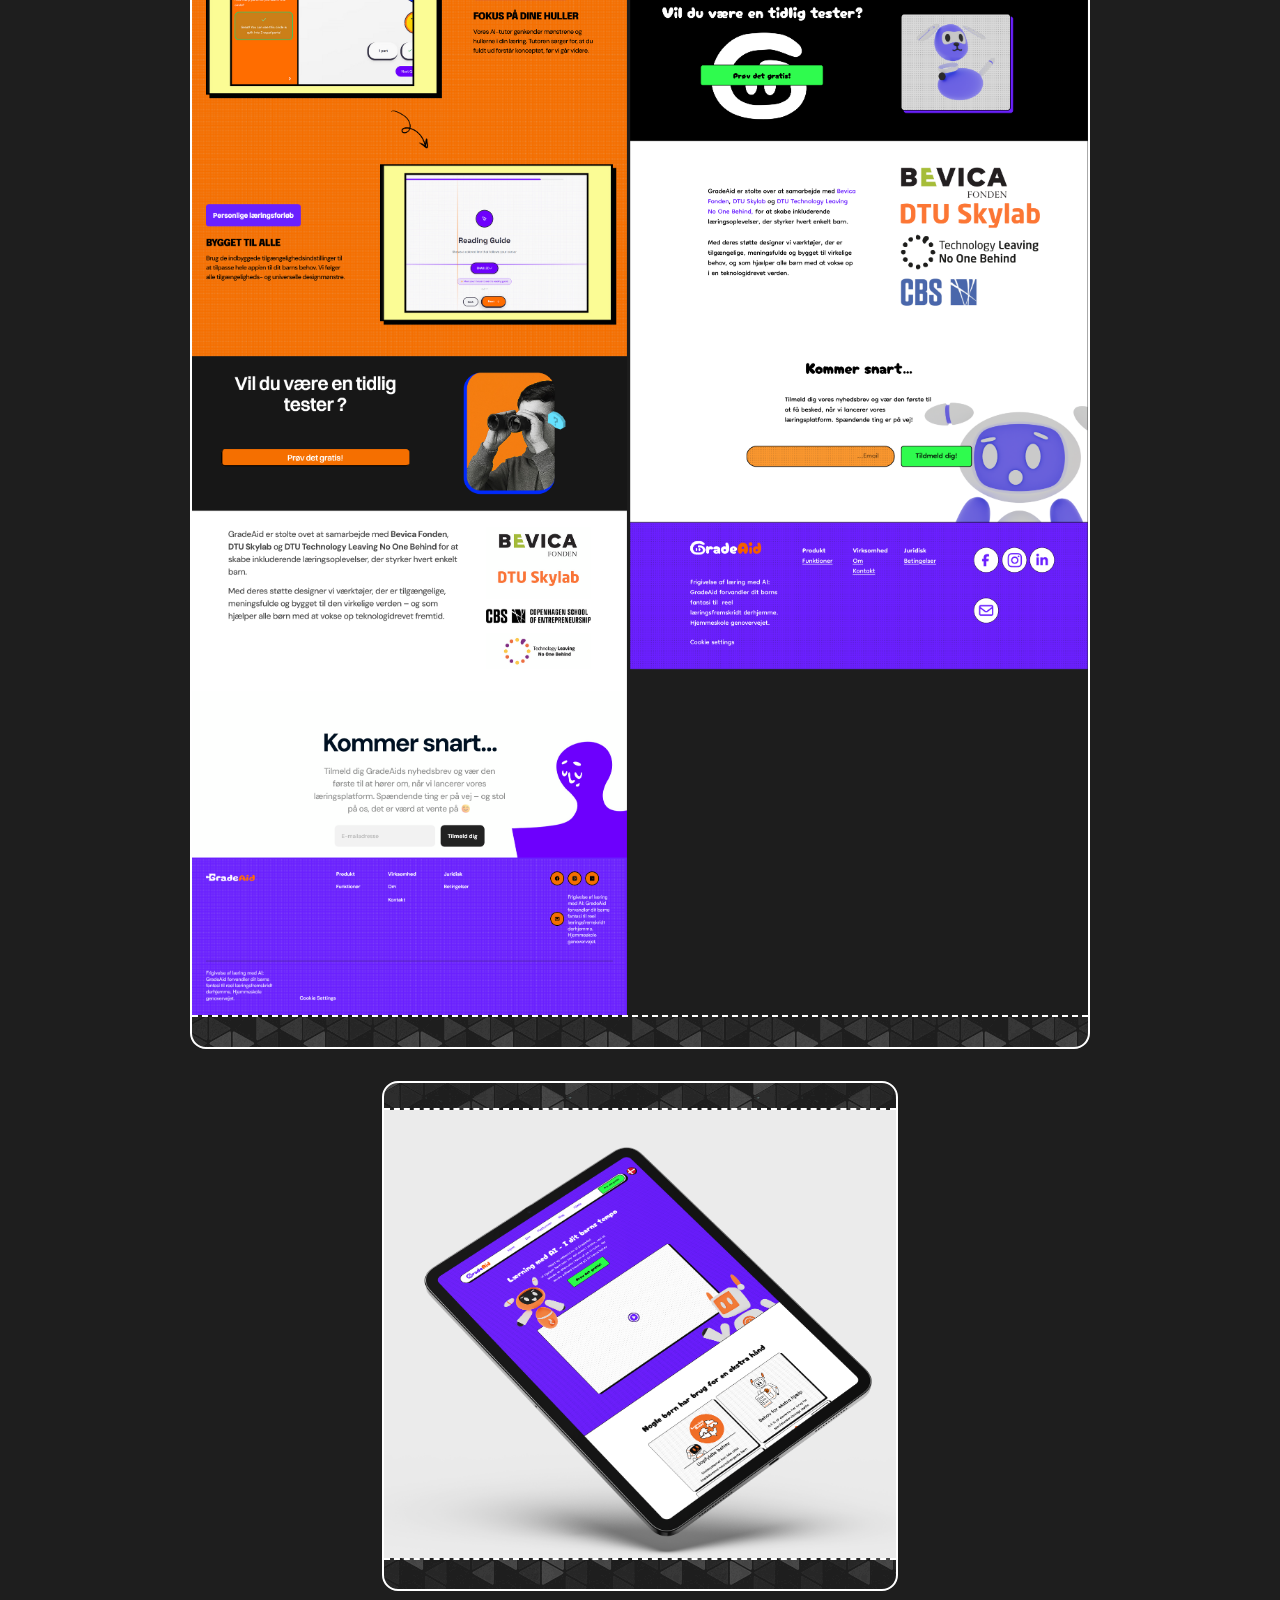
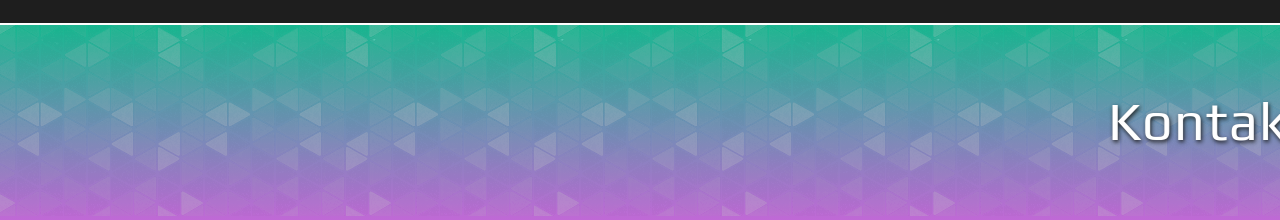
<file: portfolioPiecesDir/gradeAid.html>
<!doctype html>
<html lang="en">
<head>
    <meta charset="UTF-8">
    <meta name="viewport"
          content="width=device-width, user-scalable=yes, initial-scale=1.0, maximum-scale=10.0, minimum-scale=1.0">
    <meta http-equiv="X-UA-Compatible" content="ie=edge">

    <link rel="preconnect" href="https://fonts.googleapis.com">
    <link rel="preconnect" href="https://fonts.gstatic.com" crossorigin>
    <link href="https://fonts.googleapis.com/css2?family=Orbitron:wght@400..900&display=swap" rel="stylesheet">
    <link href="https://fonts.googleapis.com/css2?family=Comfortaa:wght@300..700&family=Iceland&family=Maven+Pro:wght@400..900&family=Orbitron:wght@400..900&family=Play:wght@400;700&family=Turret+Road:wght@200;300;400;500;700;800&display=swap" rel="stylesheet">

    <link rel="stylesheet" href="../CSS/portfolioPiecesCSS.css">
    <script defer type="module" src="../JS/app.js"></script>

    <link rel="icon" type="image/png" href="../img/kiwiIcon.png">
    <title>GradeAid</title>
</head>
<body>

<!-- Copy this template whenever a new portfolio piece has to be created,
 add references to other folders if needed for the particular piece-->

<portfolio-piece-header></portfolio-piece-header>
<div class="intro-text">
    <h2>GradeAid</h2>
    <p>Vores eksamensopgave på 3. semester af multimediedesign uddannelsen, som vi fik 12 for, fik vi en case med en rigtig kunde, 'GradeAid'. Et lille startup firma hvis mål er at forbedre skolevægring blandt neurodivigente børn, ved tungt brug af deres AI-platform. Man kan finde deres hjemmeside her: <a href="https://gradeaid.ai/da/" target="_blank">GradeAid</a> De ønskede fra os: 3 maskotter, en animation og en stærkere visuel identiet. Vi fordelte arbejdsopgaverne således: <br>
    <strong>Kiwi Mai:</strong> Figma mockup, 3D, Style tile, Animation, User Journey, Personas, Konkurrence analyse, Visuel identitet <br>
    <strong>Nur Aisya Shasmeen:</strong> Canva, 2D, User research, User Testing, Visual mapping, Visuel identitet </p>
</div>

<div class="intro-text portfolio-subject">
    <p>Figma</p>
    <p>Canva</p>
    <p>Blender</p>
    <p>Illustrator</p>
    <p>UI/UX</p>
    <p>Photoshop</p>
</div>

<div class="descriptive-text">
    <p>Igennem vores research kom vi frem til en identitet der gør brug af robotter, og en finpudsning af deres neo-brutalist stil for at gøre den mere konsitent til alle deres platformer (Hjemmeside og Webapp), såvel som til deres marketing materiale. Vi endte med at udarbejde en style tile de kan referere til i fremtiden, til deres behov.</p>
</div>

<div class="image-container image-container-tall">
    <img src="../img/portfolioImgs/gradeAid/Style tile.png">
</div>

<div class="descriptive-text">
    <p>Det vidste sig at robotter var en god kandidat til vores maskotter, da det fjerne det sociale press der kan forekomme hos nogle neurodivigente børn. Der er blevet lavet undersøgelser omkring det ved navn SARs (Socially Assistive Robots). Ud fra den viden, valgte vi at lave og teste forskellige 2D koncepter til vores Maskotter, hvor vi til sidst endte med disse 3D figurer. Vi har avataren som brugeren spiller som, deres trofaste buddy baseret på sevicehunde, og AI-mentoren.</p>
</div>

<div class="image-container image-container-tall">
    <img src="../img/portfolioImgs/gradeAid/Robots.png">
</div>

<div class="descriptive-text">
    <p>Vi brugte programmet Blender til at lave en animation af vores maskot, dette var bare et lille eksempel på, hvordan den potentielt kunne bevæge sig.</p>
</div>

<div class="image-container image-container-tall">
    <video src="../img/portfolioImgs/gradeAid/Echobot video.mkv" autoplay loop></video>
</div>
  
<div class="image-container image-container-tall">
    <img src="../img/portfolioImgs/gradeAid/Blender screenshot.png">
</div>

<div class="descriptive-text">
    <p>En sammenligning af hvordan deres hjemmeside så ud da vi fik opgaven, og vores udgave ved at følge vores style tile. Vi har også omformuleret teksten, men ellers holdt os til deres allerede eksisterende layout.</p>
</div>

<div class="image-container">
    <img src="../img/portfolioImgs/gradeAid/GradeAid mockup.png">
</div>

<div class="image-container image-container-tall">
    <img src="../img/portfolioImgs/gradeAid/Ipad mockup.png">
</div>


<!-- footer -->
<portfolio-footer></portfolio-footer>
</body>
</html>
</file>
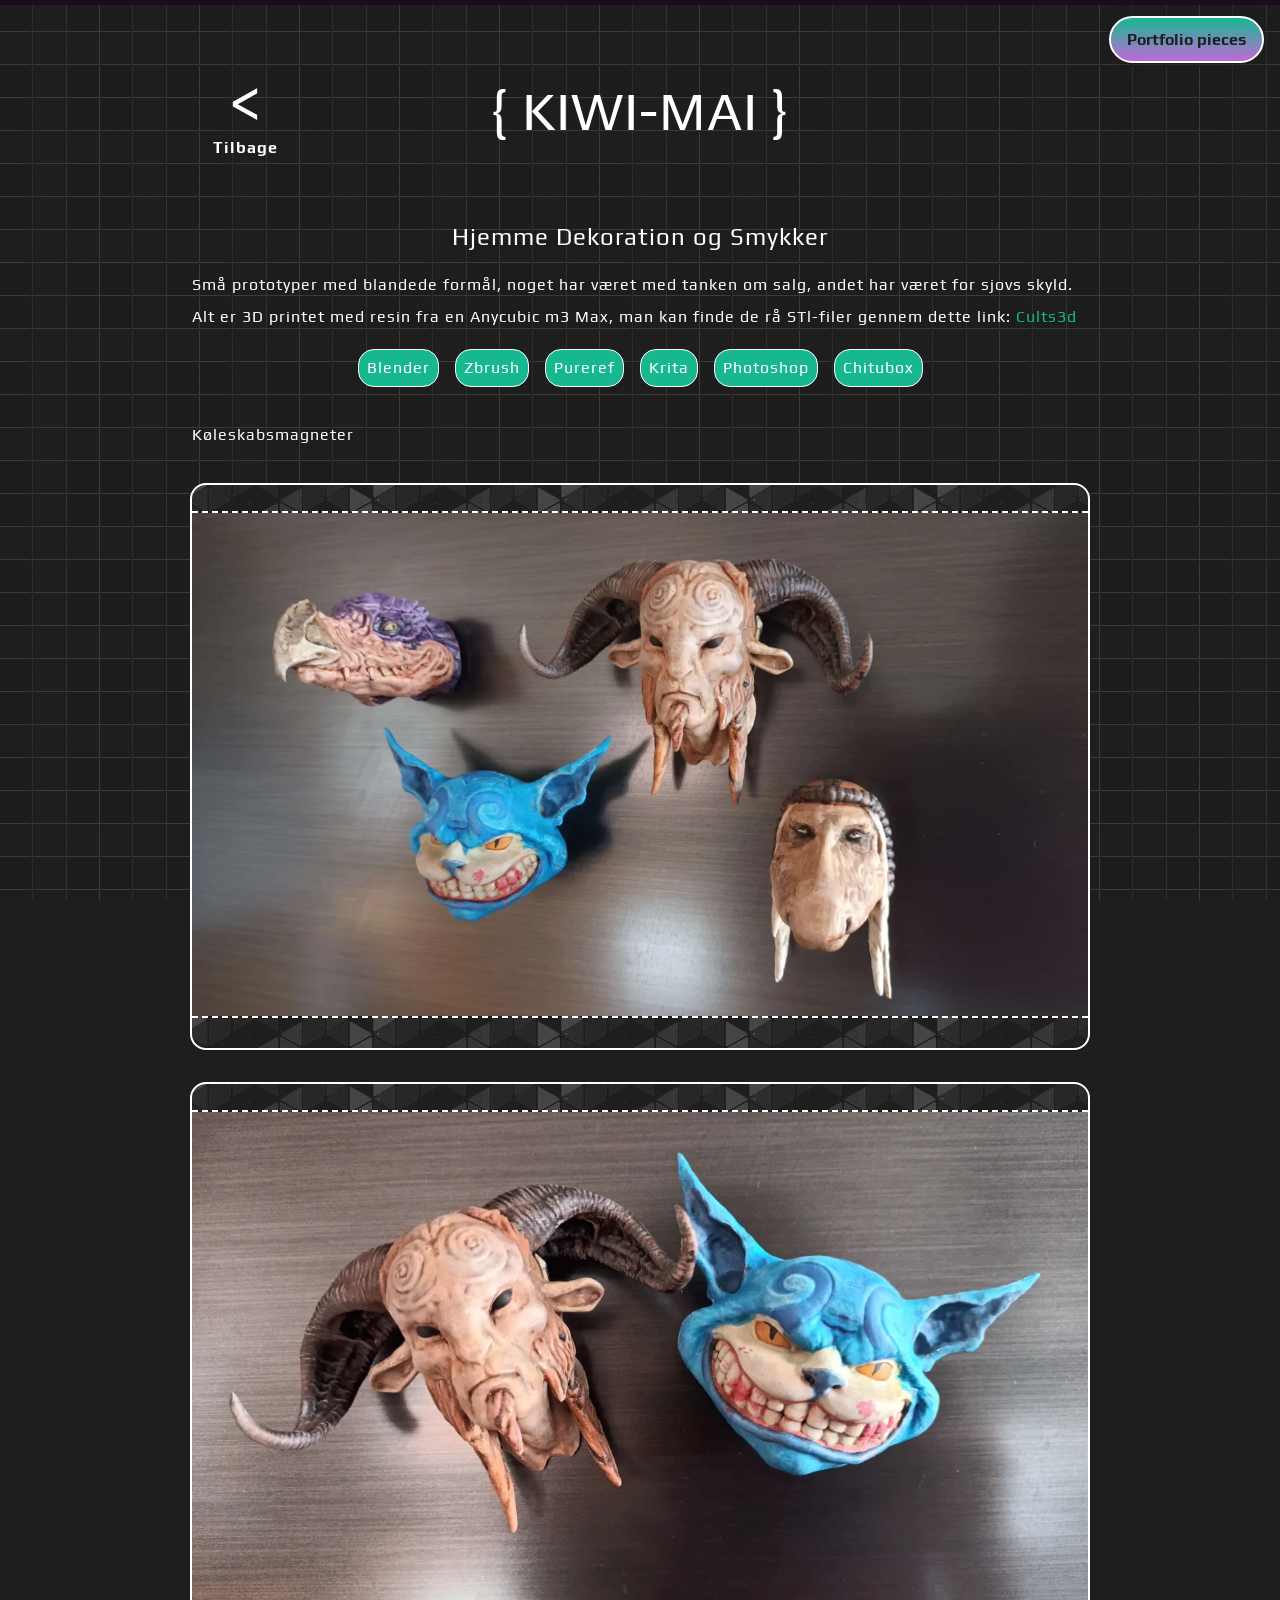
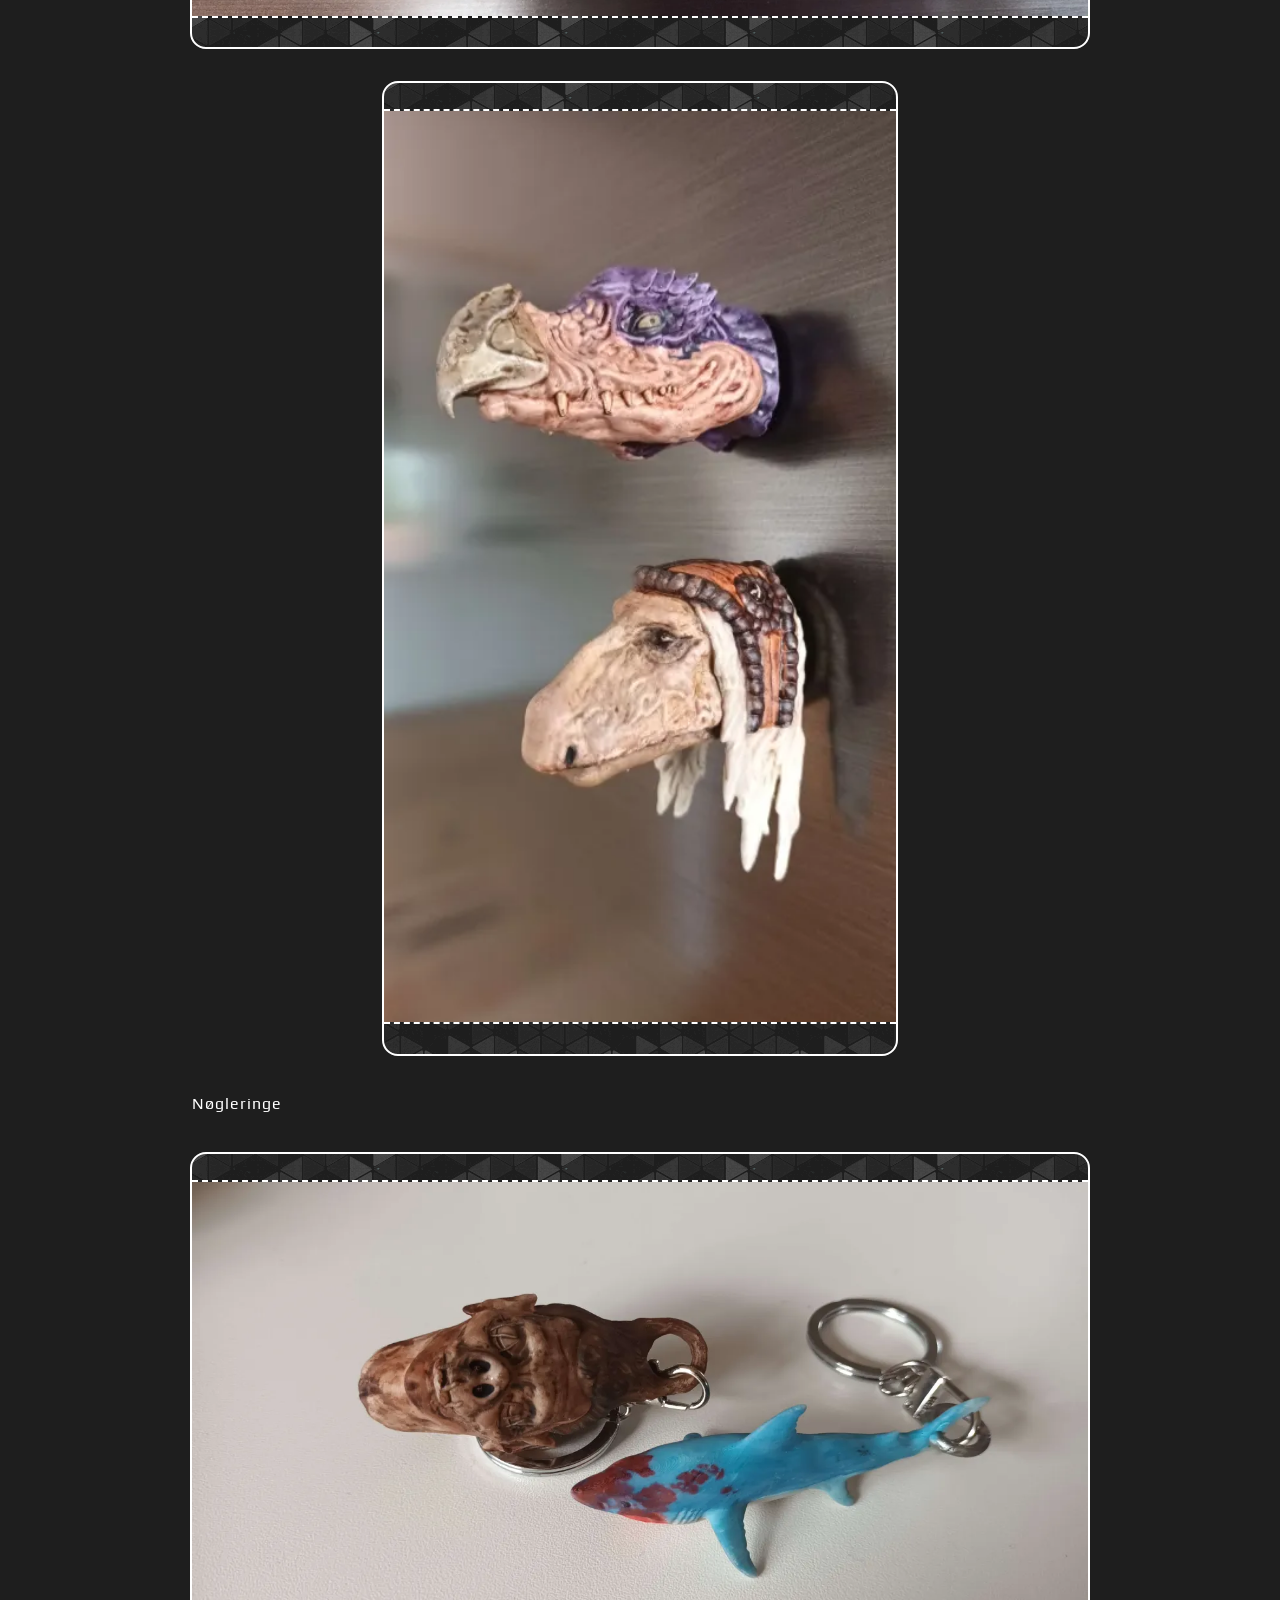
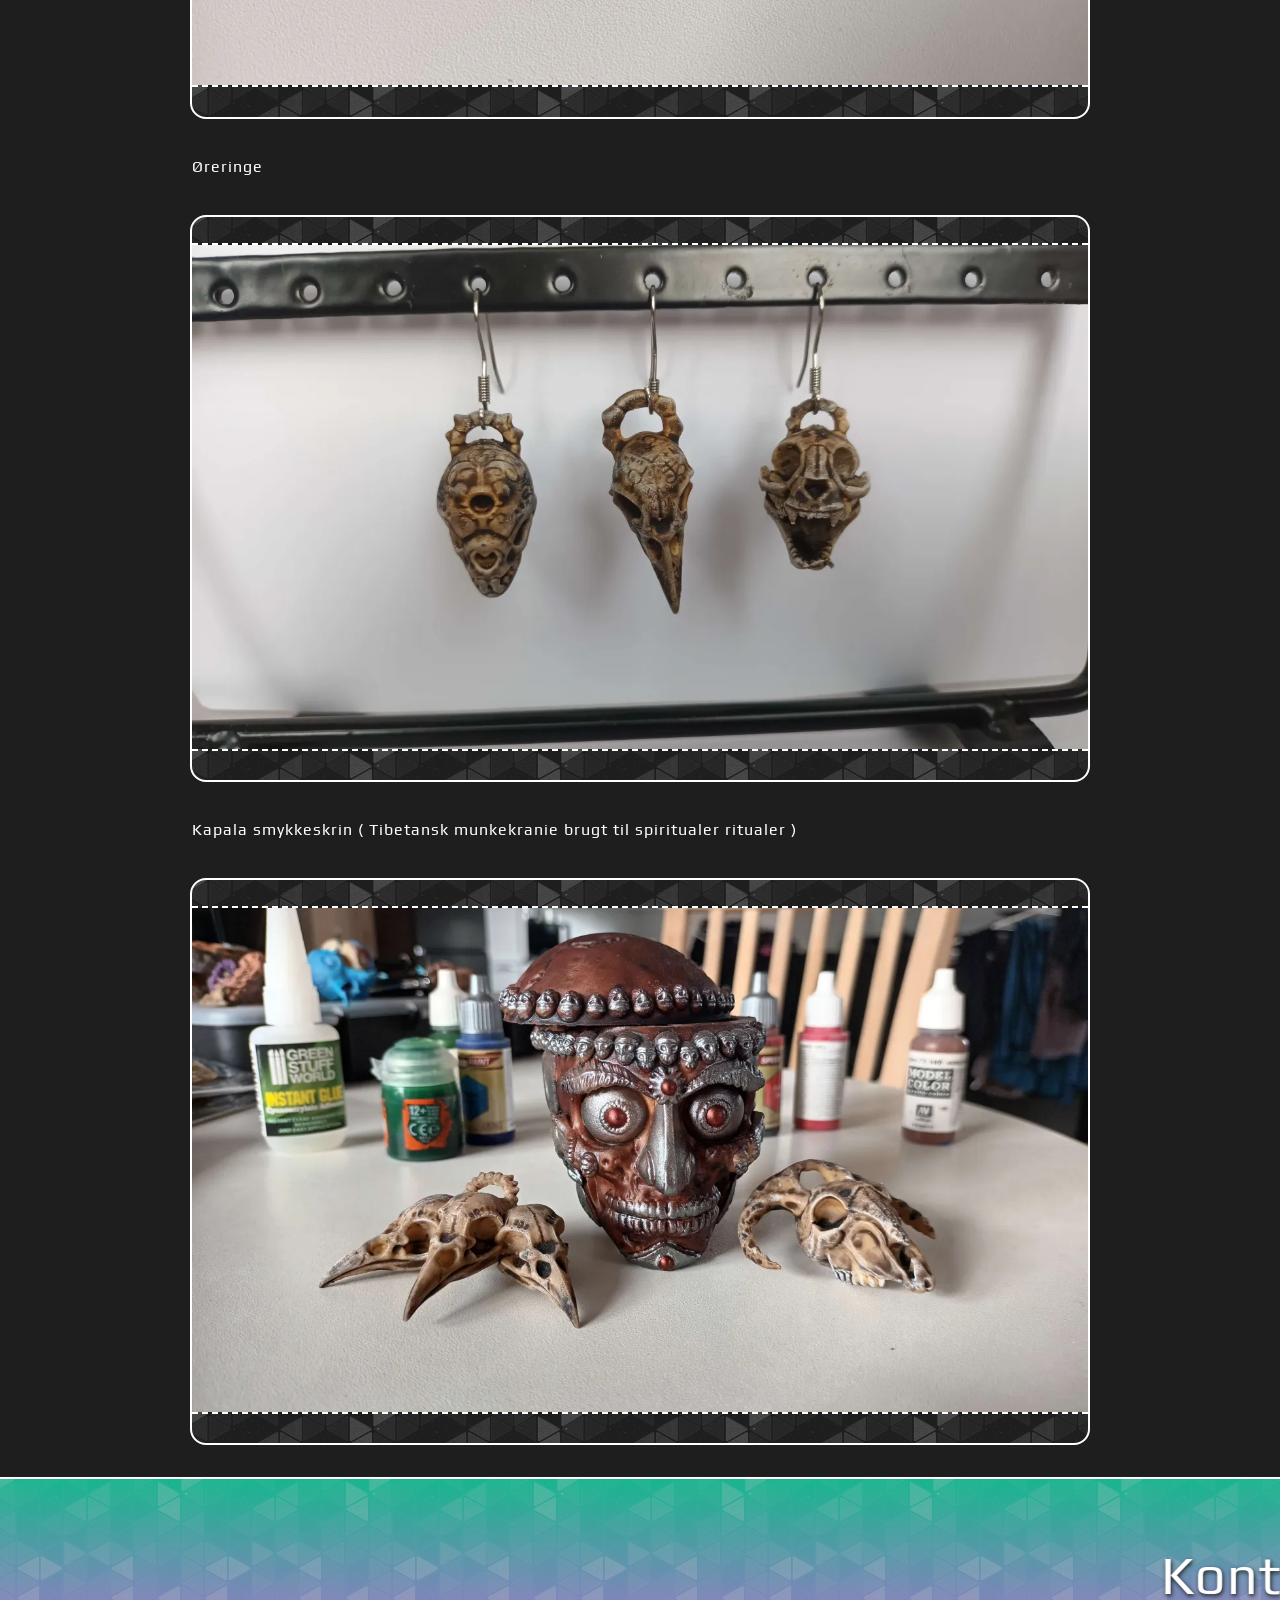
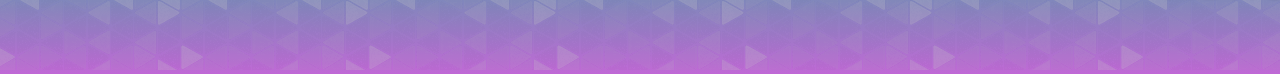
<file: portfolioPiecesDir/hjemmeDecoration.html>
<!doctype html>
<html lang="en">
<head>
    <meta charset="UTF-8">
    <meta name="viewport"
          content="width=device-width, user-scalable=yes, initial-scale=1.0, maximum-scale=10.0, minimum-scale=1.0">
    <meta http-equiv="X-UA-Compatible" content="ie=edge">

    <link rel="preconnect" href="https://fonts.googleapis.com">
    <link rel="preconnect" href="https://fonts.gstatic.com" crossorigin>
    <link href="https://fonts.googleapis.com/css2?family=Orbitron:wght@400..900&display=swap" rel="stylesheet">
    <link href="https://fonts.googleapis.com/css2?family=Comfortaa:wght@300..700&family=Iceland&family=Maven+Pro:wght@400..900&family=Orbitron:wght@400..900&family=Play:wght@400;700&family=Turret+Road:wght@200;300;400;500;700;800&display=swap" rel="stylesheet">

    <link rel="stylesheet" href="../CSS/portfolioPiecesCSS.css">
    <script defer type="module" src="../JS/app.js"></script>

    <link rel="icon" type="image/png" href="../img/kiwiIcon.png">
    <title>Hjemme Dekoration og Smykker</title>
</head>
<body>

<!-- Copy this template whenever a new portfolio piece has to be created,
 add references to other folders if needed for the particular piece-->

<portfolio-piece-header></portfolio-piece-header>
<div class="intro-text">
    <h2>Hjemme Dekoration og Smykker</h2>
    <p>Små prototyper med blandede formål, noget har været med tanken om salg, andet har været for sjovs skyld. Alt er 3D printet med resin fra en Anycubic m3 Max, man kan finde de rå STl-filer gennem dette link: <a href="https://cults3d.com/en/users/DysphoriaDesigns/3d-models" target="_blank">Cults3d</a></p>
</div>

<div class="intro-text portfolio-subject">
    <p>Blender</p>
    <p>Zbrush</p>
    <p>Pureref</p>
    <p>Krita</p>
    <p>Photoshop</p>
    <p>Chitubox</p>
</div>

<div class="descriptive-text">
    <p>Køleskabsmagneter</p>
</div>

<div class="image-container">
    <img src="../img/portfolioImgs/homeDecoAndJewelry/Fridge_magnets.webp">
</div>

<div class="image-container">
    <img src="../img/portfolioImgs/homeDecoAndJewelry/Fauno_Cheshire.webp">
</div>

<div class="image-container image-container-tall">
    <img src="../img/portfolioImgs/homeDecoAndJewelry/Urskek_urRu.webp">
</div>

<div class="descriptive-text">
    <p>Nøgleringe</p>
</div>

<div class="image-container">
    <img src="../img/portfolioImgs/homeDecoAndJewelry/Keychains.webp">
</div>

<div class="descriptive-text">
    <p>Øreringe</p>
</div>

<div class="image-container">
    <img src="../img/portfolioImgs/homeDecoAndJewelry/Earrings.webp">
</div>

<div class="descriptive-text">
    <p>Kapala smykkeskrin ( Tibetansk munkekranie brugt til spiritualer ritualer )</p>
</div>

<div class="image-container">
    <img src="../img/portfolioImgs/homeDecoAndJewelry/Kapala.webp">
</div>

<!-- footer -->
<portfolio-footer></portfolio-footer>
</body>
</html>
</file>
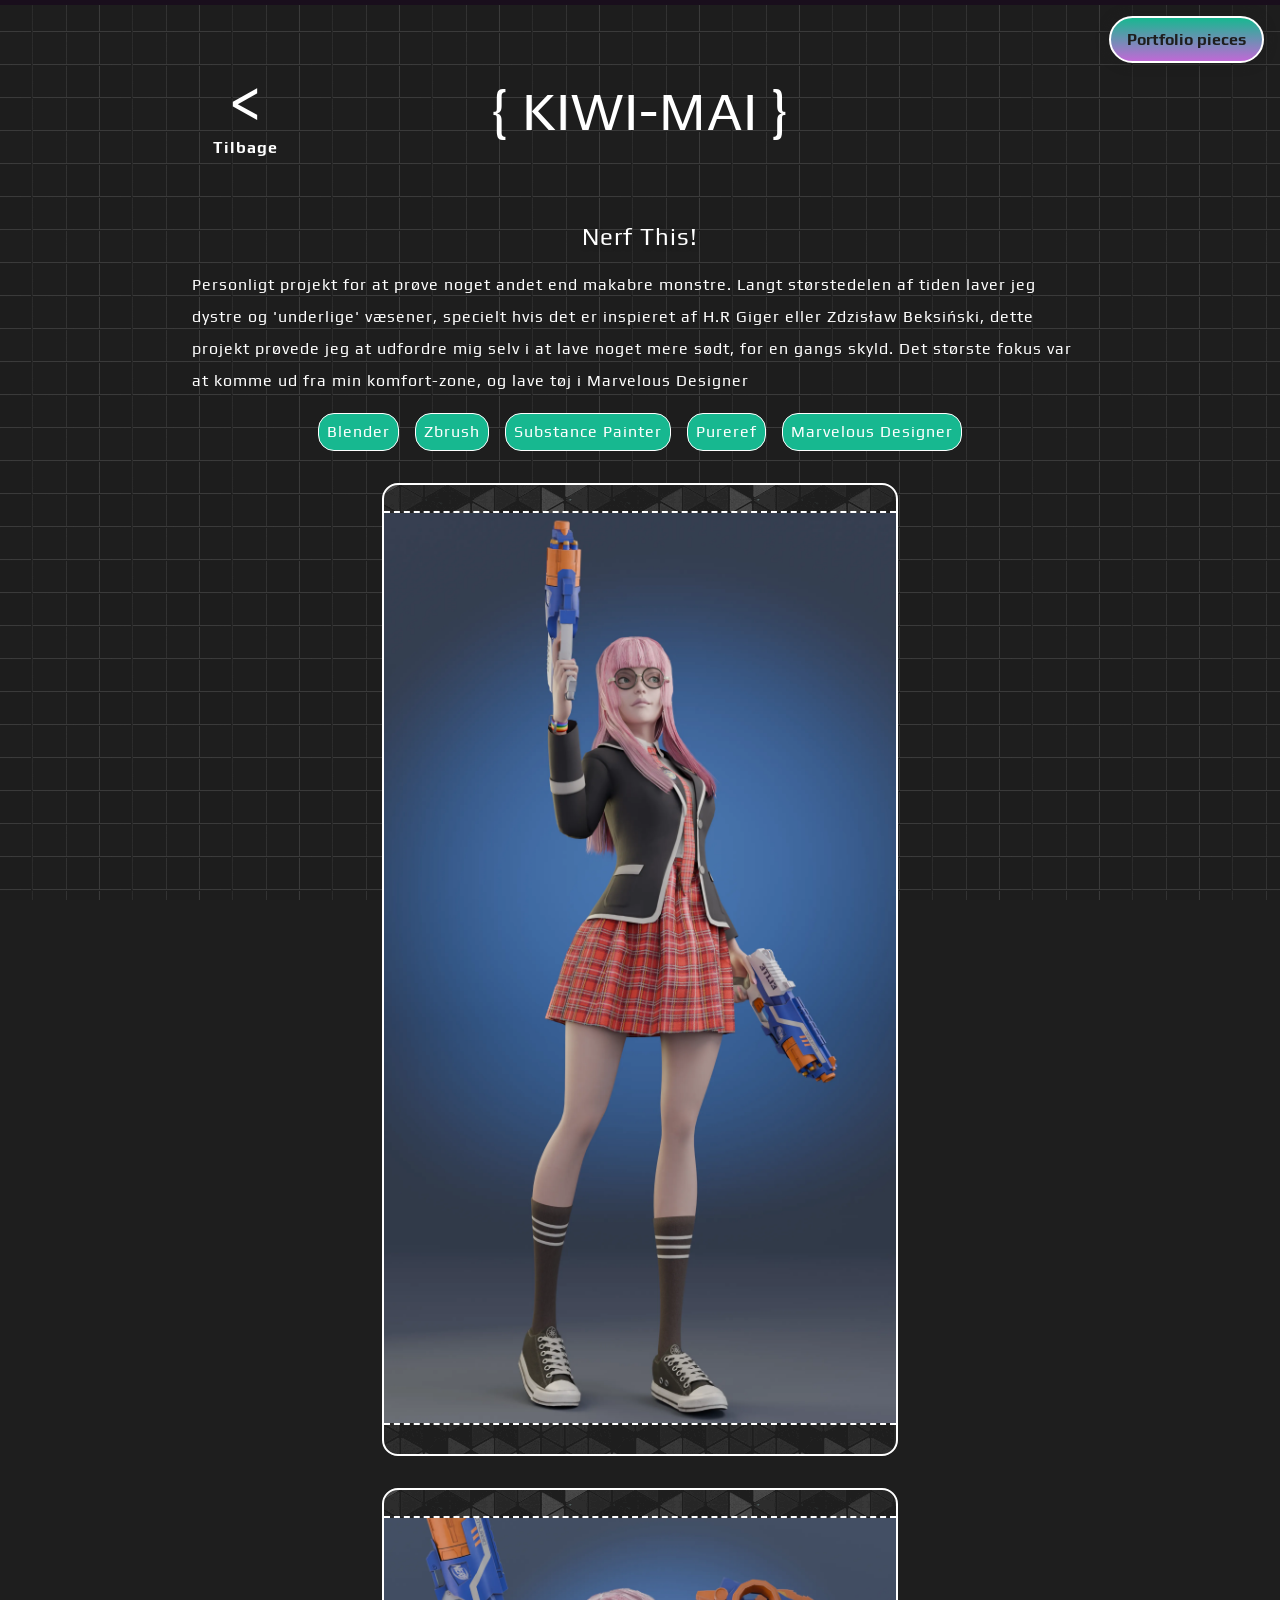
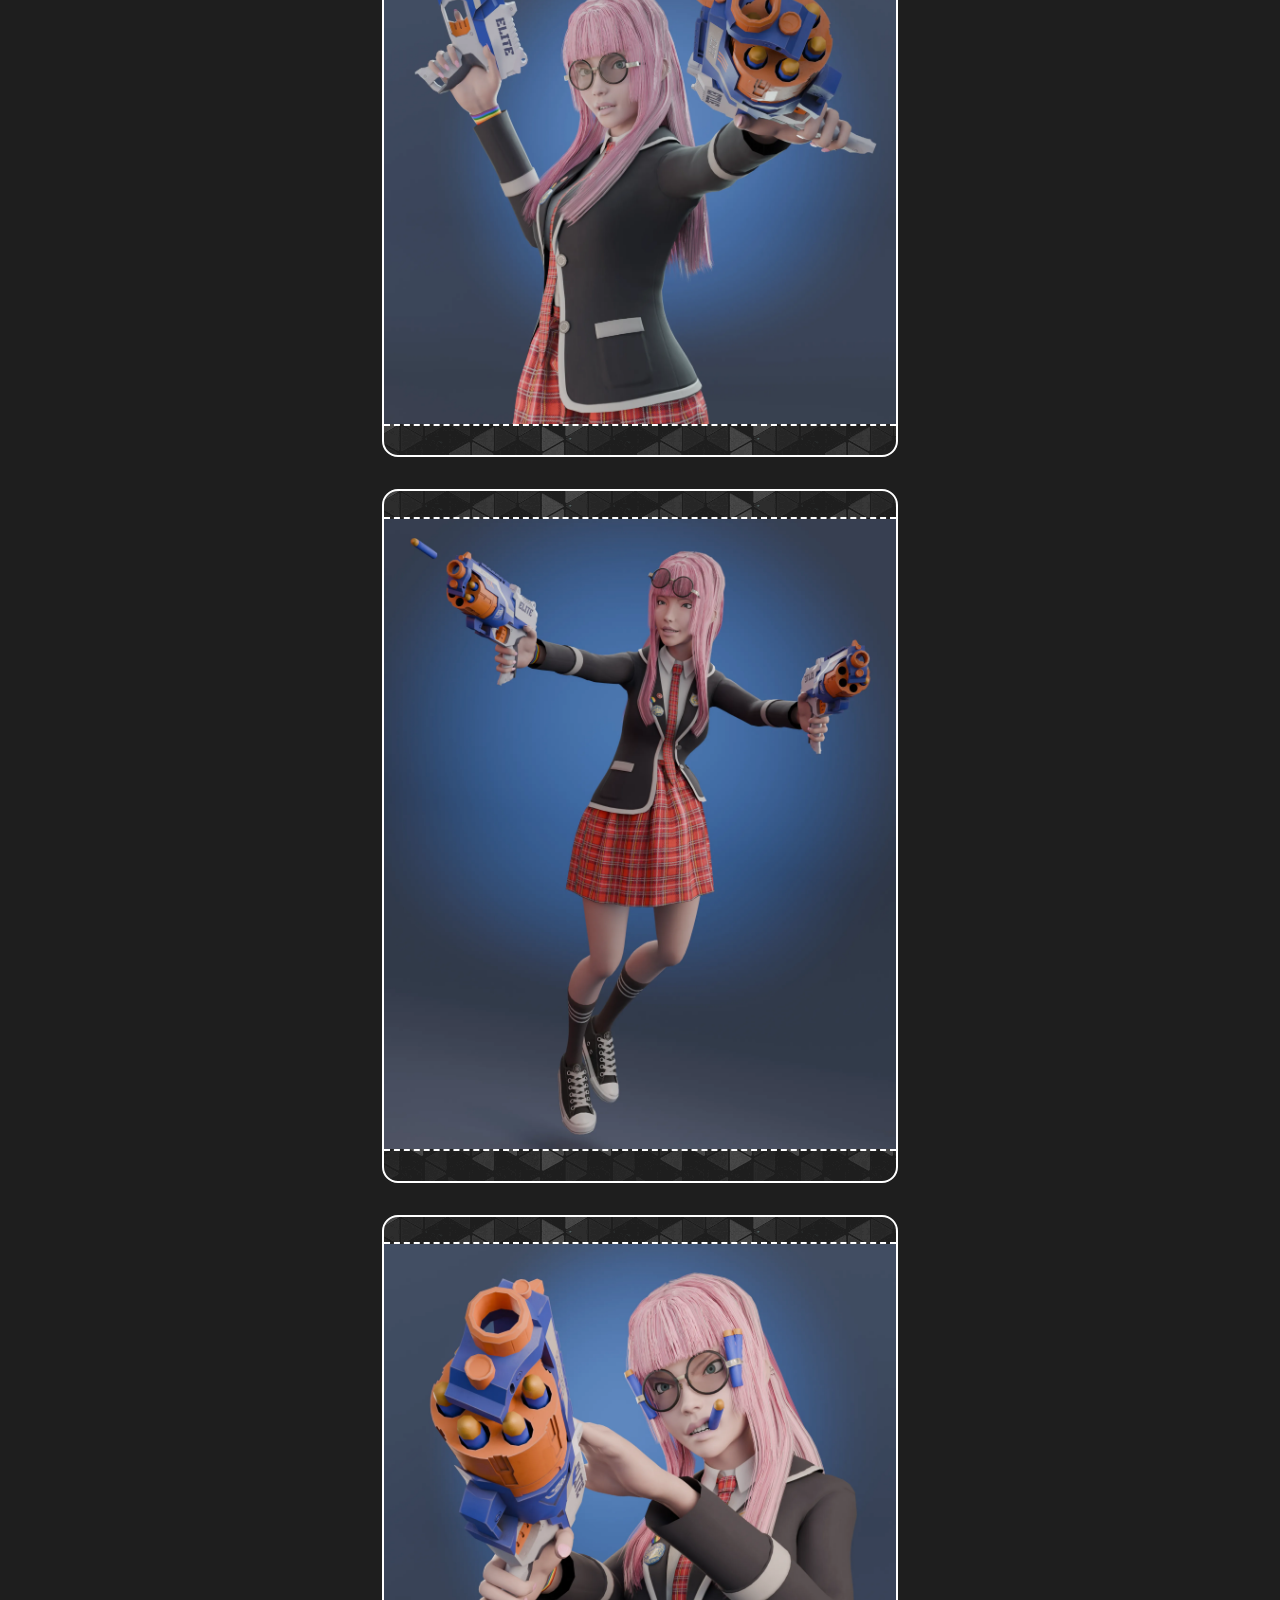
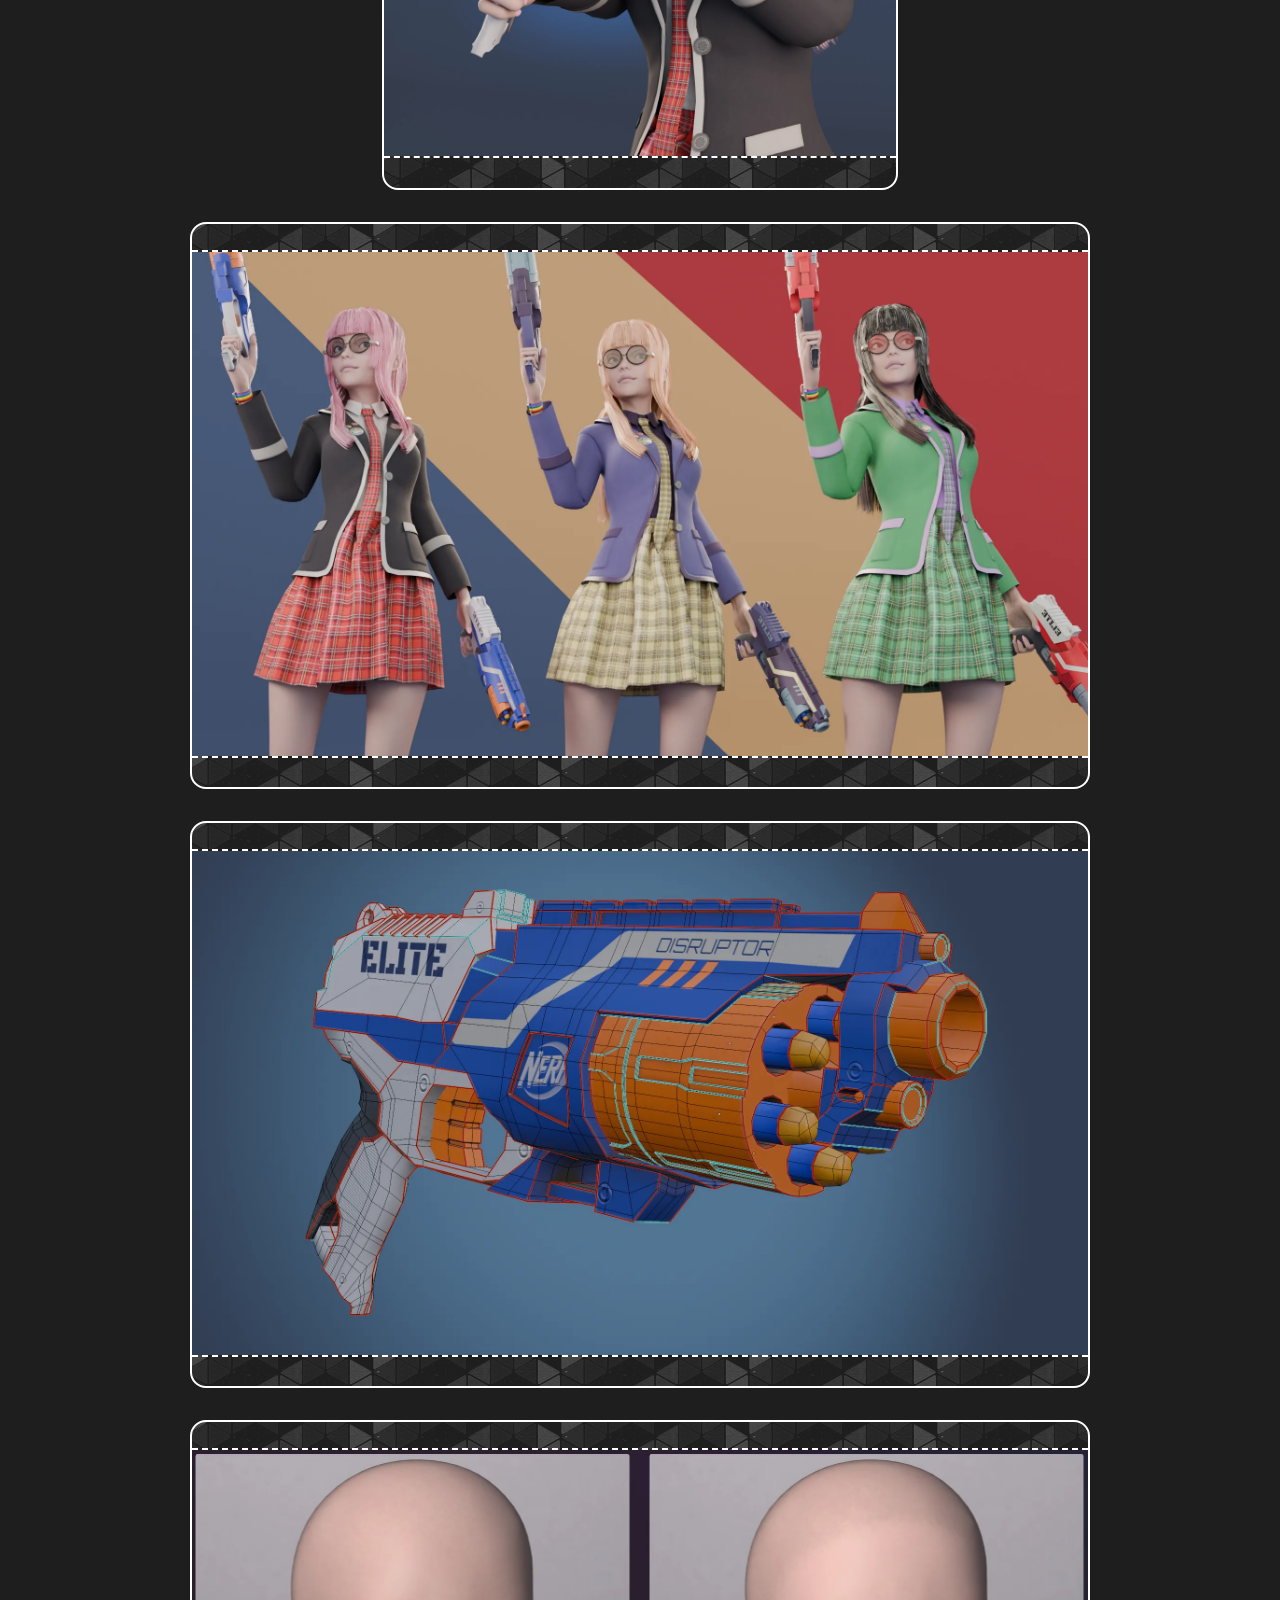
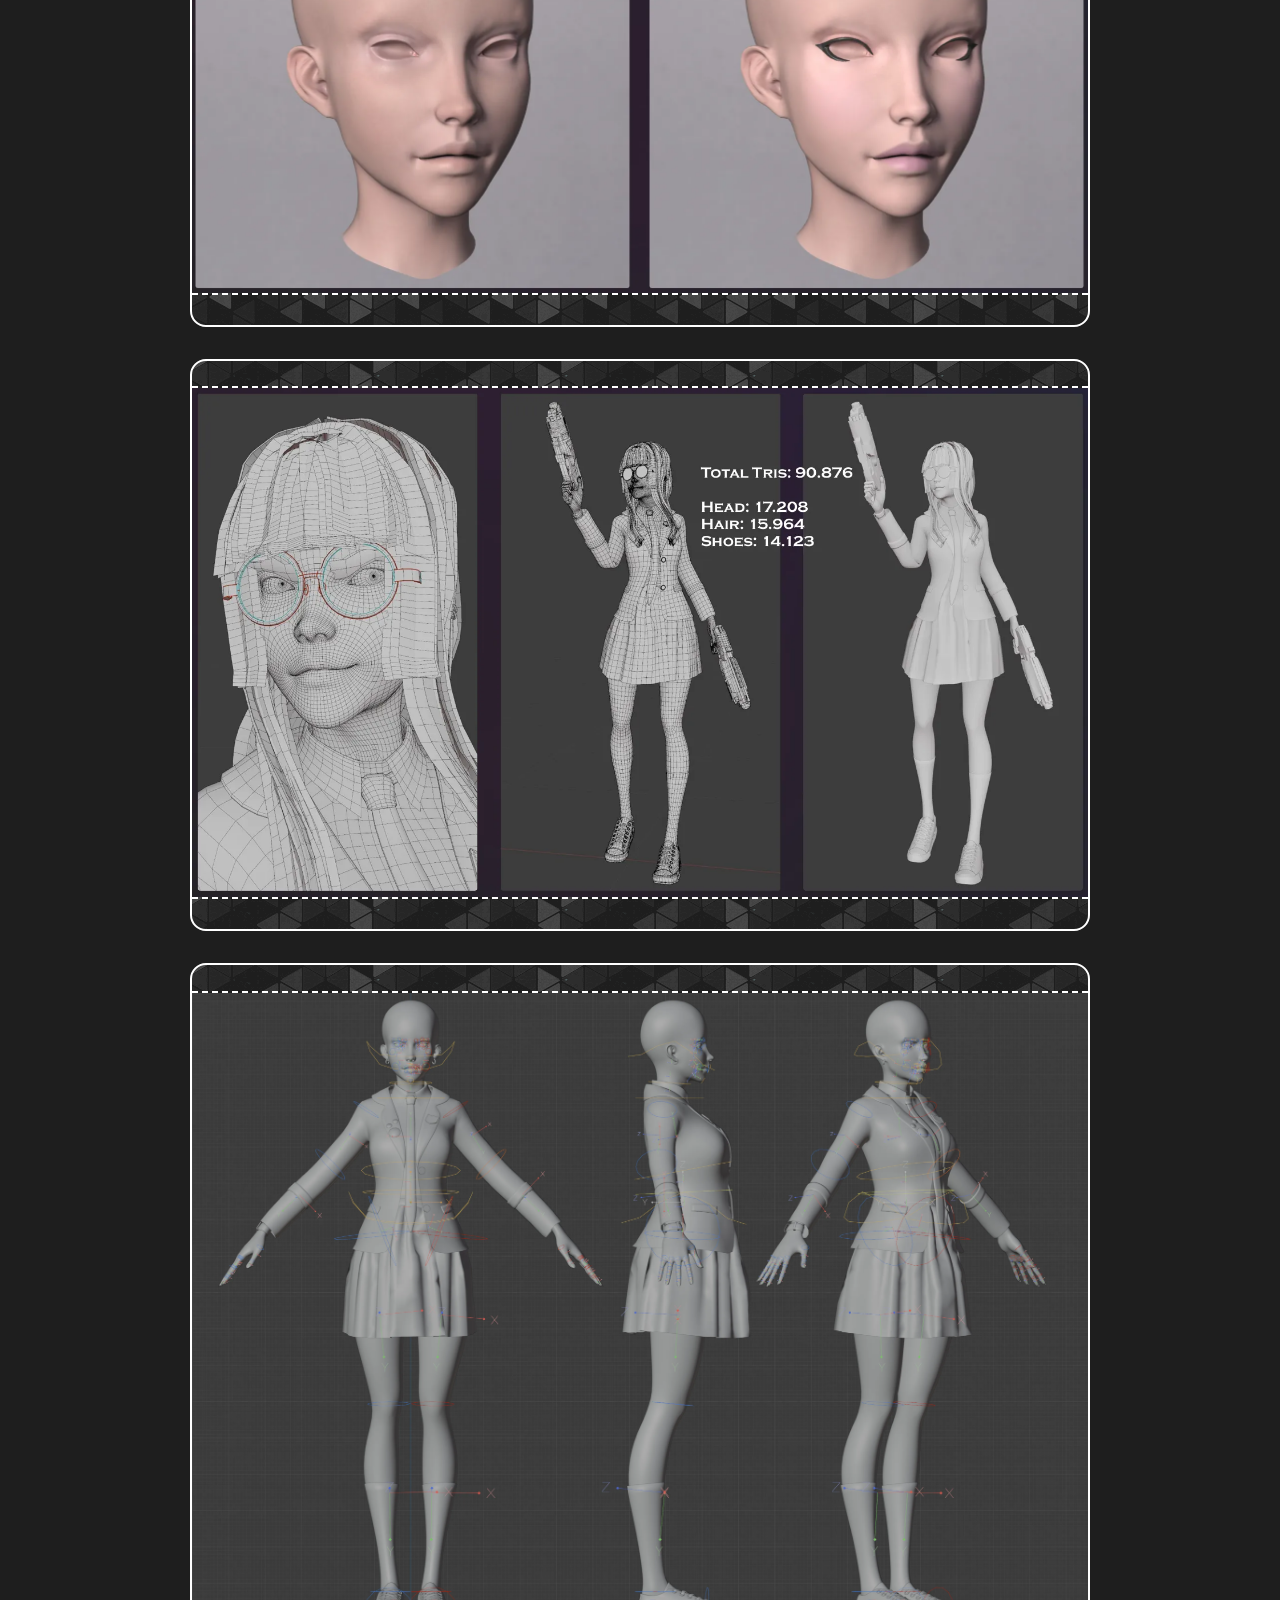
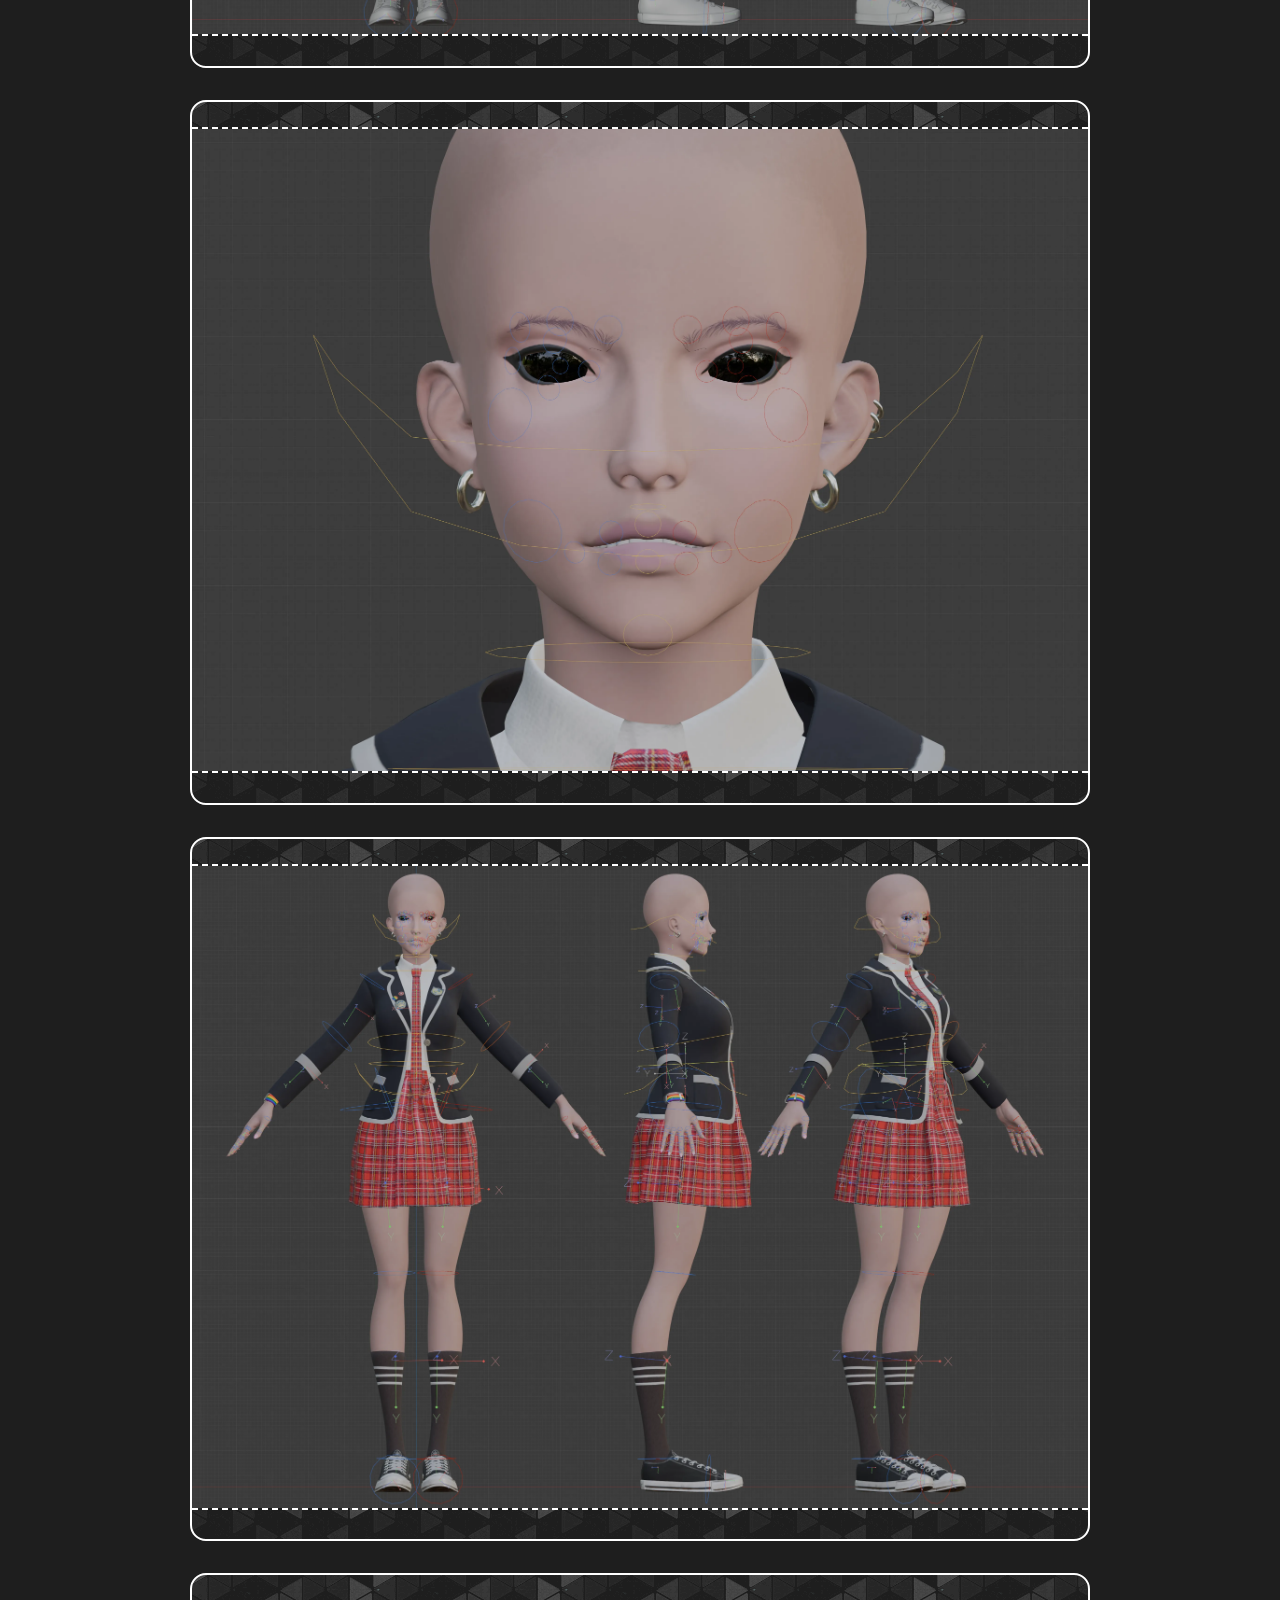
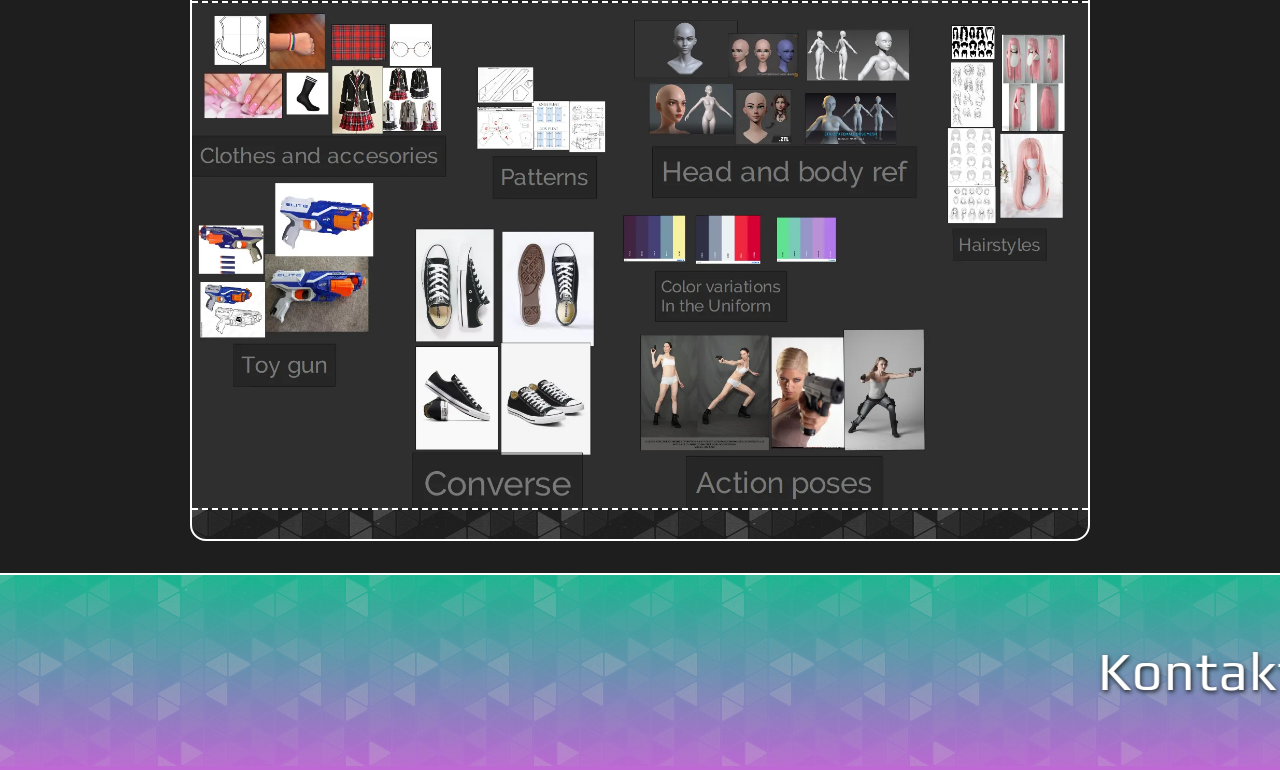
<file: portfolioPiecesDir/nerfThis.html>
<!doctype html>
<html lang="en">
<head>
    <meta charset="UTF-8">
    <meta name="viewport"
          content="width=device-width, user-scalable=yes, initial-scale=1.0, maximum-scale=10.0, minimum-scale=1.0">
    <meta http-equiv="X-UA-Compatible" content="ie=edge">

    <link rel="preconnect" href="https://fonts.googleapis.com">
    <link rel="preconnect" href="https://fonts.gstatic.com" crossorigin>
    <link href="https://fonts.googleapis.com/css2?family=Orbitron:wght@400..900&display=swap" rel="stylesheet">
    <link href="https://fonts.googleapis.com/css2?family=Comfortaa:wght@300..700&family=Iceland&family=Maven+Pro:wght@400..900&family=Orbitron:wght@400..900&family=Play:wght@400;700&family=Turret+Road:wght@200;300;400;500;700;800&display=swap" rel="stylesheet">

    <link rel="stylesheet" href="../CSS/portfolioPiecesCSS.css">
    <script defer type="module" src="../JS/app.js"></script>

    <link rel="icon" type="image/png" href="../img/kiwiIcon.png">
    <title>Nerf This!</title>
</head>
<body>

<!-- Copy this template whenever a new portfolio piece has to be created,
 add references to other folders if needed for the particular piece-->

<portfolio-piece-header></portfolio-piece-header>
<div class="intro-text">
    <h2>Nerf This! </h2>
    <p>Personligt projekt for at prøve noget andet end makabre monstre. Langt størstedelen af tiden laver jeg dystre og 'underlige' væsener, specielt hvis det er inspieret af H.R Giger eller Zdzisław Beksiński, dette projekt prøvede jeg at udfordre mig selv i at lave noget mere sødt, for en gangs skyld. Det største fokus var at komme ud fra min komfort-zone, og lave tøj i Marvelous Designer</p>
</div>

<div class="intro-text portfolio-subject">
    <p>Blender</p>
    <p>Zbrush</p>
    <p>Substance Painter</p>
    <p>Pureref</p>
    <p>Marvelous Designer</p>
</div>

<div class="image-container image-container-tall">
    <img src="../img/portfolioImgs/nerfThis/High render 1.webp">
</div>

<div class="image-container image-container-tall">
    <img src="../img/portfolioImgs/nerfThis/High render 2 2.webp">
</div>

<div class="image-container image-container-tall">
    <img src="../img/portfolioImgs/nerfThis/High render 3.webp">
</div>

<div class="image-container image-container-tall">
    <img src="../img/portfolioImgs/nerfThis/High render 4.webp">
</div>

<div class="image-container">
    <img src="../img/portfolioImgs/nerfThis/Color variation 2.webp">
</div>

<div class="image-container">
    <img src="../img/portfolioImgs/nerfThis/Gun render wireframe.webp">
</div>

<div class="image-container">
    <img src="../img/portfolioImgs/nerfThis/Face with and without makeup.webp">
</div>

<div class="image-container">
    <img src="../img/portfolioImgs/nerfThis/Girl technical 2.webp">
</div>

<div class="image-container">
    <img src="../img/portfolioImgs/nerfThis/Rig render 1.webp">
</div>

<div class="image-container">
    <img src="../img/portfolioImgs/nerfThis/Rig render 2.webp">
</div>

<div class="image-container">
    <img src="../img/portfolioImgs/nerfThis/Rig render 3.webp">
</div>

<div class="image-container">
    <img src="../img/portfolioImgs/nerfThis/References.webp">
</div>




<!-- footer -->
<portfolio-footer></portfolio-footer>
</body>
</html>
</file>
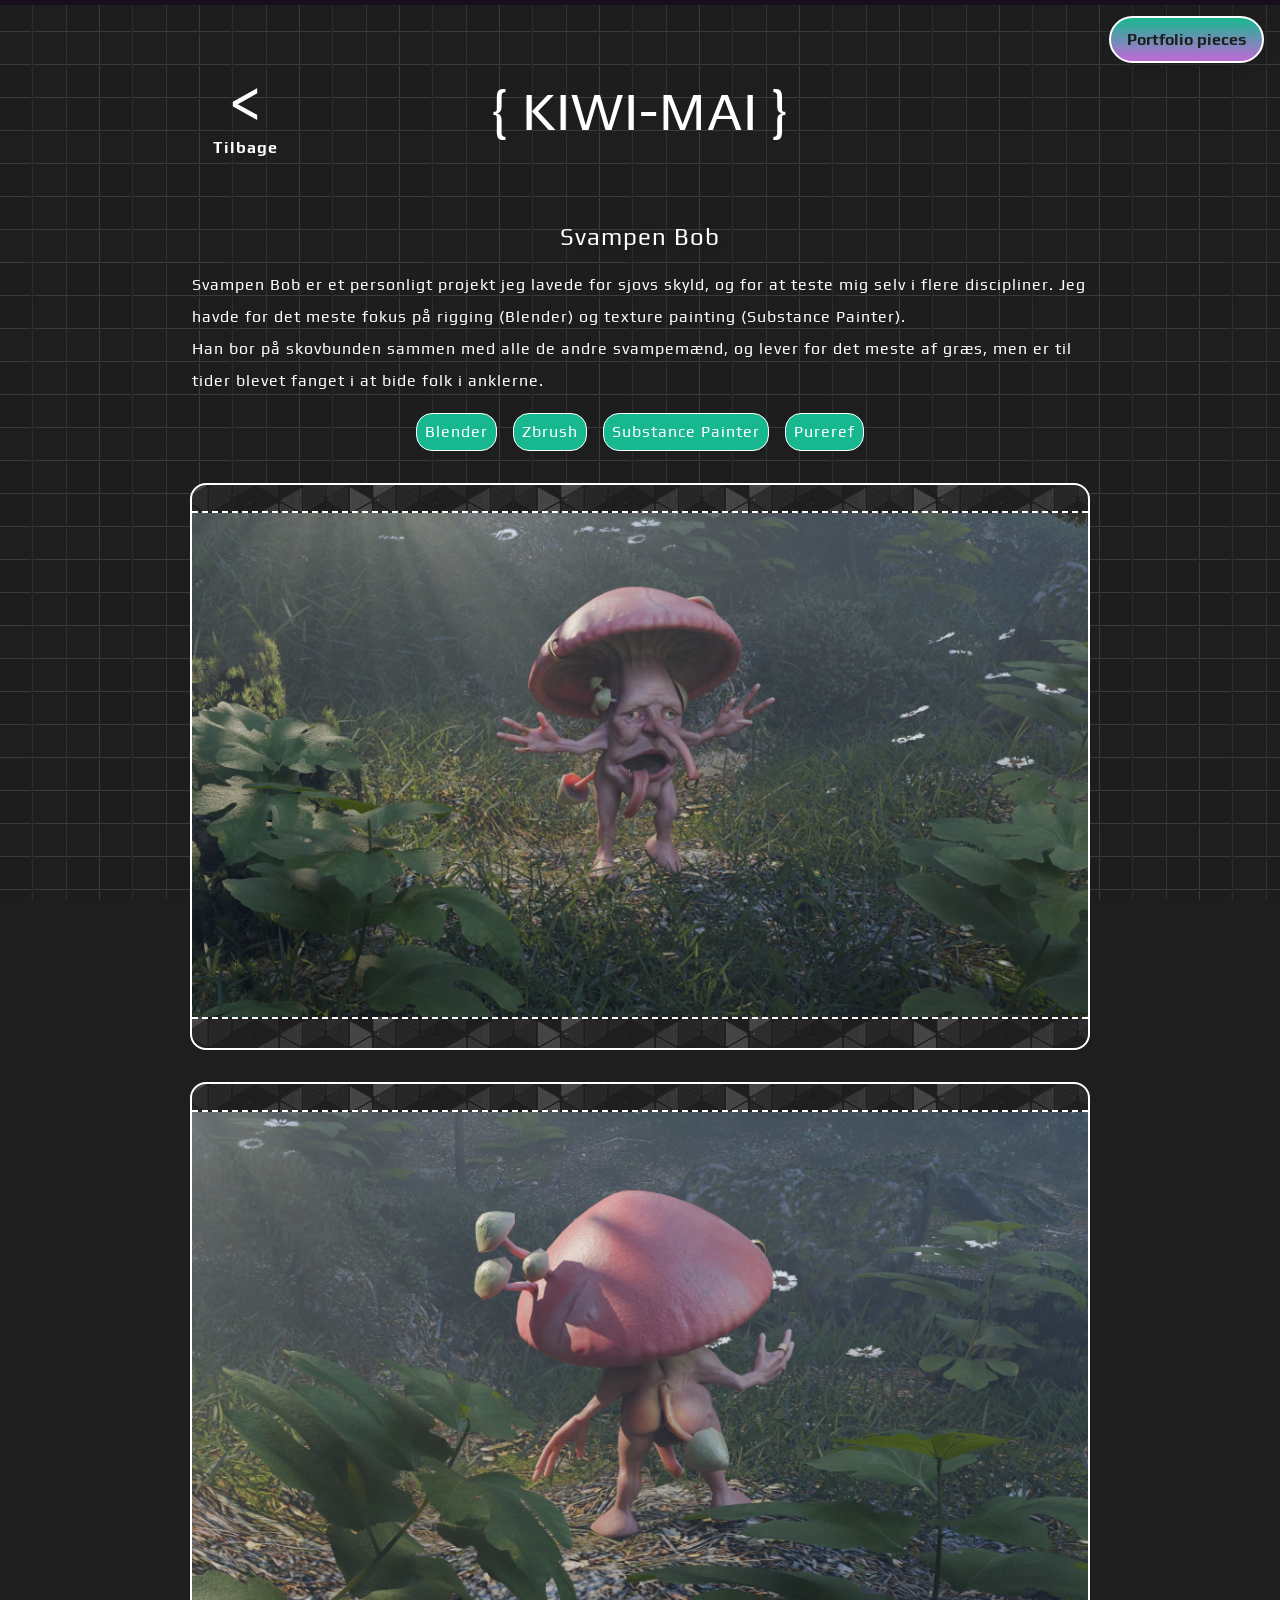
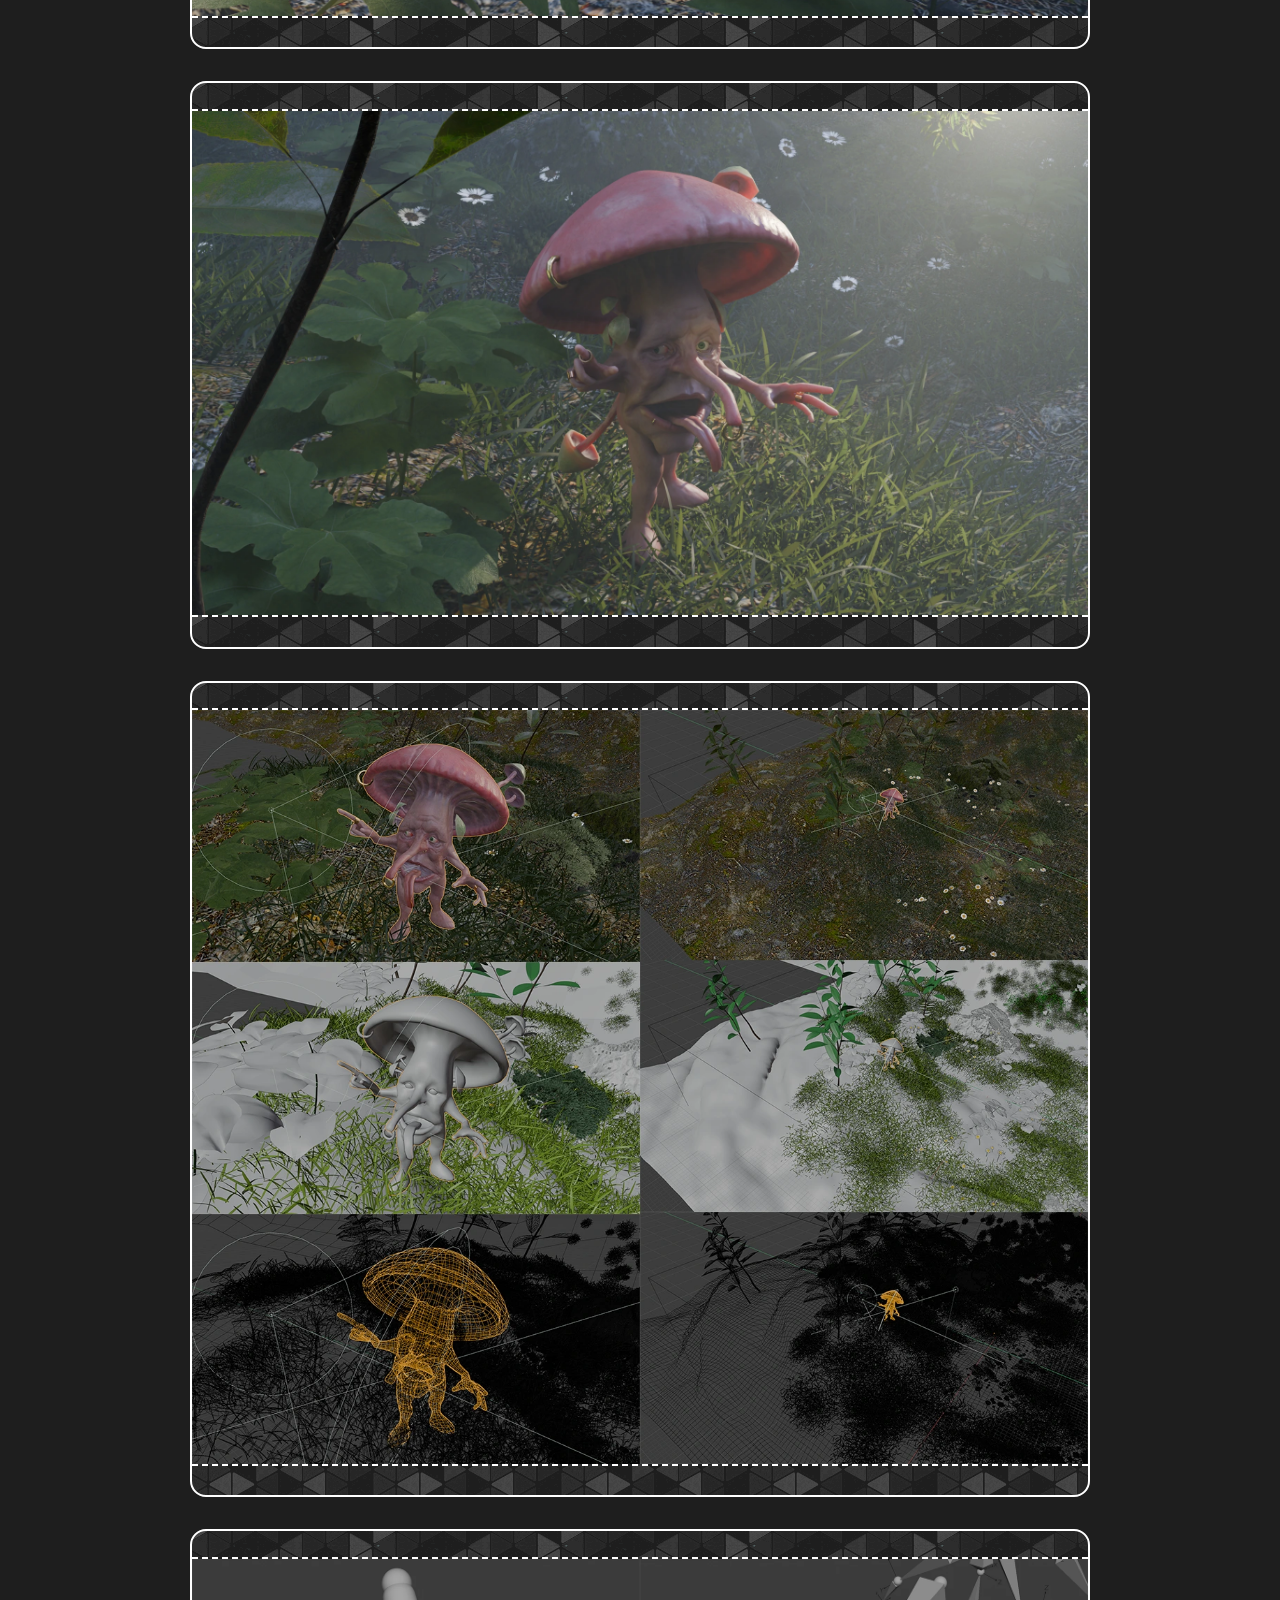
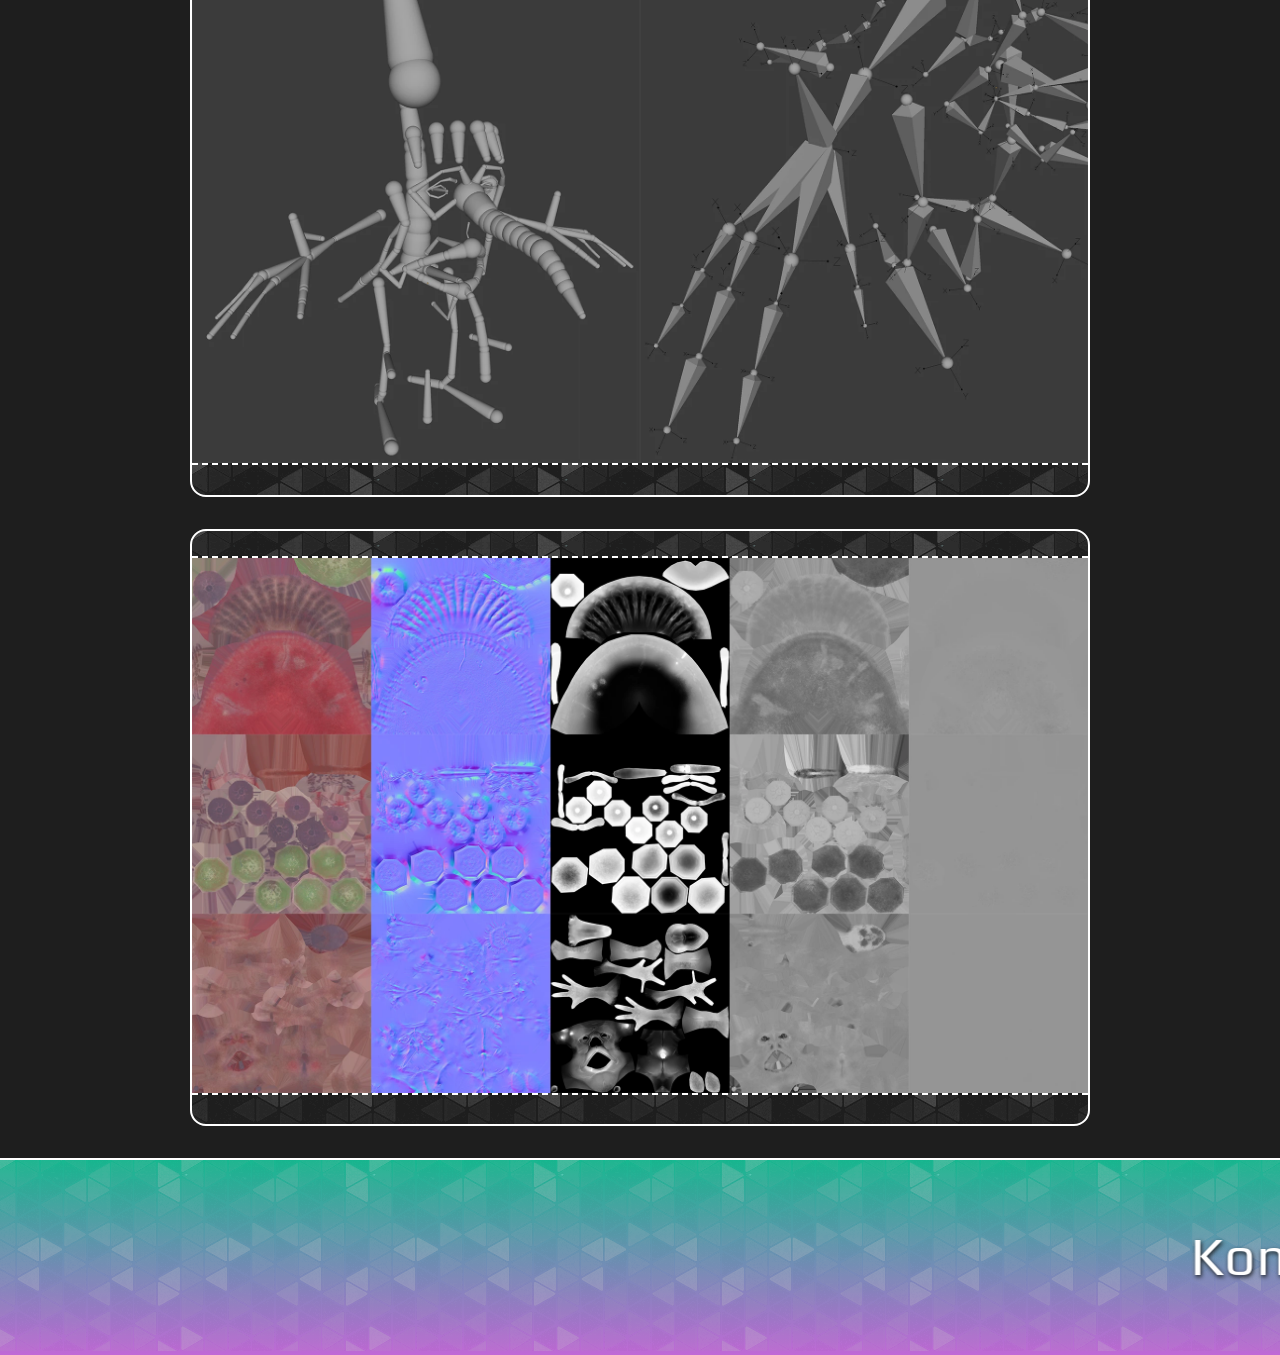
<file: portfolioPiecesDir/svampenBob.html>
<!doctype html>
<html lang="en">
<head>
    <meta charset="UTF-8">
    <meta name="viewport"
          content="width=device-width, user-scalable=yes, initial-scale=1.0, maximum-scale=10.0, minimum-scale=1.0">
    <meta http-equiv="X-UA-Compatible" content="ie=edge">

    <link rel="preconnect" href="https://fonts.googleapis.com">
    <link rel="preconnect" href="https://fonts.gstatic.com" crossorigin>
    <link href="https://fonts.googleapis.com/css2?family=Orbitron:wght@400..900&display=swap" rel="stylesheet">
    <link href="https://fonts.googleapis.com/css2?family=Comfortaa:wght@300..700&family=Iceland&family=Maven+Pro:wght@400..900&family=Orbitron:wght@400..900&family=Play:wght@400;700&family=Turret+Road:wght@200;300;400;500;700;800&display=swap" rel="stylesheet">

    <link rel="stylesheet" href="../CSS/portfolioPiecesCSS.css">
    <script defer type="module" src="../JS/app.js"></script>

    <link rel="icon" type="image/png" href="../img/kiwiIcon.png">
    <title>Svampen Bob</title>
</head>
<body>

<!-- Copy this template whenever a new portfolio piece has to be created,
 add references to other folders if needed for the particular piece-->

<portfolio-piece-header></portfolio-piece-header>
<div class="intro-text">
    <h2>Svampen Bob</h2>
    <p>Svampen Bob er et personligt projekt jeg lavede for sjovs skyld, og for at teste mig selv i flere discipliner. Jeg havde for det meste fokus på rigging (Blender) og texture painting (Substance Painter). <br> Han bor på skovbunden sammen med alle de andre svampemænd, og lever for det meste af græs, men er til tider blevet fanget i at bide folk i anklerne.</p>
</div>

<div class="intro-text portfolio-subject">
    <p>Blender</p>
    <p>Zbrush</p>
    <p>Substance Painter</p>
    <p>Pureref</p>
</div>

<div class="image-container">
    <img src="../img/portfolioImgs/svampenBob/Svampebob_render_final_1.webp">
</div>

<div class="image-container">
    <img src="../img/portfolioImgs/svampenBob/Svampebob_render_final_2.webp">
</div>

<div class="image-container">
    <img src="../img/portfolioImgs/svampenBob/Svampebob_render_final_3.webp">
</div>

<div class="image-container">
    <img src="../img/portfolioImgs/svampenBob/Svampebob_Scene_final.webp">
</div>

<div class="image-container">
    <img src="../img/portfolioImgs/svampenBob/Svampebob_Rig_final.webp">
</div>

<div class="image-container">
    <img src="../img/portfolioImgs/svampenBob/Svampebob_Maps_final.webp">
</div>


<!-- footer -->
<portfolio-footer></portfolio-footer>
</body>
</html>
</file>
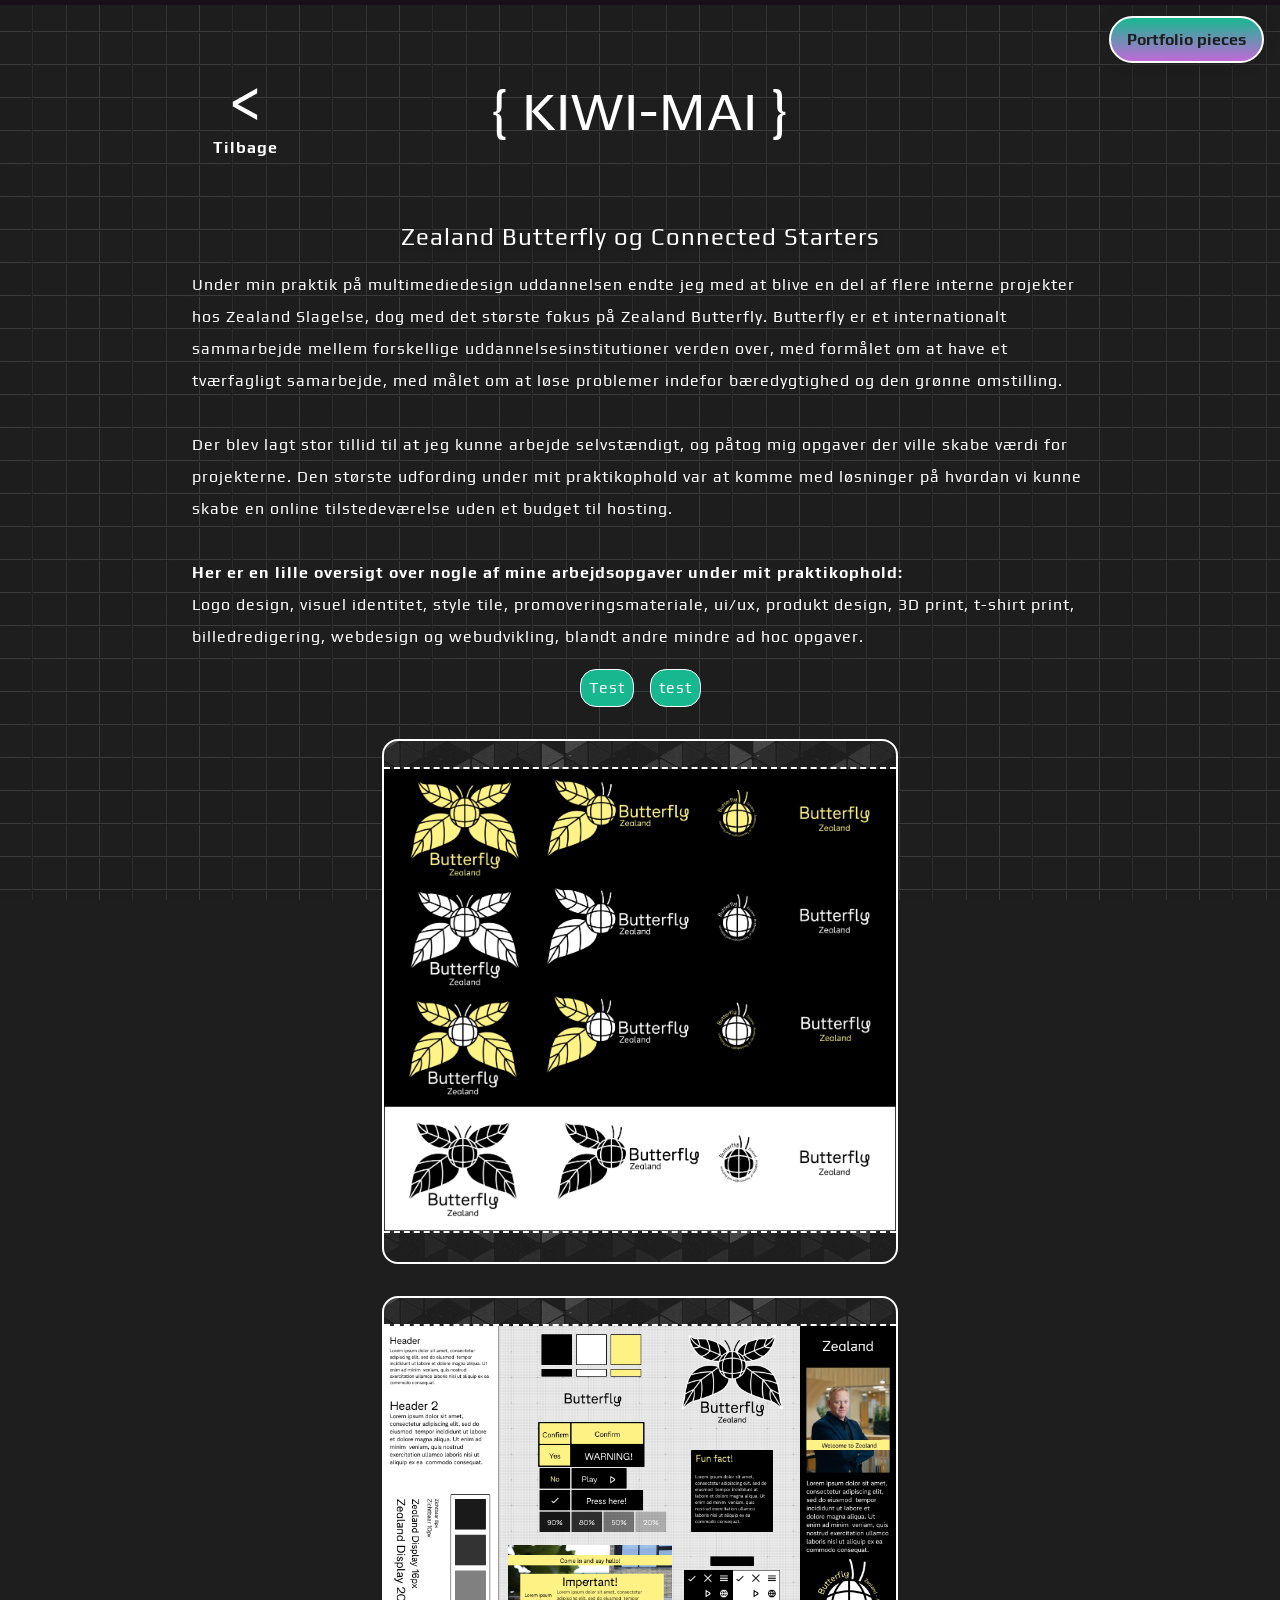
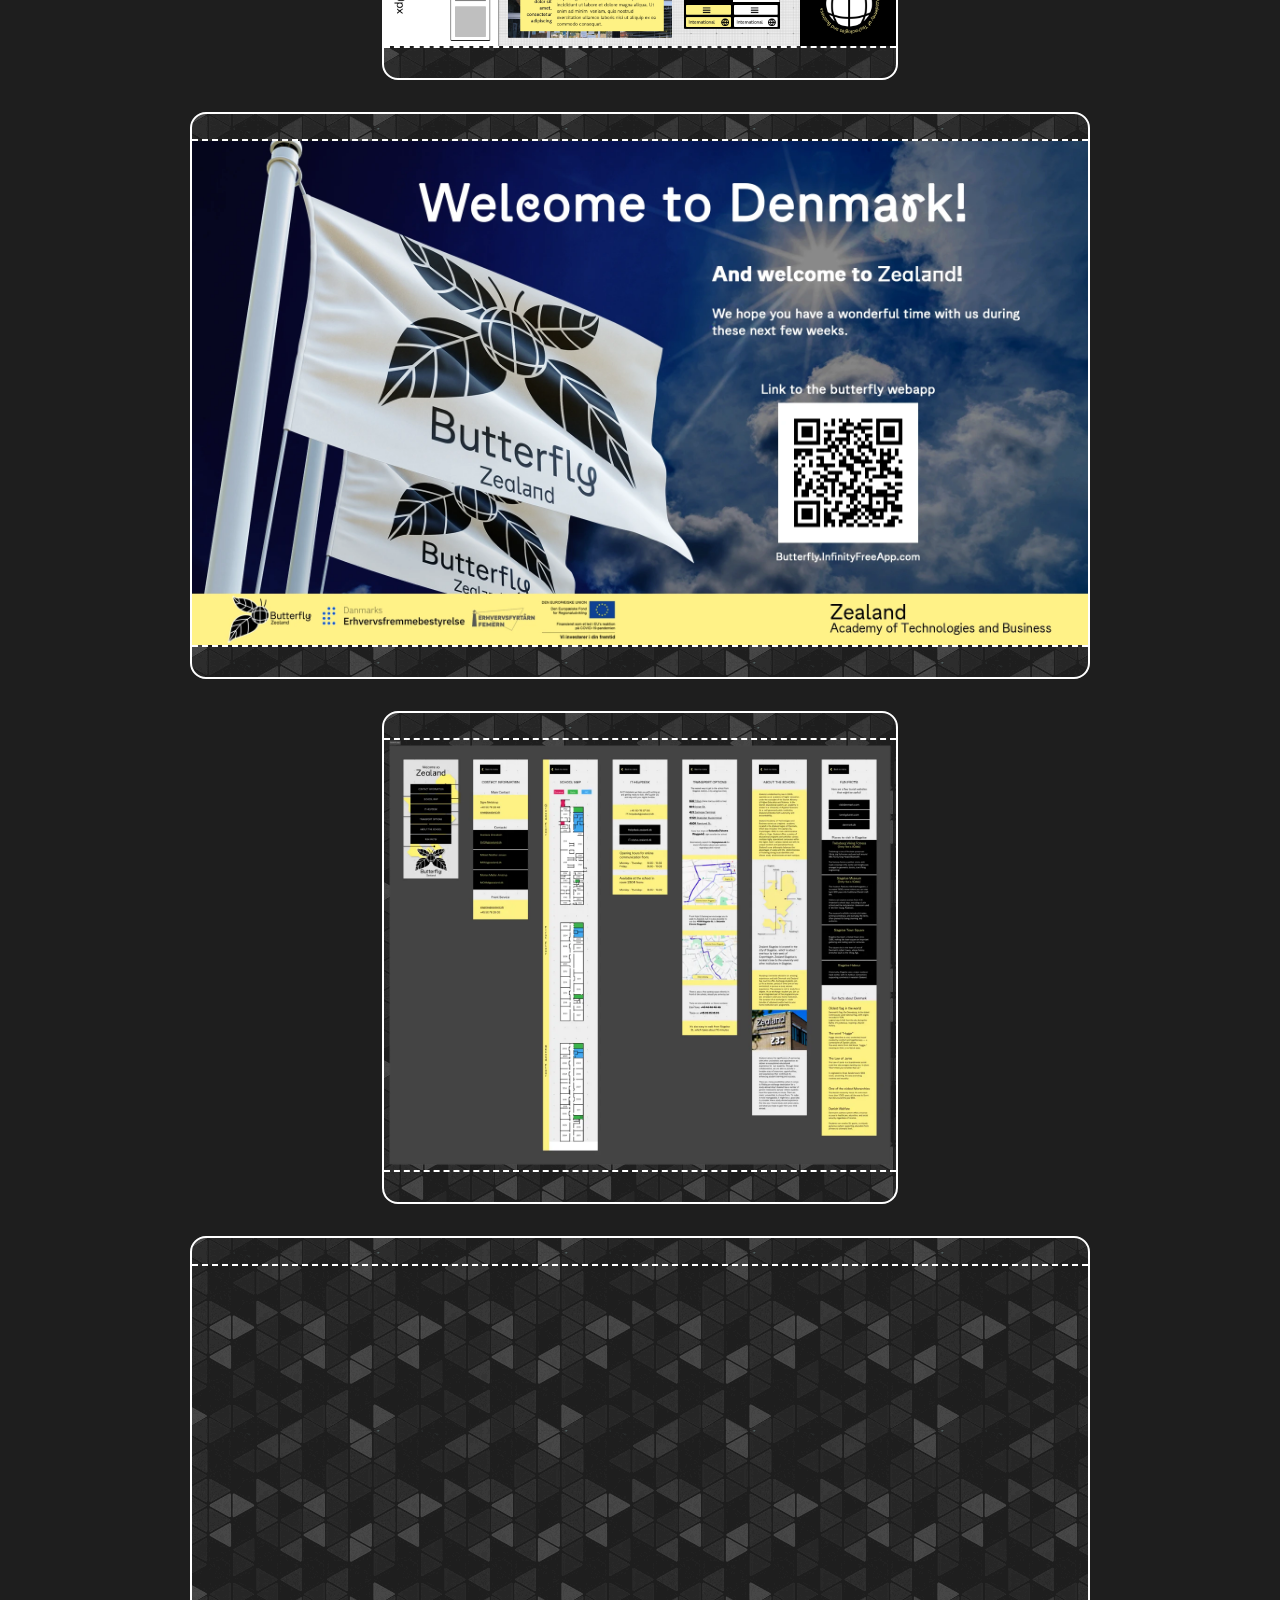
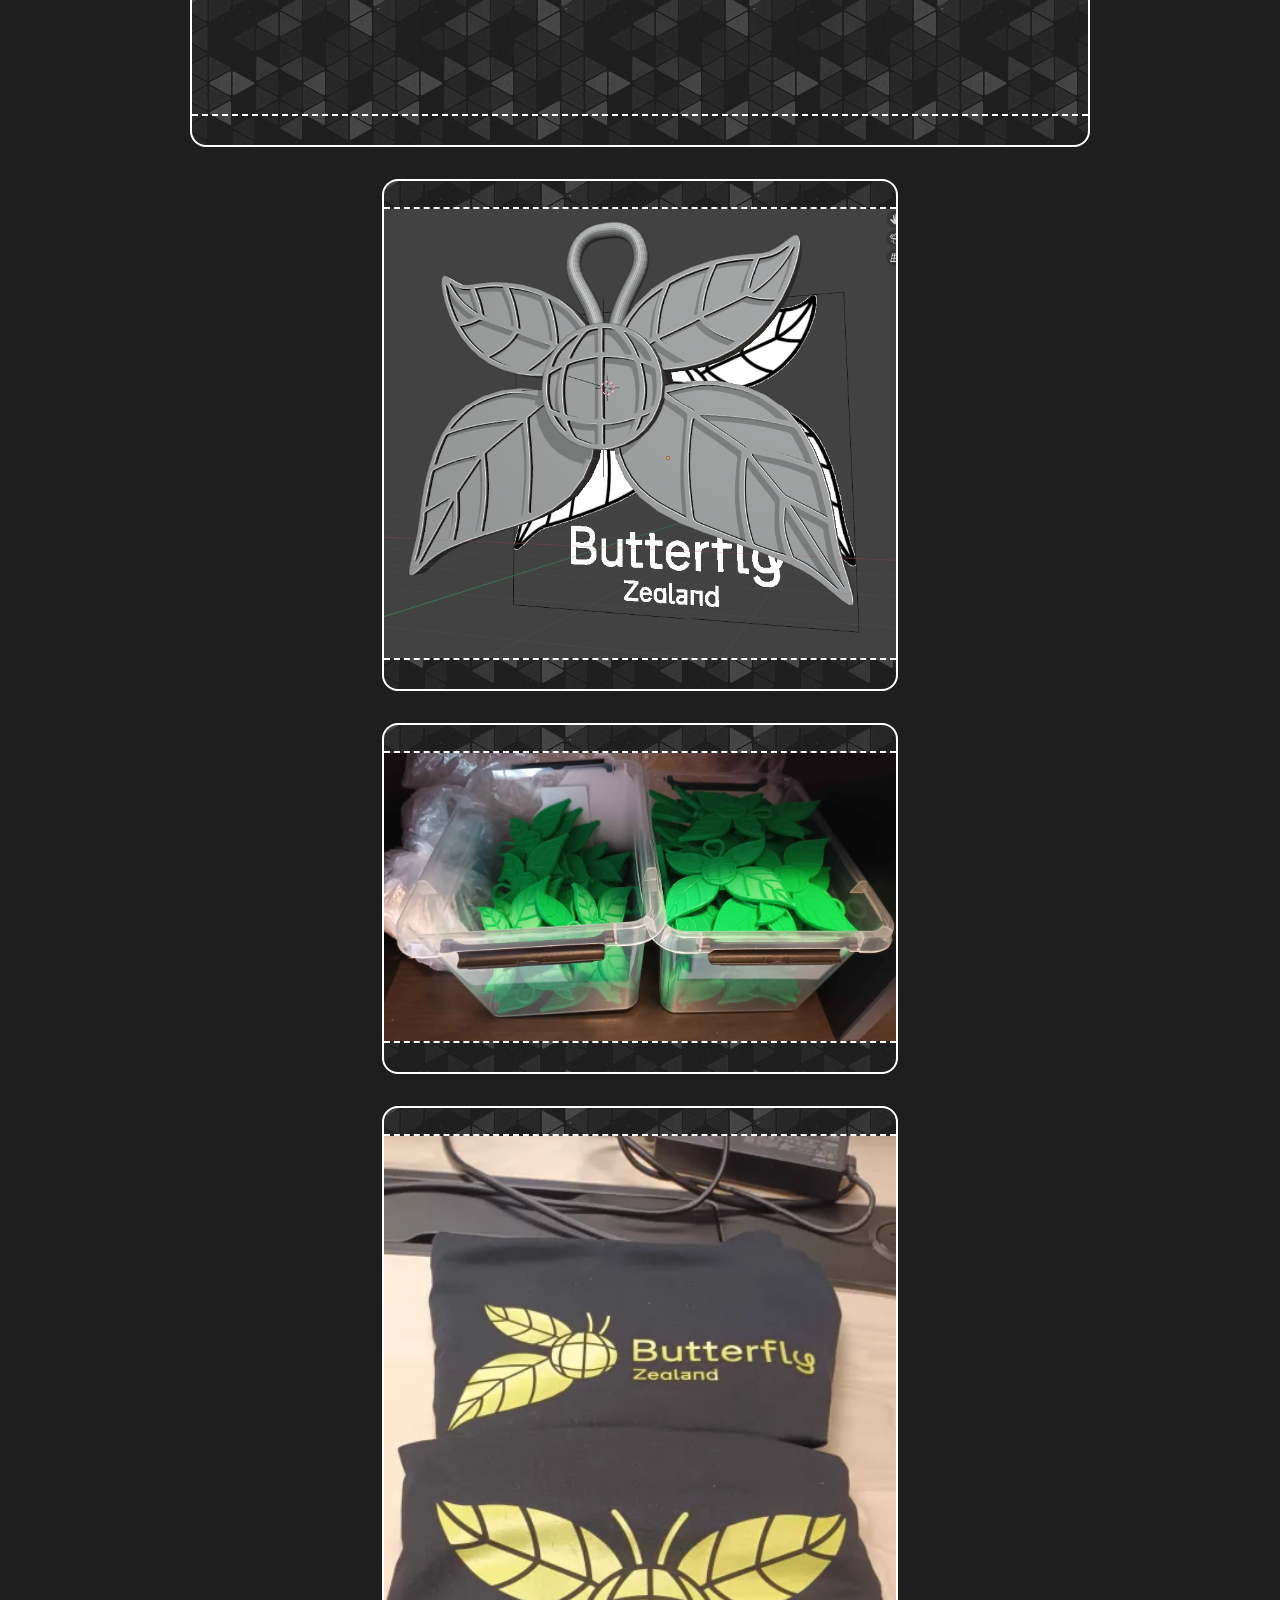
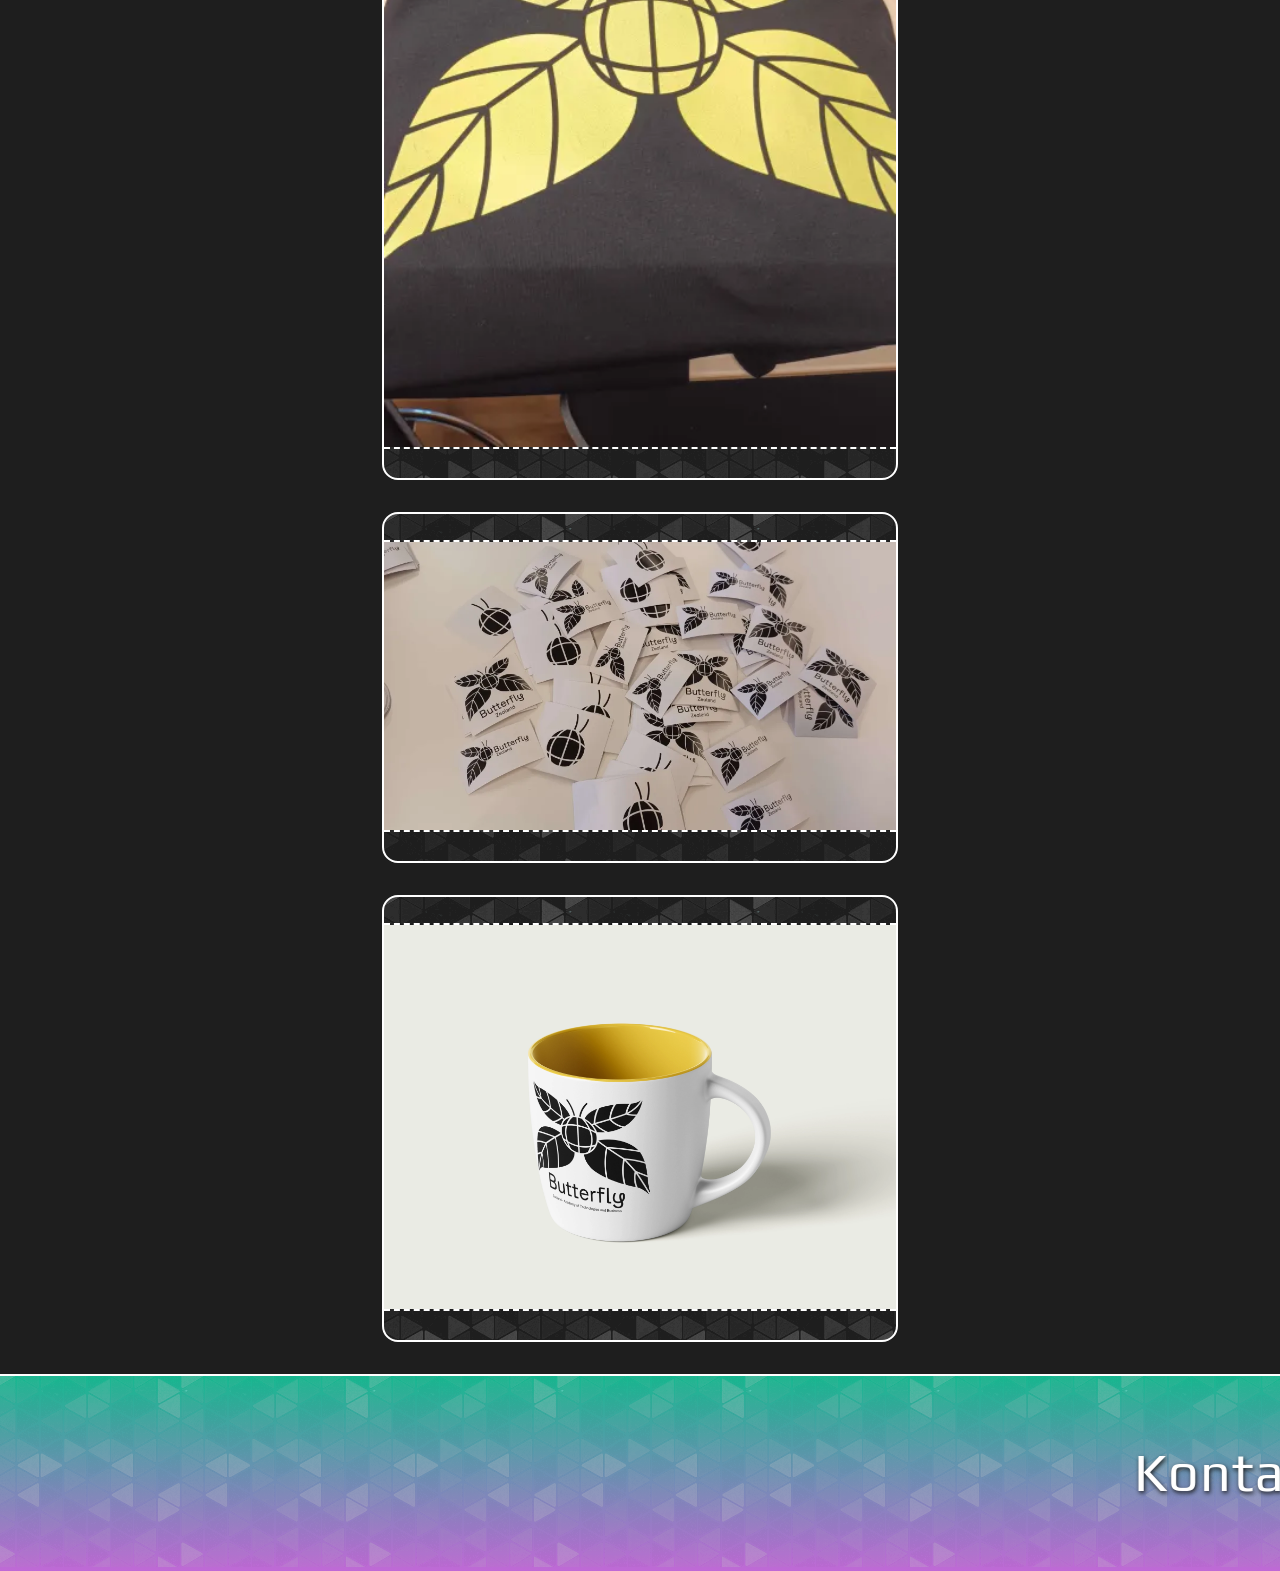
<file: portfolioPiecesDir/zealandButterfly.html>
<!doctype html>
<html lang="en">
<head>
    <meta charset="UTF-8">
    <meta name="viewport"
          content="width=device-width, user-scalable=yes, initial-scale=1.0, maximum-scale=10.0, minimum-scale=1.0">
    <meta http-equiv="X-UA-Compatible" content="ie=edge">

    <link rel="preconnect" href="https://fonts.googleapis.com">
    <link rel="preconnect" href="https://fonts.gstatic.com" crossorigin>
    <link href="https://fonts.googleapis.com/css2?family=Orbitron:wght@400..900&display=swap" rel="stylesheet">
    <link href="https://fonts.googleapis.com/css2?family=Comfortaa:wght@300..700&family=Iceland&family=Maven+Pro:wght@400..900&family=Orbitron:wght@400..900&family=Play:wght@400;700&family=Turret+Road:wght@200;300;400;500;700;800&display=swap" rel="stylesheet">

    <link rel="stylesheet" href="../CSS/portfolioPiecesCSS.css">
    <script defer type="module" src="../JS/app.js"></script>

    <link rel="icon" type="image/png" href="../img/kiwiIcon.png">
    <title>Zealand Butterfly og Connected Starters</title>
</head>
<body>

<!-- Copy this template whenever a new portfolio piece has to be created,
 add references to other folders if needed for the particular piece-->

<portfolio-piece-header></portfolio-piece-header>
<div class="intro-text">
    <h2>Zealand Butterfly og Connected Starters</h2>
    <p>Under min praktik på multimediedesign uddannelsen endte jeg med at blive en del af flere interne projekter hos Zealand Slagelse, dog med det største fokus på Zealand Butterfly. Butterfly er et internationalt sammarbejde mellem forskellige uddannelsesinstitutioner verden over, med formålet om at have et tværfagligt samarbejde, med målet om at løse problemer indefor bæredygtighed og den grønne omstilling.<br>
    <br>
        Der blev lagt stor tillid til at jeg kunne arbejde selvstændigt, og påtog mig opgaver der ville skabe værdi for projekterne. Den største udfording under mit praktikophold var at komme med løsninger på hvordan vi kunne skabe en online tilstedeværelse uden et budget til hosting. <br>
    <br>
        <strong>Her er en lille oversigt over nogle af mine arbejdsopgaver under mit praktikophold:</strong> <br>
    Logo design, visuel identitet, style tile, promoveringsmateriale, ui/ux, produkt design, 3D print, t-shirt print, billedredigering, webdesign og webudvikling, blandt andre mindre ad hoc opgaver.
</div>

<div class="intro-text portfolio-subject">
        <p>Test</p>
        <p>test</p>
</div>

<div class="image-container image-container-tall">
    <img src="/img/portfolioImgs/zealandButterfly/Butterfly logo collection.webp">
</div>

<div class="image-container image-container-tall">
    <img src="/img/portfolioImgs/zealandButterfly/Style tile.webp">
</div>

<div class="image-container">
    <img src="/img/portfolioImgs/zealandButterfly/Butterfly screen promo.webp">
</div>

<div class="image-container image-container-tall">
    <img src="/img/portfolioImgs/zealandButterfly/Butterfly app.webp">
</div>

<div class="image-container">
    <video src="../img/portfolioImgs/zealandButterfly/zealandButterflyMP4/Butterfly website recording(1).mp4" autoplay muted playsinline></video>
</div>

<div class="image-container image-container-tall">
    <img src="/img/portfolioImgs/zealandButterfly/Butterfly keychain 3D.png">
</div>

<div class="image-container image-container-tall">
    <img src="/img/portfolioImgs/zealandButterfly/Butterfly keychains 2.webp">
</div>

<div class="image-container image-container-tall">
    <img src="/img/portfolioImgs/zealandButterfly/Butterfly Tshirts.webp">
</div>

<div class="image-container image-container-tall">
    <img src="/img/portfolioImgs/zealandButterfly/Butterfly stickers.webp">
</div>

<div class="image-container image-container-tall">
    <img src="/img/portfolioImgs/zealandButterfly/Mug_Mockup_2.webp">
</div>

<!-- footer -->
<portfolio-footer></portfolio-footer>
</body>
</html>
</file>
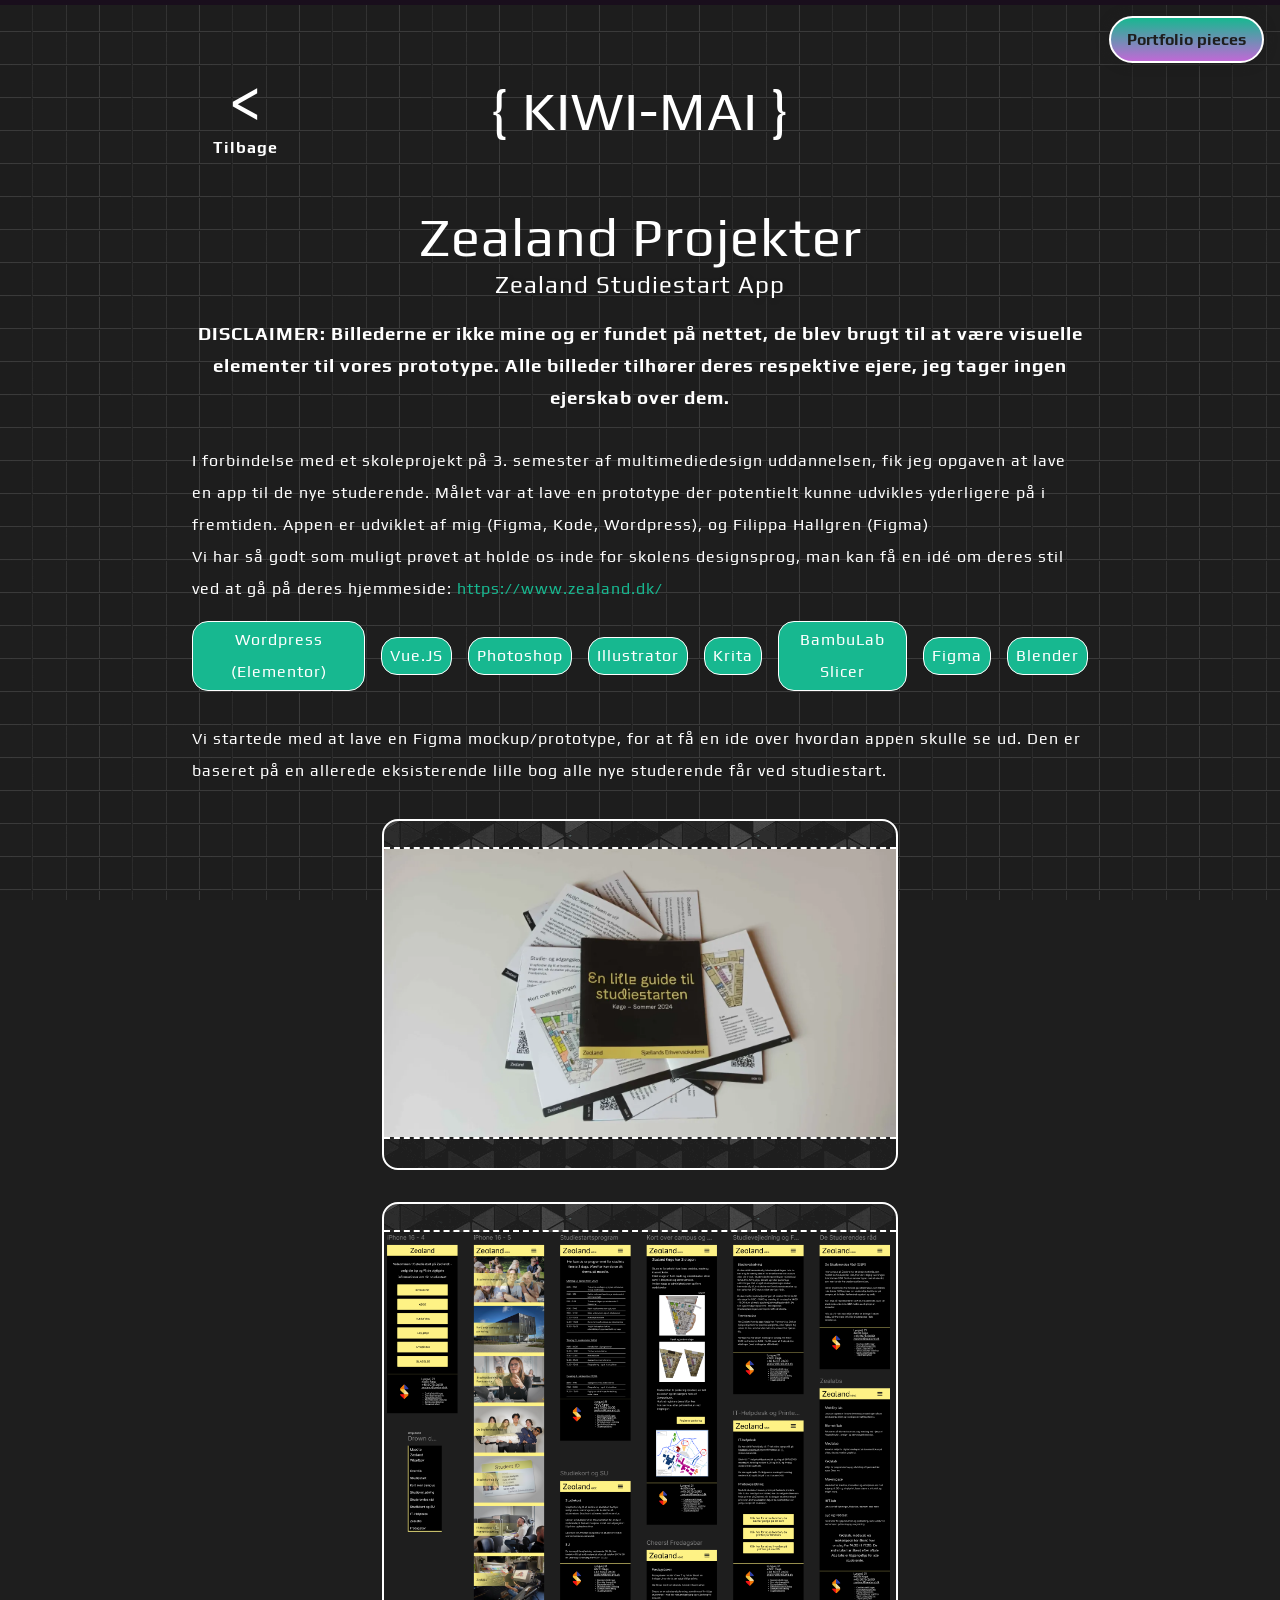
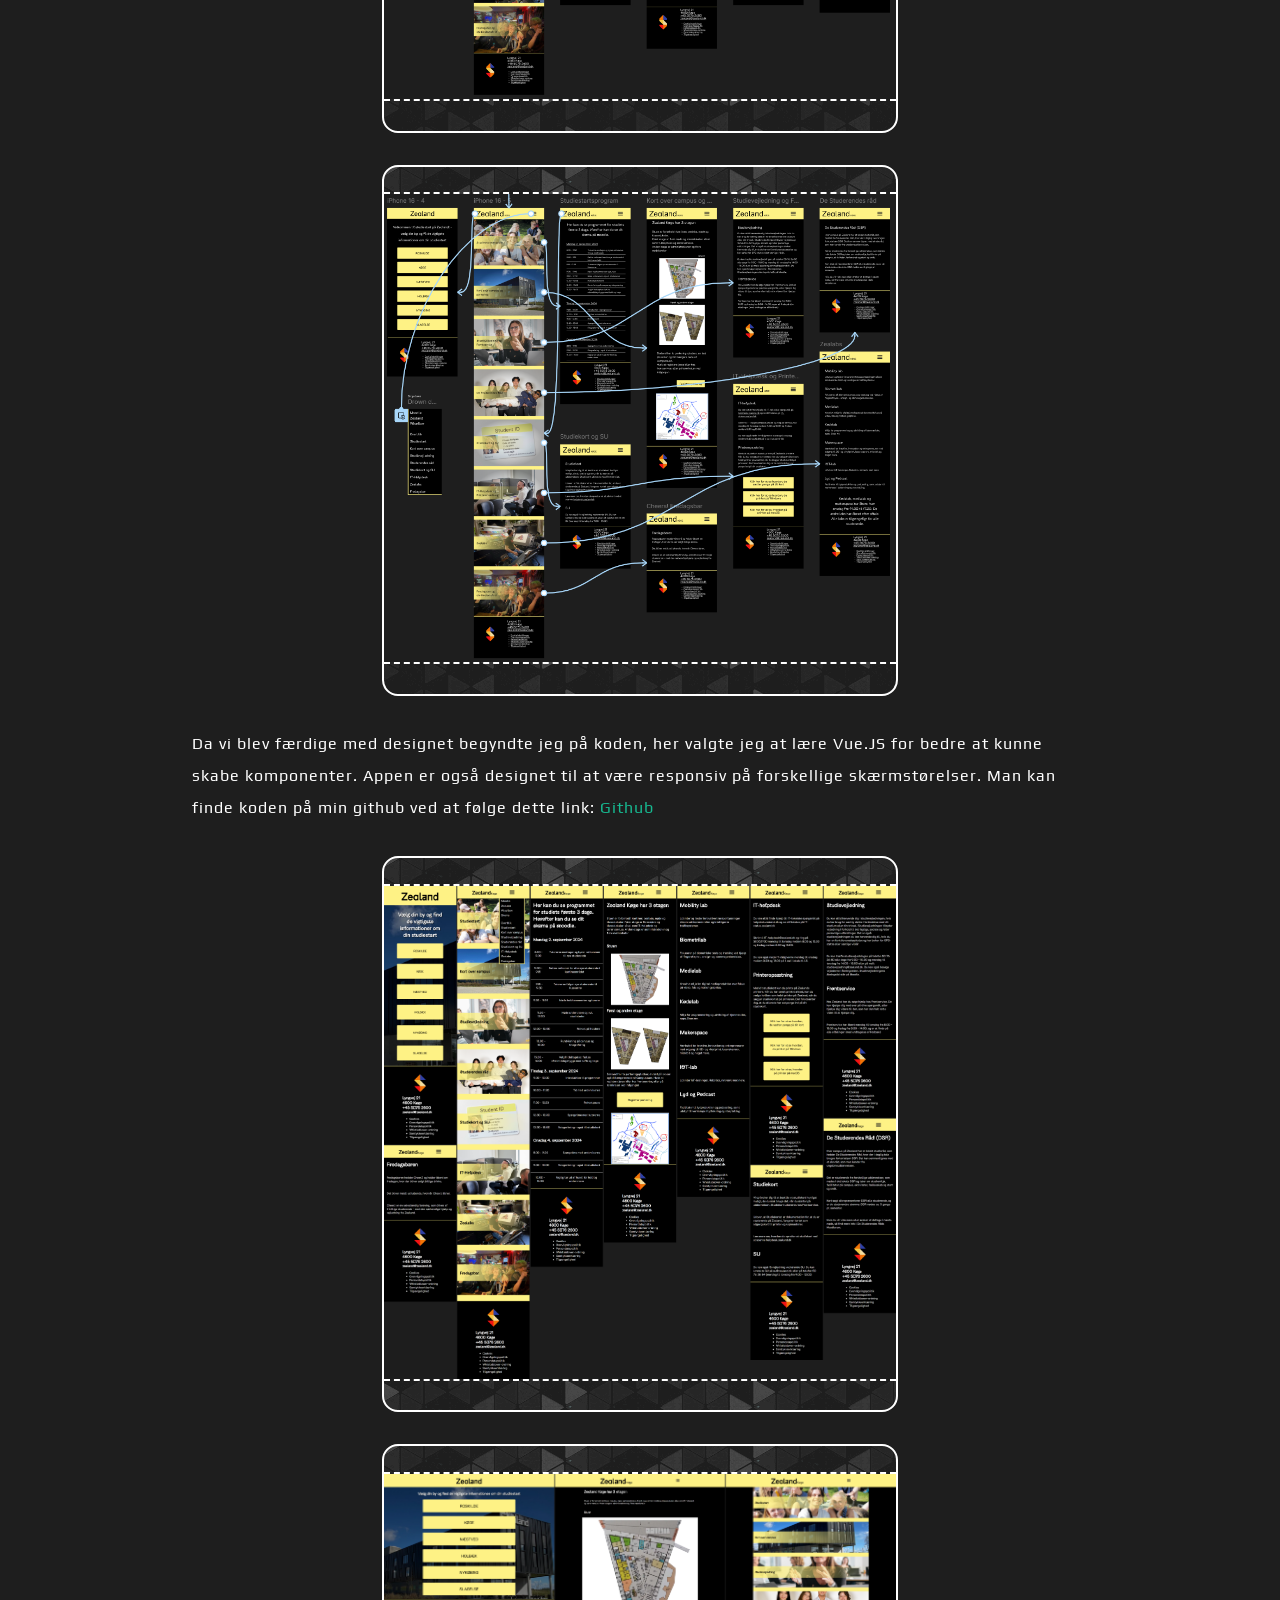
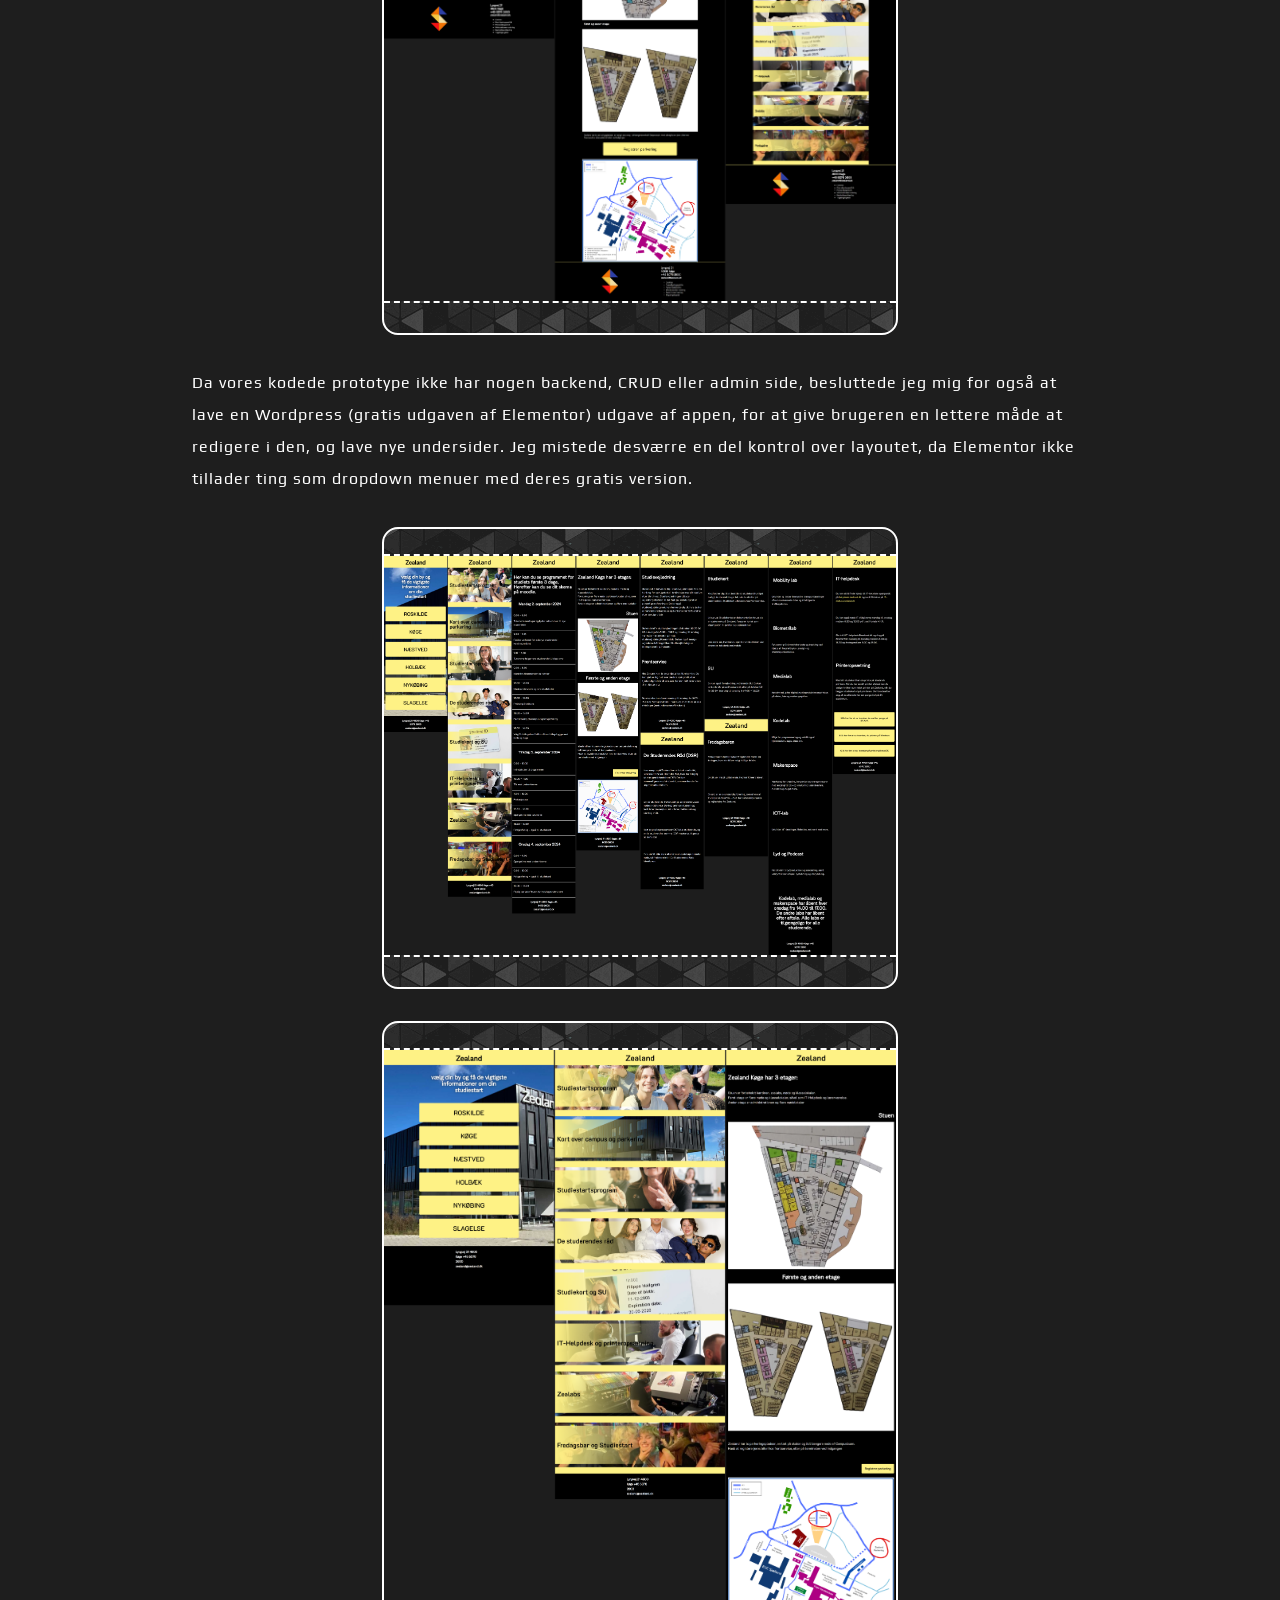
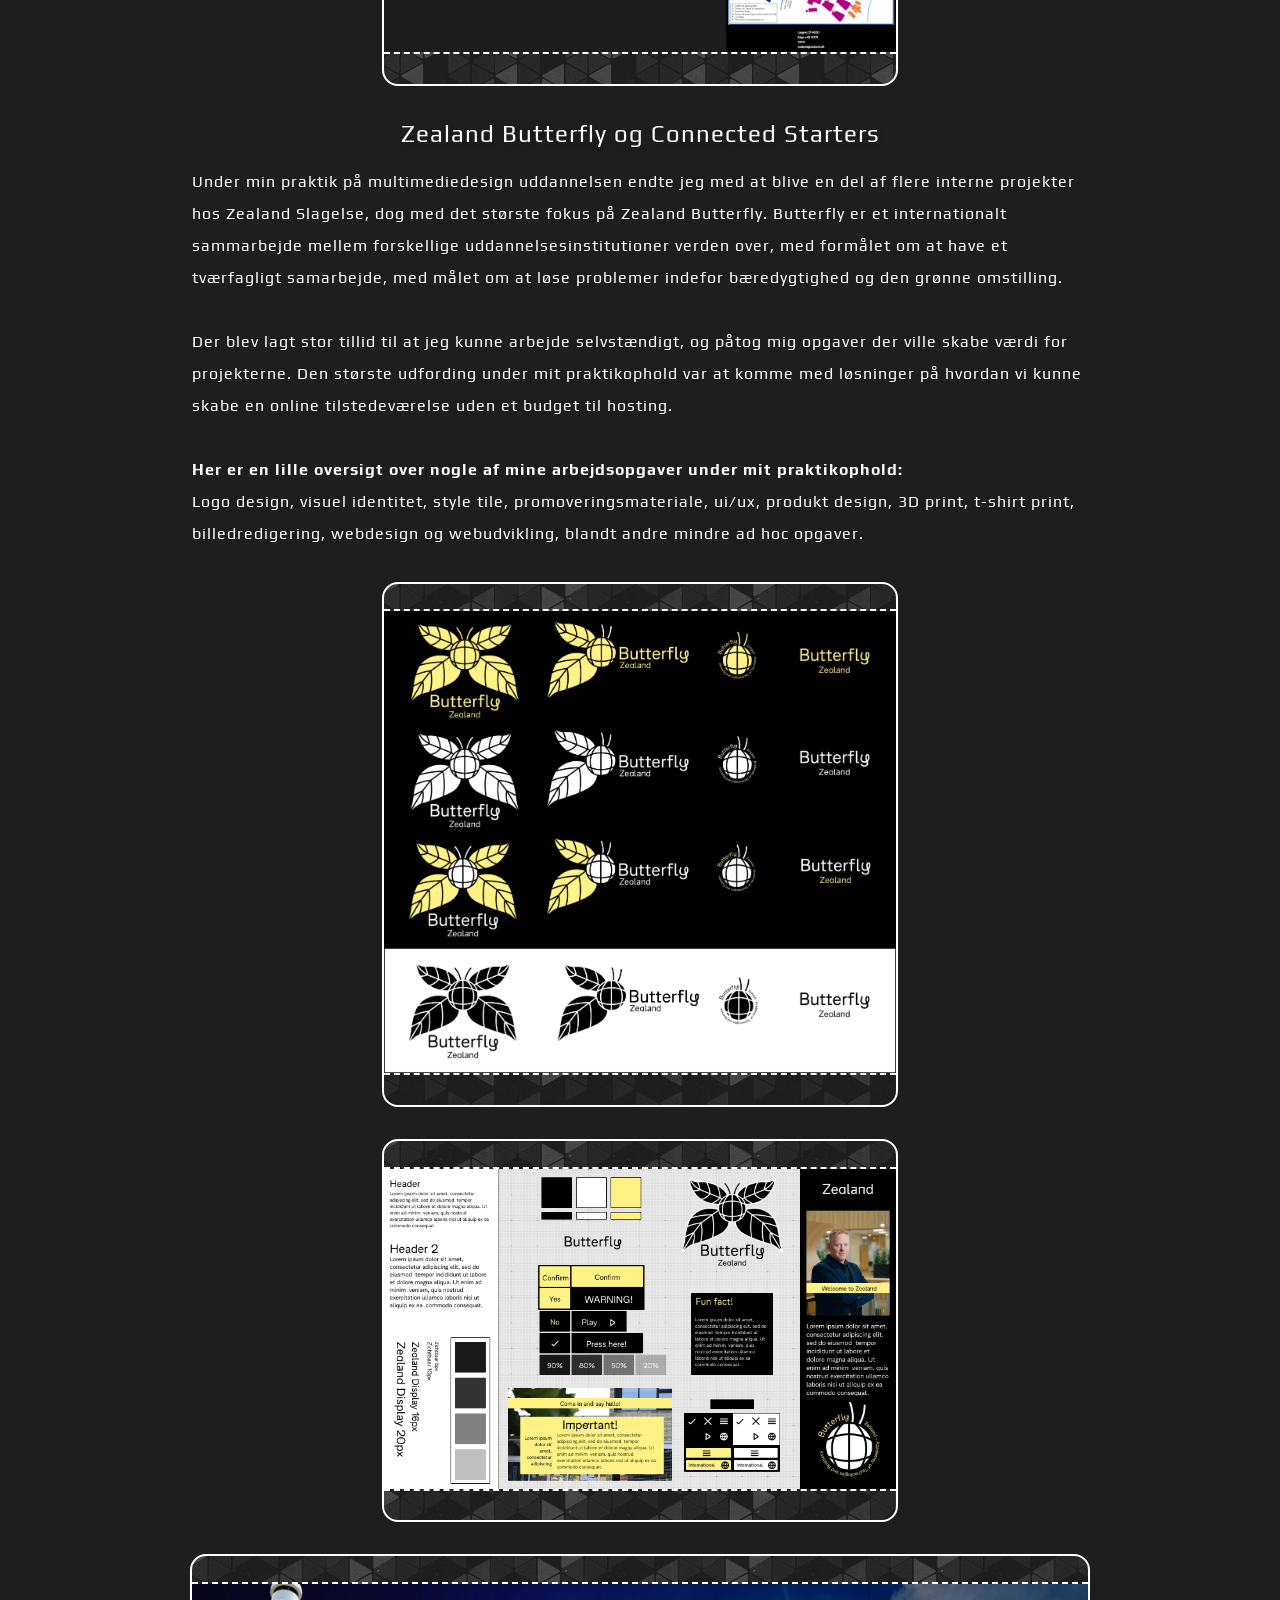
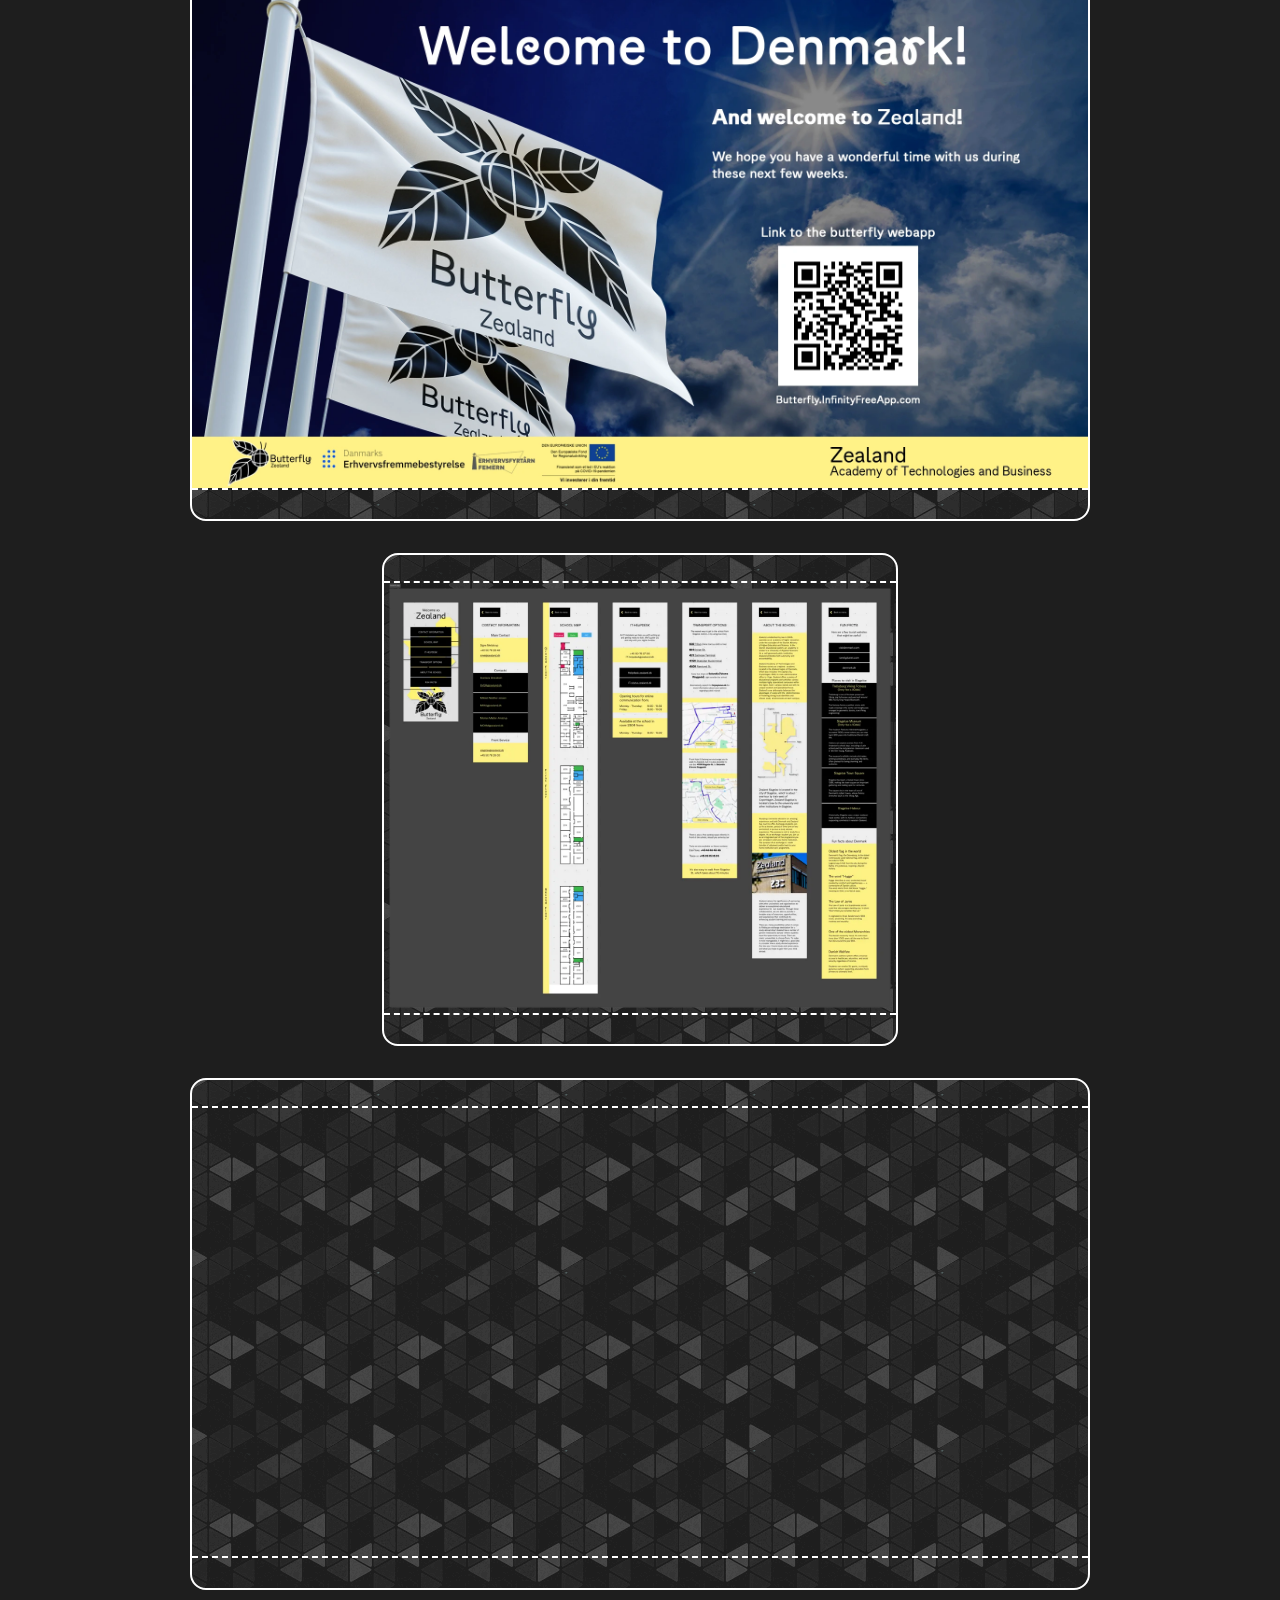
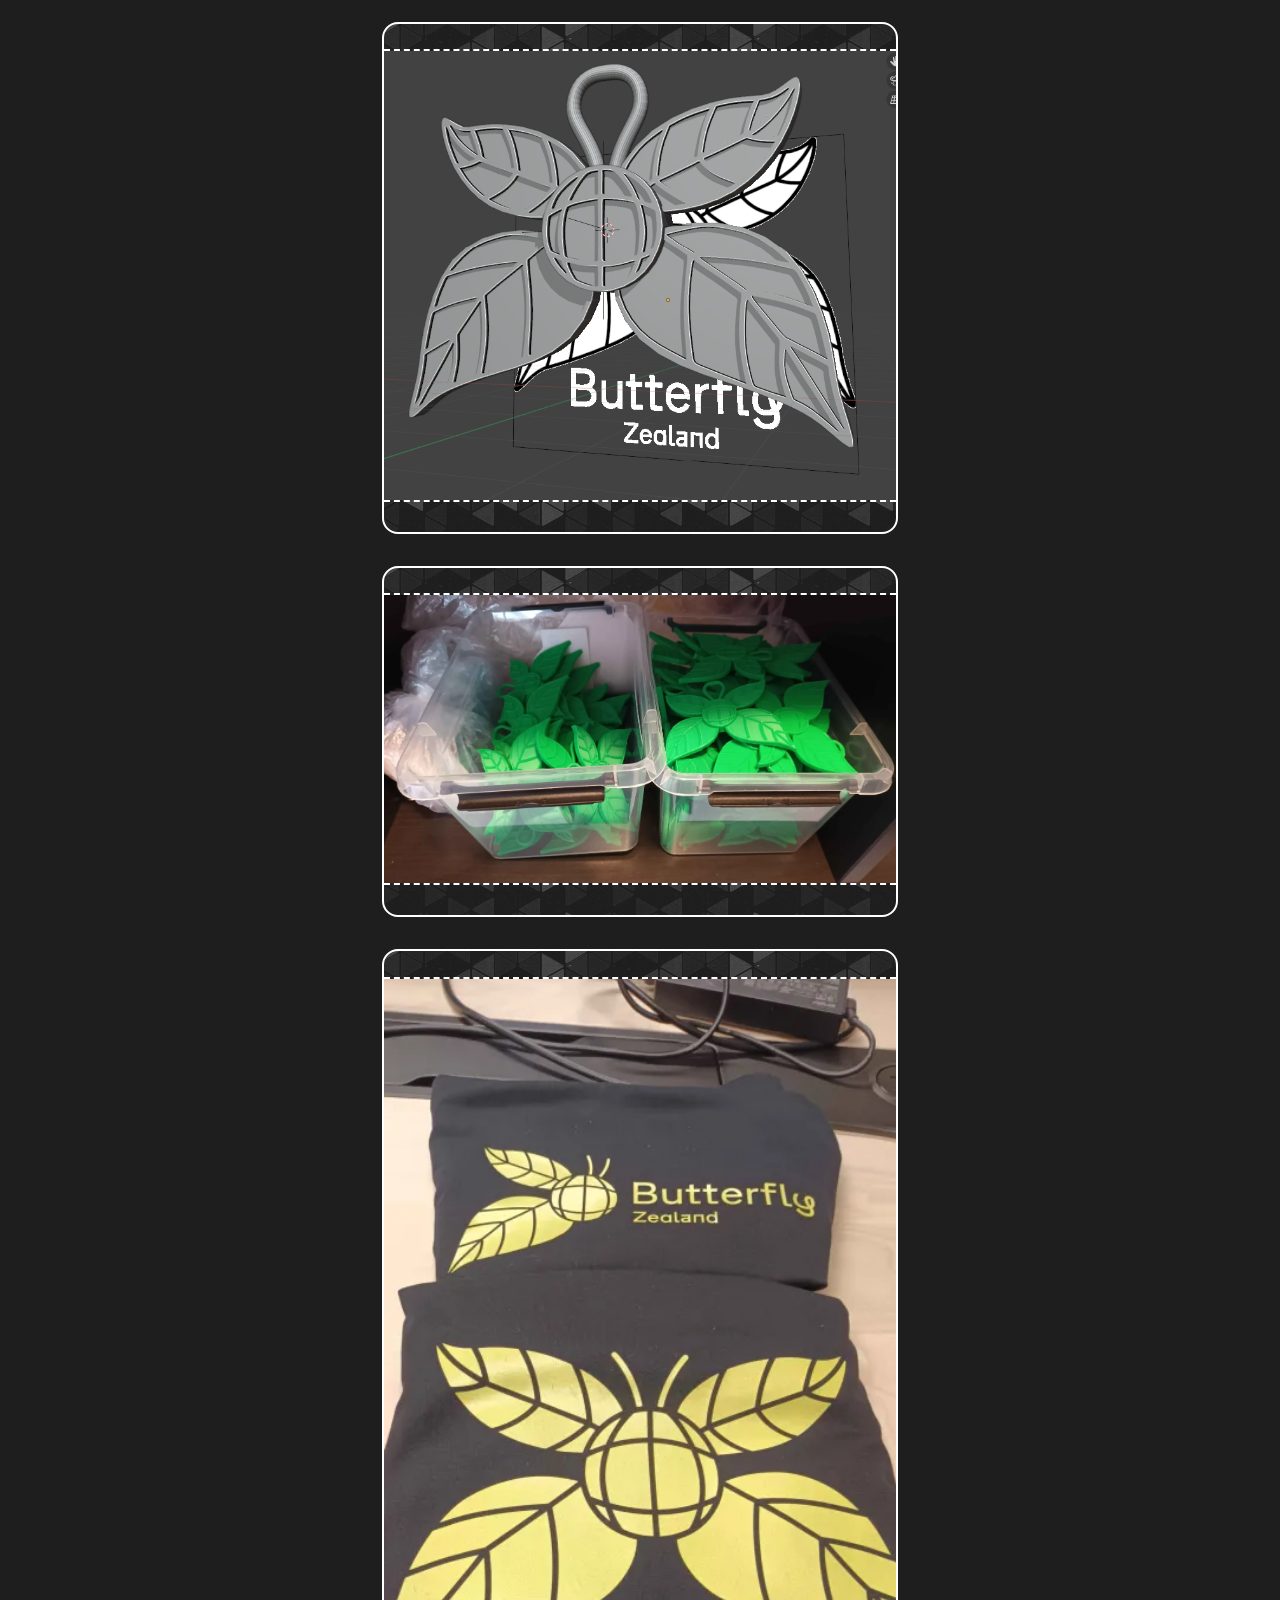
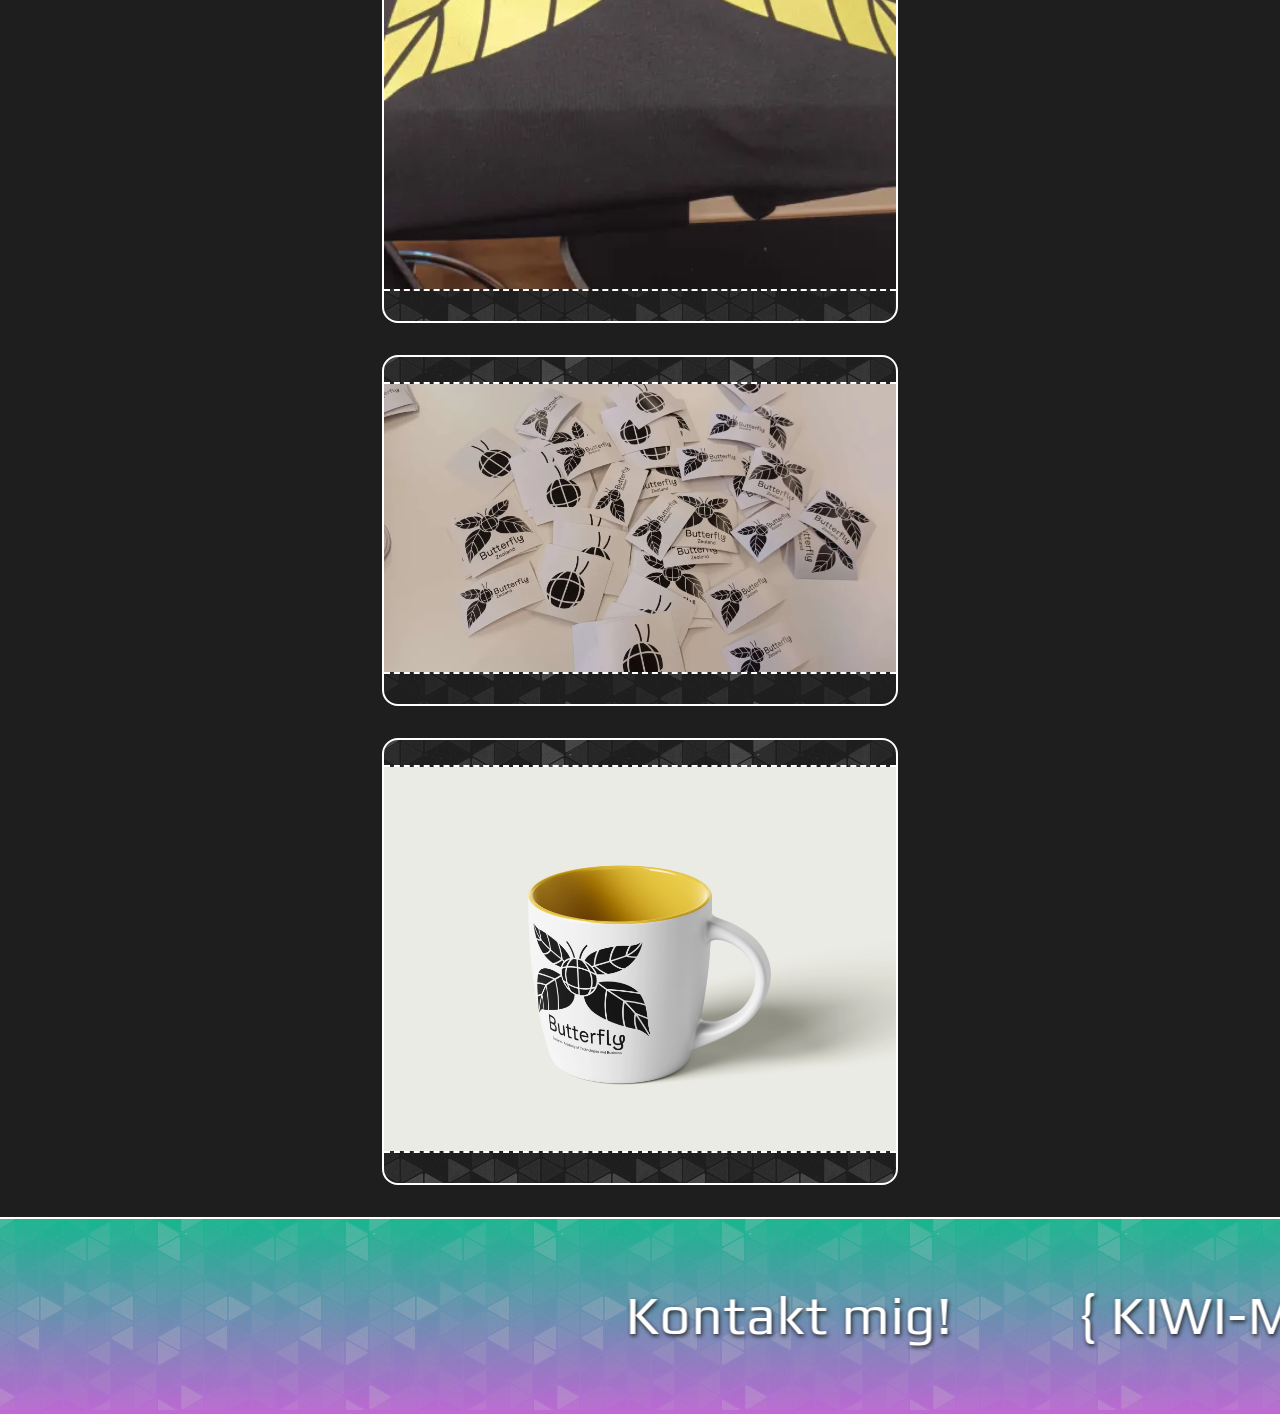
<file: portfolioPiecesDir/zealandStudiestart.html>
<!doctype html>
<html lang="en">
<head>
    <meta charset="UTF-8">
    <meta name="viewport"
          content="width=device-width, user-scalable=yes, initial-scale=1.0, maximum-scale=10.0, minimum-scale=1.0">
    <meta http-equiv="X-UA-Compatible" content="ie=edge">

    <link rel="preconnect" href="https://fonts.googleapis.com">
    <link rel="preconnect" href="https://fonts.gstatic.com" crossorigin>
    <link href="https://fonts.googleapis.com/css2?family=Orbitron:wght@400..900&display=swap" rel="stylesheet">
    <link href="https://fonts.googleapis.com/css2?family=Comfortaa:wght@300..700&family=Iceland&family=Maven+Pro:wght@400..900&family=Orbitron:wght@400..900&family=Play:wght@400;700&family=Turret+Road:wght@200;300;400;500;700;800&display=swap" rel="stylesheet">

    <link rel="stylesheet" href="../CSS/portfolioPiecesCSS.css">
    <script defer type="module" src="../JS/app.js"></script>

    <link rel="icon" type="image/png" href="../img/kiwiIcon.png">
    <title>Zealand Studiestart App</title>
</head>
<body>

<!-- Copy this template whenever a new portfolio piece has to be created,
 add references to other folders if needed for the particular piece-->

<portfolio-piece-header></portfolio-piece-header>
<div class="intro-text">
    <h1 class="zealand-h1">Zealand Projekter</h1>
    <h2>Zealand Studiestart App</h2>
    <h3>DISCLAIMER: Billederne er ikke mine og er fundet på nettet, de blev brugt til at være visuelle elementer til vores prototype. Alle billeder tilhører deres respektive ejere, jeg tager ingen ejerskab over dem.</h3>
    <br>
    <p>I forbindelse med et skoleprojekt på 3. semester af multimediedesign uddannelsen, fik jeg opgaven at lave en app til de nye studerende. Målet var at lave en prototype der potentielt kunne udvikles yderligere på i fremtiden. Appen er udviklet af mig (Figma, Kode, Wordpress), og Filippa Hallgren (Figma)<br>
    Vi har så godt som muligt prøvet at holde os inde for skolens designsprog, man kan få en idé om deres stil ved at gå på deres hjemmeside: <a href="https://www.zealand.dk/" target="_blank">https://www.zealand.dk/</a></p>
</div>

<div class="intro-text portfolio-subject">
    <p>Wordpress (Elementor)</p>
    <p>Vue.JS</p>
    <p>Photoshop</p>
    <p>Illustrator</p>
    <p>Krita</p>
    <p>BambuLab Slicer</p>
    <p>Figma</p>
    <p>Blender</p>

</div>

<div class="descriptive-text">
    <p>Vi startede med at lave en Figma mockup/prototype, for at få en ide over hvordan appen skulle se ud. Den er baseret på en allerede eksisterende lille bog alle nye studerende får ved studiestart.</p>
</div>

<div class="image-container image-container-tall">
    <img src="../img/portfolioImgs/zealandStudiestart/Zealand%20studiestart.webp" alt="Studiestart bog">
</div>
<div class="image-container image-container-tall">
    <img src="../img/portfolioImgs/zealandStudiestart/Figma mockup.png" alt="Figma mockup">
</div>
<div class="image-container image-container-tall">
    <img src="../img/portfolioImgs/zealandStudiestart/Figma%20prototype.png" alt="Figma prototype">
</div>

<div class="descriptive-text">
    <p>Da vi blev færdige med designet begyndte jeg på koden, her valgte jeg at lære Vue.JS for bedre at kunne skabe komponenter. Appen er også designet til at være responsiv på forskellige skærmstørelser. Man kan finde koden på min github ved at følge dette link: <a href="https://github.com/XtremeKiwi/StudiestartApp" target="_blank">Github</a></p>
</div>

<div class="image-container image-container-tall">
    <img src="../img/portfolioImgs/zealandStudiestart/Vue mobile.png" alt="Vue mobile">
</div>
<div class="image-container image-container-tall">
    <img src="../img/portfolioImgs/zealandStudiestart/Vue desktop.png" alt="Vue desktop">
</div>

<div class="descriptive-text">
    <p>Da vores kodede prototype ikke har nogen backend, CRUD eller admin side, besluttede jeg mig for også at lave en Wordpress (gratis udgaven af Elementor) udgave af appen, for at give brugeren en lettere måde at redigere i den, og lave nye undersider. Jeg mistede desværre en del kontrol over layoutet, da Elementor ikke tillader ting som dropdown menuer med deres gratis version.</p>
</div>

<div class="image-container image-container-tall">
    <img src="../img/portfolioImgs/zealandStudiestart/Wordpress mobile.png" alt="Wordpress mobile">
</div>
<div class="image-container image-container-tall">
    <img src="../img/portfolioImgs/zealandStudiestart/Wordpress desktop.png" alt="Wordpress desktop">
</div>




<!-- Zealand Butterfly -->
<div class="intro-text">
    <h2>Zealand Butterfly og Connected Starters</h2>
    <p>Under min praktik på multimediedesign uddannelsen endte jeg med at blive en del af flere interne projekter hos Zealand Slagelse, dog med det største fokus på Zealand Butterfly. Butterfly er et internationalt sammarbejde mellem forskellige uddannelsesinstitutioner verden over, med formålet om at have et tværfagligt samarbejde, med målet om at løse problemer indefor bæredygtighed og den grønne omstilling.<br>
        <br>
        Der blev lagt stor tillid til at jeg kunne arbejde selvstændigt, og påtog mig opgaver der ville skabe værdi for projekterne. Den største udfording under mit praktikophold var at komme med løsninger på hvordan vi kunne skabe en online tilstedeværelse uden et budget til hosting. <br>
        <br>
        <strong>Her er en lille oversigt over nogle af mine arbejdsopgaver under mit praktikophold:</strong> <br>
        Logo design, visuel identitet, style tile, promoveringsmateriale, ui/ux, produkt design, 3D print, t-shirt print, billedredigering, webdesign og webudvikling, blandt andre mindre ad hoc opgaver.
</div>

<div class="image-container image-container-tall">
    <img src="../img/portfolioImgs/zealandButterfly/Butterfly logo collection.webp">
</div>

<div class="image-container image-container-tall">
    <img src="../img/portfolioImgs/zealandButterfly/Style tile.webp">
</div>

<div class="image-container">
    <img src="../img/portfolioImgs/zealandButterfly/Butterfly screen promo.webp">
</div>

<div class="image-container image-container-tall">
    <img src="../img/portfolioImgs/zealandButterfly/Butterfly app.webp">
</div>

<div class="image-container">
    <video src="../img/portfolioImgs/zealandButterfly/zealandButterflyMP4/Butterfly website recording(1).mp4" autoplay muted playsinline></video>
</div>

<div class="image-container image-container-tall">
    <img src="../img/portfolioImgs/zealandButterfly/Butterfly keychain 3D.png">
</div>

<div class="image-container image-container-tall">
    <img src="../img/portfolioImgs/zealandButterfly/Butterfly keychains 2.webp">
</div>

<div class="image-container image-container-tall">
    <img src="../img/portfolioImgs/zealandButterfly/Butterfly Tshirts.webp">
</div>

<div class="image-container image-container-tall">
    <img src="../img/portfolioImgs/zealandButterfly/Butterfly stickers.webp">
</div>

<div class="image-container image-container-tall">
    <img src="../img/portfolioImgs/zealandButterfly/Mug_Mockup_2.webp">
</div>



<!-- footer -->
<portfolio-footer></portfolio-footer>
</body>
<style>
.zealand-h1 {
margin-bottom: 1rem;
}
</style>
</html>
</file>
<file: CSS/style.css>
:root {
    --dark-purple: #190E1C;
    --light-purple: #C069D6;
    --teal: #17B890;


    --white: #FFFFFF;
    --off-white: #D9D9D9;
    --light-grey: #555555;
    --grey: #3F3F3F;
    --dark-grey: #383838;
    --black-grey: #1E1E1E;
    --black: #080808;
}

body {
    background-color: var(--black-grey);
    letter-spacing: 1px;
}

* {
    color: #FFFFFF;
    font-family: "Play", "sans-serif";
    margin: 0;
    padding: 0;
    text-decoration: none;

    scrollbar-color: var(--teal) var(--black);
    scrollbar-width: auto;
}

@keyframes fadeIn {
    0% {
        opacity: 0;
    }

    100% {
        opacity: 1;
    }
}

h1 {
    font-size: 54px;
    font-weight: normal;
}

h3 {
    font-weight: normal;
}

/* first part of portfolio */
.portfolio-container {
    width: 100%;
    height: auto;
    background-color: var(--black-grey);
    margin: auto;
    overflow: hidden;
    background-image: url("../img/batthern.png");
    background-attachment: fixed;
}

portfolio-header {
    display: contents;
}

about-me {
    display: contents;
}

portfolio-piece-container {
    display: contents;
}

cv-section {
    display: contents;
}

other-experience-container {
    display: contents;
}

social-links {
    display: contents;
}

portfolio-footer {
    display: contents;
}

.marquee-info {
    background-image: url("../img/gplay.png");
    background-color: var(--black-grey);
    padding: 1rem 0;
    border-style: solid;
    border-width: 2px;
    border-color: var(--white);
    color: var(--white);
    width: 280px;
    border-radius: 1rem;
    cursor: pointer;
    opacity: 100%;
    transition: 200ms;
    transform: scale(1);
}

.marquee-info:hover {
    background-color: var(--dark-grey);
    transition: 0.2s;
    transform: scale(105%);
    /*box-shadow: 0 0 12px 4px var(--light-purple);*/
}

.header {
    text-align: center;
    width: 1000px;
    margin: auto;
    height: auto;
    display: flex;
    cursor: default;
    justify-content: space-between;
    max-width: 1360px;
}

.header h1 {
    padding-top: 4rem;
    font-weight: normal;
    color: var(--white);
    text-shadow: 1px 2px 4px var(--black-grey);
}

.filler {
    width: 134.033px
}

.title-and-contact {
    display: flex;
    flex-direction: column;
    align-items: center;
    padding-top: 4rem;
}

.contact-info {
    margin: auto;
    text-shadow: 1px 1px 2px var(--black-grey);
}

.contact-info:hover .contact-tooltip {
    visibility: visible;
    transition: 0.2s;
    opacity: 100;

}

.contact-tooltip:hover {
    background-color: var(--dark-grey);

}

.contact-tooltip {
    display: flex;
    flex-direction: column;
    margin: 0 auto 1rem auto;
    width: fit-content;
    left: 0;
    right: 0;
    padding: 8px;
    border-style: none solid solid solid;
    border-width: 2px;
    border-radius: 0 0 8px 8px;
    visibility: hidden;
    gap: 8px;
    background-color: var(--black-grey);
    opacity: 0;
}

.portfolio-downloads {
    display: flex;
    flex-direction: row;
    align-items: center;
    text-align: center;
    animation: fadeIn 1.5s;
}

.downloads {
    display: flex;
    text-align: center;
    justify-content: center;
    background: linear-gradient(var(--teal), var(--light-purple));
    border-radius: 1000px;
    border-top-style: solid;
    border-width: 2px;
    transition: 200ms;
    transform: scale(1);
    padding: 0.5rem;
    margin-bottom: 0.5rem;
}

.downloads img {
    width: 48px;
    height: 48px;
}

.downloads:hover {
    transform: scale(112%);
    transition: 0.2s;
    transition-timing-function: ease-out;
    box-shadow: 0 0 16px var(--light-purple);
}

.download-wrapper {
    display: flex;
    align-items: center;
    flex-direction: column;
    margin: auto;
    font-size: 12px;
    padding: 1rem;

}

.downloads-squid {
    display: flex;
    text-align: center;
    justify-content: center;
    background: #97E0D7;
    border-radius: 1000px;
    border-width: 2px;
    transition: 200ms;
    transform: scale(1);
    padding: 0.5rem;
    margin-bottom: 0.5rem;
}

.downloads-squid img {
    width: 48px;
    height: 48px;
}

.downloads-squid:hover {
    transform: scale(112%);
    transition: 0.2s;
    transition-timing-function: ease-out;
    box-shadow: 0 0 16px var(--light-purple);
}


.portfolio-piece-container {
    margin: 64px auto;
    display: grid;
    grid-template-areas:
        "area1 area2"
        "area3 area4";
    width: 100%;
    height: 100%;
    justify-content: center;
}

.portfolio-wrapper h3 {
    display: flex;
    text-shadow: 1px 1px 2px var(--black-grey);
    justify-content: center;
    width: 300px;
    margin: auto;
    padding: 2px;
    font-weight: bold;
    color: var(--);
    text-shadow: 0 2px 2px var(--light-purple);
    border-color: var(--white);
}

.UI-webdev {
    grid-area: area1;
}

.threedee {
    grid-area: area2;
}

.graphic-design {
    grid-area: area3;
}

.concept-art {
    grid-area: area4;
}

.portfolio-piece {
    width: 360px;
    height: 128px;
    background-color: var(--black);
    border-style: solid;
    border-width: 2px;
    border-radius: 2rem 2rem 2rem 2rem;
    border-color: var(--white);
    margin: 1rem;
    cursor: pointer;
    transition: 0.2s;
    overflow: hidden;

}

.portfolio-piece:hover {
    transform: scale(105%);
    transition-timing-function: ease-out;
    border-color: var(--black-grey);
    box-shadow: 0 0 12px 4px var(--light-purple);
    animation: shake 5s;
    animation-iteration-count: infinite;
    font-size: 1.1rem;
}

@keyframes shake {
    0% {
        transform: translate(1px, 1px) rotate(0deg);
    }

    10% {
        transform: translate(-1px, -2px) rotate(-1deg);
    }

    20% {
        transform: translate(-3px, 0px) rotate(1deg);
    }

    30% {
        transform: translate(3px, 2px) rotate(0deg);
    }

    40% {
        transform: translate(1px, -1px) rotate(1deg);
    }

    50% {
        transform: translate(-1px, 2px) rotate(-1deg);
    }

    60% {
        transform: translate(-3px, 1px) rotate(0deg);
    }

    70% {
        transform: translate(3px, 1px) rotate(-1deg);
    }

    80% {
        transform: translate(-1px, -1px) rotate(1deg);
    }

    90% {
        transform: translate(1px, 2px) rotate(0deg);
    }

    100% {
        transform: translate(1px, 1px) rotate(0deg);
    }
}

.portfolio-image {
    object-fit: cover;
    width: 100%;
    height: 100%;
    opacity: 90%;
    transition: 0.2s;
}

.portfolio-image:hover {
    opacity: 100%;
    transform: scale(110%);
}

.portfolio-wrapper {
    max-height: 550px;
    background-color: var(--black-grey);
    margin: 1rem;
    overflow-y: scroll;
    overflow-x: hidden;
    scrollbar-width: none;
    border-radius: 16px;
    border-style: solid;
    border-color: var(--white);
    border-width: 1px;
}

.portfolio-wrapper-progress {
    position: sticky;
    top: 0;
    z-index: 1;
    width: 100%;
    height: 6px;
    overflow: hidden;
    background-color: var(--dark-purple);
}

.portfolio-wrapper-progress-fill {
    display: block;
    width: 100%;
    height: 100%;
    background: linear-gradient(90deg, var(--teal), var(--light-purple));
    transform: scaleX(0);
    transform-origin: left center;
}

.portfolio-wrapper h3 {
    padding: 0.5rem;
    background-color: var(--black-grey);
    background-image: url(../img/gplay.png);
    width: 100%;
    border-style: dashed;
    border-width: 0 0 1px 0;
}

.portfolio-piece p {
    position: relative;
    bottom: 2rem;
    text-shadow: 2px 2px 4px var(--black-grey);
    pointer-events: none;
    font-weight: bold;
    color: var(--off-white);
    padding: 2px 1rem;
    background-color: var(--teal);
    width: fit-content;
    border-radius: 32rem;
    box-shadow: 2px 2px 4px var(--black-grey);
    margin: 0 1rem;
    float: right;
}

/* about me */

.about-me-container {
    width: 100%;
    height: auto;
    background-color: var(--black-grey);
    border-color: var(--white);
    border-style: solid none solid none;
    border-width: 2px;
}

.about-me-wrapper {
    width: 100%;
    height: 100%;
    margin: auto;
}

.about-me-intro {
    width: 540px;
    height: auto;
    /*background-image: linear-gradient(var(--light-purple) 20%, var(--black-grey) 100%);*/
    margin: 4rem auto 0 auto;
    text-align: center;
    padding: 2rem;
    border-radius: 1rem 1rem 0 0;
    border-style: solid solid none solid;
    border-color: var(--white);
    border-width: 2px;
    text-shadow: 1px 2px 4px var(--black-grey);
    background-image: url("../img/batthern.png");
    background-color: var(--black-grey);
    background-attachment: fixed;
}

.about-me-skills {
    margin: 0 auto 2rem auto;
    width: 900px;
    height: auto;
    background-color: var(--black-grey);
    background-image: url("../img/gplay.png");
    box-shadow: 8px 8px 16px var(--light-purple);
    border-radius: 32rem 1rem 1rem 32rem;
    border-style: solid;
    border-width: 2px;
    border-color: var(--white);
    display: grid;
    grid-template-areas:
        "image adobe threeD programming other";
    gap: 2rem;
    padding: 2rem 2rem;
    justify-content: center;
}

.about-me-image-container {
    align-items: center;
    display: flex;
}

.about-me-image {
    height: 256px;
    width: 256px;
    object-fit: cover;
    border-radius: 32rem;
    border-style: solid;
    border-width: 2px;
    grid-area: image;
    justify-content: center;
    background-color: var(--teal);
    animation: fadeIn 1.5s;
}

.image {
    grid-area: image;
}

.adobe {
    grid-area: adobe;
}

.threeD {
    grid-area: threeD;
}

.programming {
    grid-area: programming;
}

.other {
    grid-area: other;
}

.about-me-skill-example {
    line-height: 2rem;
    width: 100%;
}

.about-me-skill-example h3 {
    padding-top: 1rem
}

.about-me-skill-example ul {
    list-style: circle;
    font-size: 14px;
}

.wisdom-generator-container {
    margin: 0 auto 2rem auto;
    display: flex;
    width: 600px;
    padding: 0.5rem;
    border-radius: 32px;
    border-style: solid;
    border-width: 2px;
    background-color: var(--dark-grey);
    align-items: center;
    overflow: hidden;
}

.wisdom-generator-container button {
    background-color: var(--teal);
    border-style: none;
    border-radius: 32rem;
    padding: 0.5rem 1rem;
    cursor: pointer;
    color: var(--black-grey);
    width: 8rem;
    transition: 0.2s;
    font-size: 14px;
    font-weight: bold;
}

.wisdom-generator-container button:hover {
    background-color: var(--light-purple);
    transition: 0.2s;
    box-shadow: 0 0 16px var(--light-purple);
    color: var(--white);
    font-weight: bold;
}

.wisdom-generator-container span {
    margin: 0 0 0 1rem;
    padding: 0.5rem;
    background-color: var(--black-grey);
    width: 100%;
    border-radius: 32px;
    overflow: hidden;
    overflow-x: auto;
}

/* cv and facts*/

.cv-container {
    width: 80%;
    height: 100%;
    margin: auto;
    grid-area: cv;
}

.cv-wrapper {
    margin: auto;
    padding: 2rem 0;
    height: auto;
}

.cv-wrapper h2 {
    padding-bottom: 1rem;
    color: var(--white)
}

.cv-content {
    width: 720px;
    height: auto;
    background-color: var(--black-grey);
    margin: 0 auto 2rem auto;
    border-width: 2px;
    border-radius: 4px;
    border-style: solid solid none solid;
    border-color: var(--white);
    box-shadow: 8px 8px 16px var(--light-purple);
}

.cv-section {
    width: 100%;
    height: auto;
    background-color: var(--grey);
}

.cv-section-title-role-date {
    display: flex;
    justify-content: space-between;
    background-color: var(--light-grey);
    align-items: center;
    background-image: url("../img/gplay.png");
}

.cv-section-title-role {
    padding: 1rem;
}

.cv-section-title-role p {
    color: var(--black-grey);
    background-color: var(--off-white);
    width: 200px;
    border-radius: 32rem;
    text-align: center;
    margin: 2px;
    box-shadow: 2px 2px 4px var(--black-grey);
}

.cv-section-date {
    justify-content: space-between;
    display: flex;
    padding: 1rem;
}

.cv-role {
    display: block;
}

.cv-section-text {
    padding: 1rem 1rem 2rem 1rem;
    border-bottom-style: solid;
    border-width: 2px;
    border-color: var(--white);
    font-size: 14px;
}

.cv-and-fact-container {
    display: grid;
    grid-template-areas:
        "cv fact";
    width: 1366px;
    margin: auto;
}

.cv-and-fact-background {
    width: 100%;
    margin: auto;
    /*background-image: url("../img/batthern.png");*/
    background-attachment: fixed;
}

/* facts */
.fact-container {
    width: 100%;
    height: auto;
    grid-area: fact;

}

.fact-wrapper {
    width: 400px;
    padding: 2rem 0 0 0;
}

.fact-wrapper h2 {
    padding-bottom: 1rem;
    color: var(--white)
}

.fact-list {
    height: auto;
    padding: 2rem 2rem;
    margin: 0 auto 3rem 0;
    border-style: solid;
    border-color: var(--white);
    border-width: 2px;
    border-radius: 1rem;
    background-color: var(--black-grey);
    background-image: url("../img/gplay.png");
    box-shadow: 8px 8px 16px var(--light-purple);
}

.fact-list-items {
    line-height: 1rem;
    display: grid;
    /*grid-template-columns: 1fr 1fr;*/
    gap: 1rem;
    list-style: circle;
    font-size: 14px;
}

.recommendation-wrapper {
    width: 400px;
    padding: 2rem 0 0 0;
}

.recommendation {
    height: auto;
    padding: 1rem 1rem;
    margin: 1rem auto 3rem 0;
    border-style: solid;
    border-color: var(--white);
    border-width: 2px;
    border-radius: 1rem;
    background-color: var(--black-grey);
    background-image: url("../img/gplay.png");
    box-shadow: 8px 8px 16px var(--light-purple);
    display: flex;
    flex-direction: column;
}

.recommendation a {
    display: flex;
    flex-direction: column;
}

.recommendation button {
    background-color: var(--teal);
    border-style: none;
    border-radius: 32rem;
    padding: 0.5rem 1rem;
    cursor: pointer;
    ;
    color: var(--black-grey);
    width: 200px;
    margin: 1rem auto 0 auto;
    transition: 0.2s;
    font-size: 1rem;
}

.recommendation button:hover {
    background-color: var(--light-purple);
    transition: 0.2s;
    box-shadow: 0 0 16px var(--light-purple);
    color: var(--white);
}

/* other experience */

.courses-wrapper {
    width: 400px;
    margin: 0 0 0 auto;
    display: flex;
    flex-direction: column;
}

.courses-text h3 {
    text-align: center;
}

.courses-text p {
    font-size: 14px;
    padding: 1rem 0;
}

.courses button {
    background-color: var(--teal);
    border-style: none;
    border-radius: 32rem;
    padding: 0.5rem 1rem;
    cursor: pointer;
    color: var(--black-grey);
    width: 200px;
    transition: 0.2s;
    font-size: 1rem;
}

.courses button:hover {
    background-color: var(--light-purple);
    transition: 0.2s;
    box-shadow: 0 0 16px var(--light-purple);
    color: var(--white);
}

.courses {
    height: auto;
    padding: 1rem 1rem;
    margin: 1rem auto 0;
    border-style: solid;
    border-color: var(--white);
    border-width: 2px;
    border-radius: 1rem;
    background-color: var(--black-grey);
    background-image: url("../img/gplay.png");
    box-shadow: 8px 8px 16px var(--light-purple);
    text-align: center;
}

.other-experience-container {
    width: 1366px;
    height: auto;
    display: flex;
    margin: auto;
}

.other-experience-wrapper {
    width: 720px;
    margin: 0 auto 4rem 2rem;
}

.other-experience-wrapper h2 {
    margin-bottom: 1rem;
}

.other-experience-content {
    background-color: var(--grey);
    margin: 0 auto 2rem auto;
    border-width: 2px;
    border-radius: 4px;
    border-style: solid solid none solid;
    border-color: var(--white);
    box-shadow: 8px 8px 16px var(--light-purple);

}

.other-experience-text {
    padding: 1rem;
    background-image: url("../img/gplay.png");
    background-color: var(--light-grey);

}

.other-experience-description {
    padding: 1rem;
    border-bottom-style: solid;
    border-width: 2px;
    font-size: 14px;
}

/* SoMe */
.SoMe-container {
    display: flex;
    text-align: center;
    justify-content: center;
    padding: 2rem 2rem;
    gap: 4rem;
    border-top-style: solid;
    border-width: 2px;
    border-color: var(--white);
    background-color: var(--black-grey);
    font-size: 12px;
}

.SoMe-container img {
    width: 64px;
    background: linear-gradient(var(--teal), var(--light-purple));
    border-radius: 32px;
}

.SoMe-links:hover img {
    transform: scale(112%);
    transition: 0.2s;
    transition-timing-function: ease-out;
    box-shadow: 0 0 16px var(--light-purple);
}

.SoMe-links img {
    transform: scale(1);
    transition: 0.2s;
}

/* footer */
.marquee-footer {
    background-image: url("../img/gplay.png");
}

.footer {
    border-top-style: solid;
    border-width: 2px;
    border-color: var(--white);
    background-image: linear-gradient(var(--teal), var(--light-purple));

}

.footer-text {
    display: flex;
    justify-content: space-evenly;
    padding: 4rem 0;
}

footer h1,
h2 {
    font-weight: normal;
    color: var(--white);
    text-shadow: 1px 2px 4px var(--black-grey);
}
</file>
<file: CSS/mediaquery.css>
@media screen and (min-width: 1366px) {

    /* portfolio piece top */
    .portfolio-piece {
        width: 480px;
    }

}

/* about me */

/* cv and fact */

@media screen and (max-width: 1366px) {

    .header {
        width: 800px;
    }

    /* cv and fact */
    .cv-content {
        width: 100%;
        margin-bottom: 0;
    }

    .cv-and-fact-container {
        grid-template-areas:
            "cv"
            "fact";
        width: auto;
    }

    .fact-wrapper {
        width: 90%;
        margin: auto;
    }

    .recommendation-wrapper {
        width: 90%;
        margin: auto;
    }

    .fact-list {
        display: flex;
        justify-content: center;
    }

    .fact-list-items {
        grid-template-columns: 1fr 1fr;
    }

    .recommendation {
        width: 380px;
        margin: 1rem 0 4rem 0;

    }

    .other-experience-container {
        width: 90%;
    }

    .other-experience-wrapper {
        width: 90%;
        margin: auto
    }

    .courses-wrapper {
        margin: 0 1rem 0 auto;
        width: 50%
    }

    .courses button {
        width: auto;
    }
}

@media screen and (max-width: 980px) {

    /* cv download link */
    .header {
        display: block;
        width: 100%;
    }

    .header-name {
        font-size: 40px;
        padding-bottom: 0.5rem;
    }

    .downloads {
        justify-content: space-evenly;
    }

    .portfolio-downloads {
        width: 400px;
        margin: auto;
    }

    /* portfolio piece top */
    .portfolio-piece {
        width: 360px;
    }

    .portfolio-piece-container {
        grid-template-areas: none;
    }

    .portfolio-wrapper {
        margin: 1rem 0;
    }

    /* about me */
    .about-me-intro {
        width: 60%;
        padding: 2rem;
        font-size: 0.8rem;
    }

    .about-me-skills {
        width: 70%;
        border-radius: 1rem;
        grid-template-areas:
            "image image"
            "adobe threeD"
            "programming other";
        gap: 0 10%;
        justify-content: center;
    }

    .about-me-image {
        margin-bottom: 1rem;
    }

    .about-me-skill-example {
        font-size: 0.8rem;
        width: 100%
    }

    .about-me-image-container {
        justify-content: center;
    }

    .wisdom-generator-container {
        width: 60%;
        flex-direction: column;
        padding: 0.5rem 1rem 0.5rem 1rem;
    }

    .wisdom-generator-container span {
        margin: 0.5rem 2rem 0 2rem;
    }


    /* cv and facts */
    .fact-container {
        width: 100%
    }

    .fact-list-items {
        grid-template-columns: 1fr 1fr;
        font-size: 0.8rem;
    }

    .fact-wrapper {
        width: 90%;
    }

    .recommendation-wrapper {
        width: 90%;
        margin: auto;
    }

    .recommendation {
        width: 100%;
        margin: 1rem auto 4rem auto;
        padding: 0;
        flex-direction: row;
        justify-content: space-between;
        align-items: center;
    }

    .recommendation-text {
        padding: 1rem;
    }

    .recommendation button {
        margin: 1rem;
        width: 100px;
    }

    /* cv and facts */
    .cv-and-fact-container {
        display: flex;
        flex-direction: column;
    }

    /* cv*/
    .cv-content {
        width: 100%;
    }

    .cv-wrapper {
        width: 100%;
    }

    .cv-section-title-role-date {
        display: block;
        align-content: center;
    }

    .cv-section-date {
        padding: 0 1rem 1rem 1rem;
    }
}



@media screen and (max-width: 380px) {

    .header {
        width: 100%;
    }

    .marquee-info {
        width: 60%
    }

    .contact-tooltip {
        font-size: 12px;
    }

    .wisdom-generator-container {
        display: none;
    }

    .portfolio-downloads {
        font-size: 12px;
        padding: 0;
        width: 100%;
        margin-top: 2rem;
        flex-direction: column;
    }

    .contact-tooltip {
        display: none;
    }

    /* portfolio piece top */
    .portfolio-piece {
        width: 240px;
        font-size: 0.8rem;
        margin: 1rem auto;
    }

    .portfolio-piece p {
        font-size: 0.8rem;
        width: 100%;
        margin: 0;
        text-align: center;
        padding: 0;
    }

    /* about me */
    .about-me-image {
        width: 200px;
        height: 200px;
    }

    .recommendation {
        flex-direction: column;
        width: 100%;
    }

    .recommendation-text {
        padding: 1rem 1rem 0 1rem;
    }

    /* CV */
    .cv-section-title-date {
        display: block;
    }

    .other-experience-container {
        display: block;
    }

    .courses-wrapper {
        margin: 0 auto 4rem auto;
        width: 100%;
    }

    /*  SoME links */
    .SoMe-container {
        gap: 10%;
    }
}
</file>
<file: CSS/portfolioPiecesCSS.css>
:root{
    --dark-purple: #190E1C;
    --light-purple: #C069D6;
    --teal: #17B890;


    --white: #FFFFFF;
    --off-white: #D9D9D9;
    --light-grey: #555555;
    --grey: #3F3F3F;
    --dark-grey: #383838;
    --black-grey: #1E1E1E;
}


body{
    background-color: var(--black-grey);
    letter-spacing: 1px;
    background-image:url("../img/batthern.png");
    background-attachment: fixed;
}
*{
    color: #FFFFFF;
    font-family: "Play", "Roboto";
    margin: 0;
    padding: 0;
    text-decoration: none;

}
h1{
    font-size: 54px;
    font-weight: normal;
}
portfolio-piece-header {
    display: contents;
}
.portfolio-scroll-progress {
    position: fixed;
    top: 0;
    left: 0;
    z-index: 1002;
    width: 100%;
    height: 5px;
    overflow: hidden;
    background-color: var(--dark-purple);
}
.portfolio-scroll-progress-fill {
    display: block;
    width: 100%;
    height: 100%;
    background: linear-gradient(90deg, var(--teal), var(--light-purple));
    transform: scaleX(0);
    transform-origin: left center;
    will-change: transform;
}
.portfolio-menu-toggle {
    position: fixed;
    top: 1rem;
    right: 1rem;
    z-index: 1001;
    border: 2px solid var(--white);
    border-radius: 2rem;
    padding: 0.75rem 1rem;
    background: linear-gradient(var(--teal), var(--light-purple));
    color: var(--black-grey);
    font-size: 1rem;
    font-weight: bold;
    cursor: pointer;
    box-shadow: 0 0 12px var(--black-grey);
    transition: box-shadow 0.2s, transform 0.2s;
}
.portfolio-menu-toggle:hover,
.portfolio-menu-toggle:focus-visible {
    transform: scale(1.05);
    box-shadow: 0 0 16px var(--light-purple);
}
.portfolio-menu-panel {
    position: fixed;
    top: 0;
    right: 0;
    z-index: 1000;
    box-sizing: border-box;
    width: 340px;
    max-width: 90vw;
    height: 100vh;
    height: 100dvh;
    overflow-y: auto;
    padding: 5rem 1.5rem 1.5rem;
    border-left: 2px solid var(--white);
    background-color: var(--black-grey);
    background-image: url("../img/gplay.png");
    box-shadow: -8px 0 24px rgb(0 0 0 / 45%);
    transform: translateX(100%);
    visibility: hidden;
    transition: transform 0.65s ease, visibility 0s linear 0.65s;
}
.portfolio-menu.is-open .portfolio-menu-panel {
    transform: translateX(0);
    visibility: visible;
    transition: transform 0.65s ease, visibility 0s;
}
.portfolio-menu-panel h2 {
    margin-bottom: 1rem;
    color: var(--white);
    text-shadow: 0 2px 2px var(--light-purple);
}
.portfolio-menu-panel ul {
    display: flex;
    flex-direction: column;
    gap: 0.5rem;
    list-style: none;
}
.portfolio-menu-panel a {
    display: block;
    padding: 0.65rem 0.75rem;
    border: 1px solid transparent;
    border-radius: 0.5rem;
    color: var(--white);
    transition: background-color 0.2s, border-color 0.2s, padding-left 0.2s;
}
.portfolio-menu-panel a:hover,
.portfolio-menu-panel a:focus-visible {
    padding-left: 1rem;
    border-color: var(--light-purple);
    background-color: var(--dark-grey);
    outline: none;
}
a{
    color: var(--teal)
}
header{
    display: grid;
    grid-template-areas: "back-button header-title .";
    justify-content: space-evenly;
    align-items: center;
    margin: 4rem;
}
#header-title{
    padding: 0 4rem;
    grid-area: header-title;
    width: 100%;
    cursor: default;
}
#back-button{
    grid-area: back-button;
    text-align: center;
    width: 100px;
}
#return-button{
    background-color: transparent;
    border-style: hidden;
    font-size: 4rem;
    cursor: pointer;
}
#gap-fill{
    width: 100px;
}

@media screen and (max-width: 980px) {
    .portfolio-menu-toggle {
        top: 0.75rem;
        right: 0.75rem;
        padding: 0.65rem 0.85rem;
        font-size: 0.9rem;
    }

    .portfolio-menu-panel {
        width: 300px;
        padding: 4.5rem 1.25rem 1.25rem;
    }
}

@media screen and (max-width: 380px) {
    .portfolio-menu-toggle {
        top: 0.5rem;
        right: 0.5rem;
        padding: 0.5rem 0.7rem;
        font-size: 0.8rem;
    }

    .portfolio-menu-panel {
        width: 82vw;
        max-width: 280px;
        padding: 4rem 1rem 1rem;
    }

    .portfolio-menu-panel a {
        padding: 0.55rem;
        font-size: 0.9rem;
    }
}

.intro-text{
    text-align: center;
    margin: auto;
    width: 70%;
    line-height: 2rem;
}
.intro-text h2{
    padding-bottom: 1rem;
}
.intro-text p{
    text-align: start;
}

.descriptive-text{
    text-align: left;
    margin: 2rem auto;
    width: 70%;
    line-height: 2rem;
}

.portfolio-subject{
    display: flex;
    gap: 1rem;
    justify-content: center;
    align-items: center;

}
.portfolio-subject p{
    background-color: var(--teal);
    padding:  2px 8px;
    border-style: solid;
    border-radius: 16px;
    border-width: 1px;
    margin-top: 1rem;
    text-align: center;
}




/* image box */
.image-container{
    background-color: var(--black-grey);
    background-image: url("../img/gplay.png");
    border-style: solid;
    border-width: 2px;
    border-color: var(--white);
    border-radius: 1rem;
    width: 70%;
    height: auto;
    margin: 2rem auto;
    overflow: hidden;
    padding: 2% 0;
    justify-content: center;
    align-items: center;
}
.image-container img{
    width: 100%;
    height: 100%;
    object-fit: cover;
    border-color: var(--white);
    border-style: dashed;
    border-width: 2px 0;
}
.image-container-tall{
    /*width: 40%;*/
}
.image-container video{
    object-fit: cover;
    border-color: var(--white);
    border-style: dashed;
    border-width: 2px 0;
    width: 100%;
    height: 100%
}

/* courses */
.course-container{
    max-width: 1300px;
    min-width: auto;
    height: auto;
    margin: auto;
    display:flex;
    flex-wrap: wrap;
    justify-content: center;
}
.image-container-course{
    width: 600px;
    margin: 1rem;
}

/* footer */
.marquee-footer{
    background-image:url("../img/gplay.png");
}

.footer{
    border-top-style: solid;
    border-width: 2px;
    border-color: var(--white);
    background-image: linear-gradient(var(--teal), var(--light-purple));

}
.footer-text{
    display: flex;
    justify-content: space-evenly;
    padding: 4rem 0;
}
footer h1, h2{
    font-weight: normal;
    color: var(--white);
    text-shadow: 1px 2px 4px var(--black-grey);
}

@media screen and (max-width: 980px){
    #header-portfolio{
        display: flex;
        flex-direction: column;
        text-align: center;
    }
    .image-container-course{
    width: auto;
    margin: 1rem auto;
}
}
@media screen and (min-width: 980px){
    .image-container-tall{
        width: 40%;
    }
}

@media screen and (max-width: 980px) {
    .portfolio-subject {
        flex-wrap: wrap;
        gap: 0.5rem;
    }
}

@media screen and (max-width: 380px) {
    .portfolio-subject p {
        padding: 2px 6px;
        font-size: 0.85rem;
    }
}
</file>
